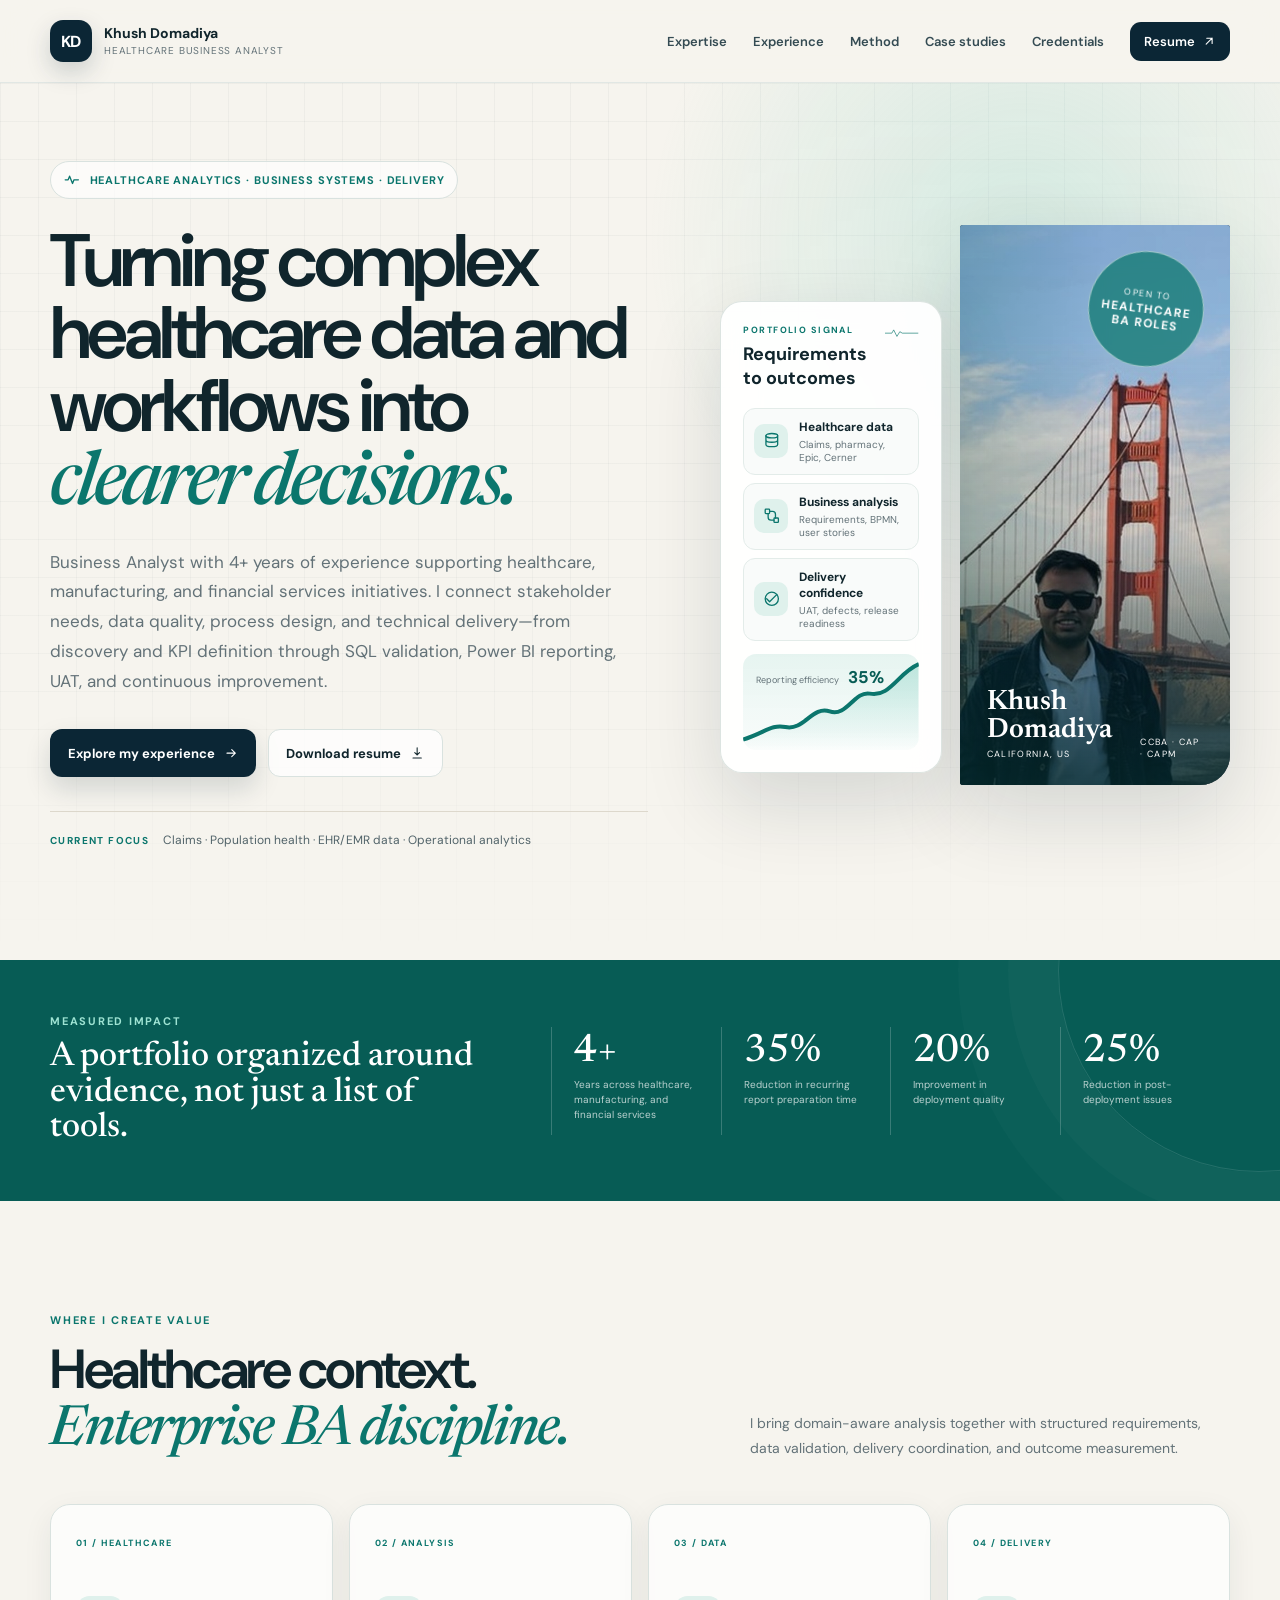
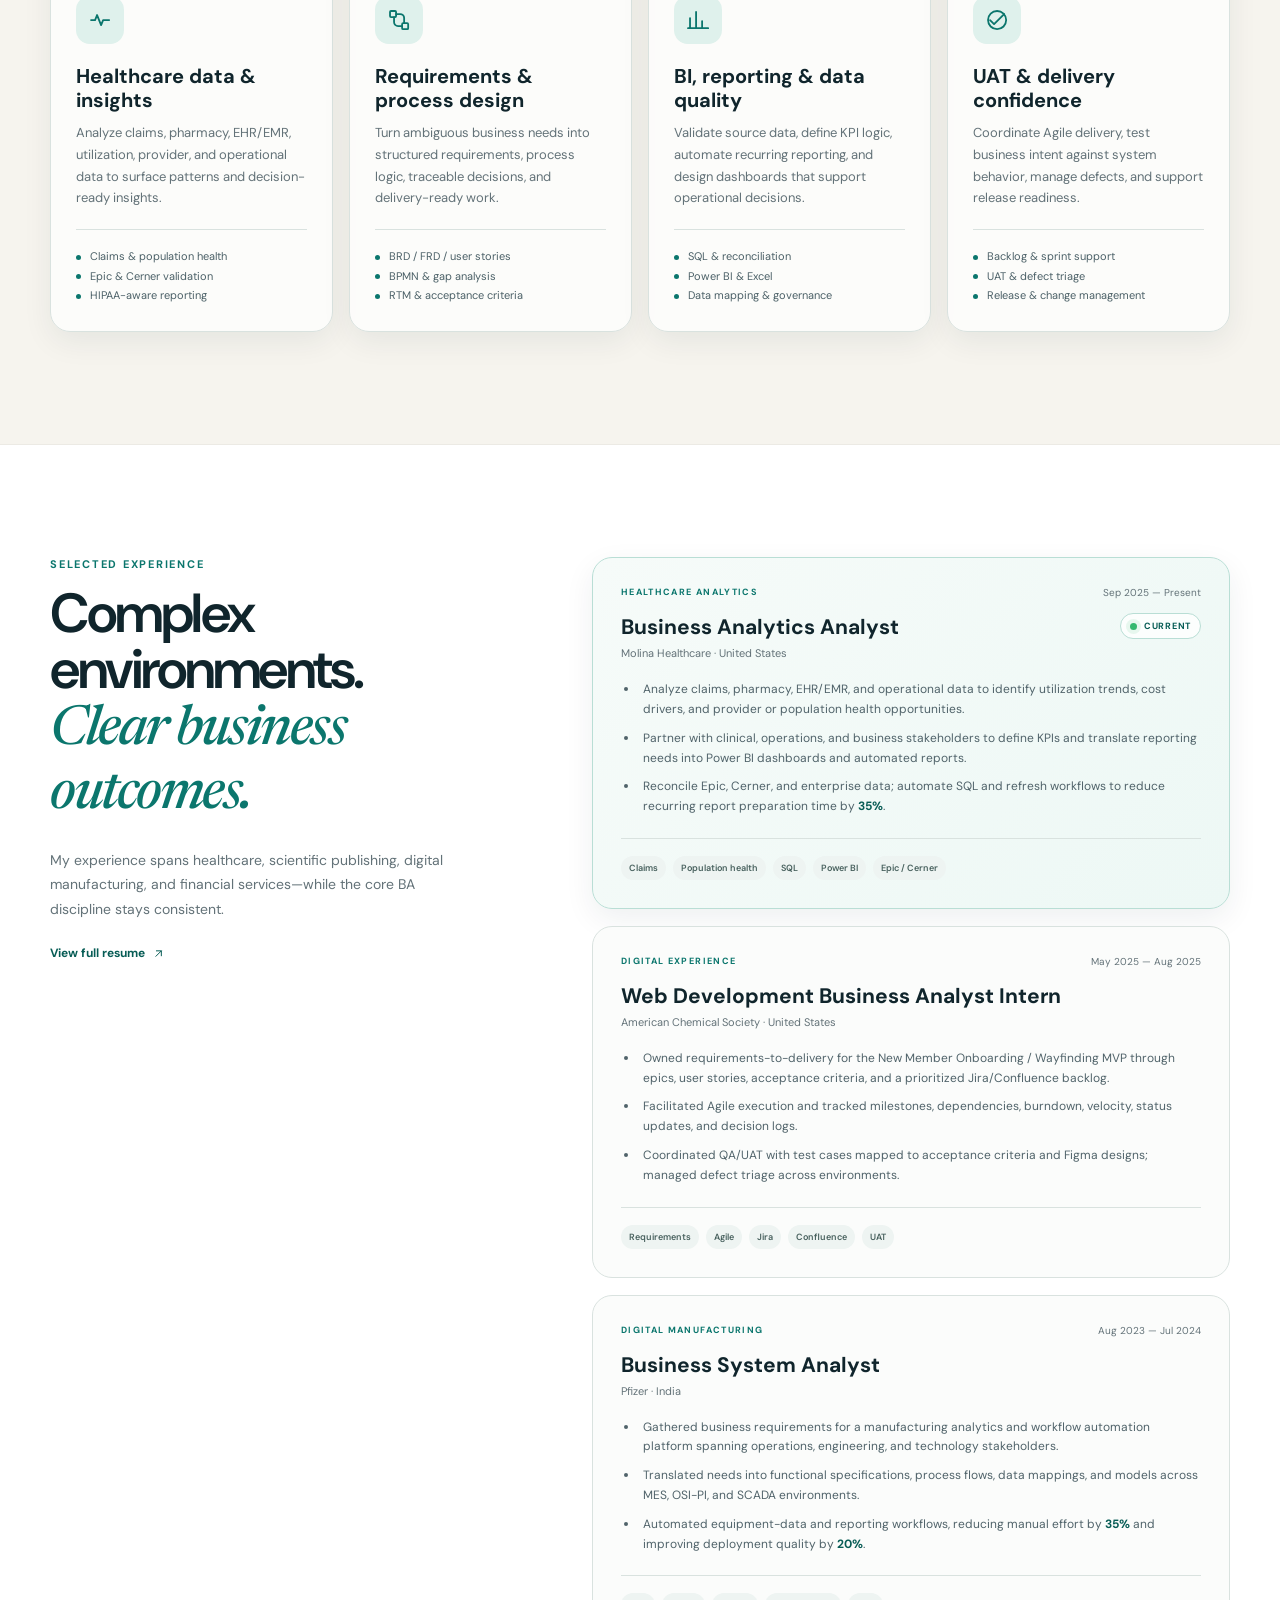
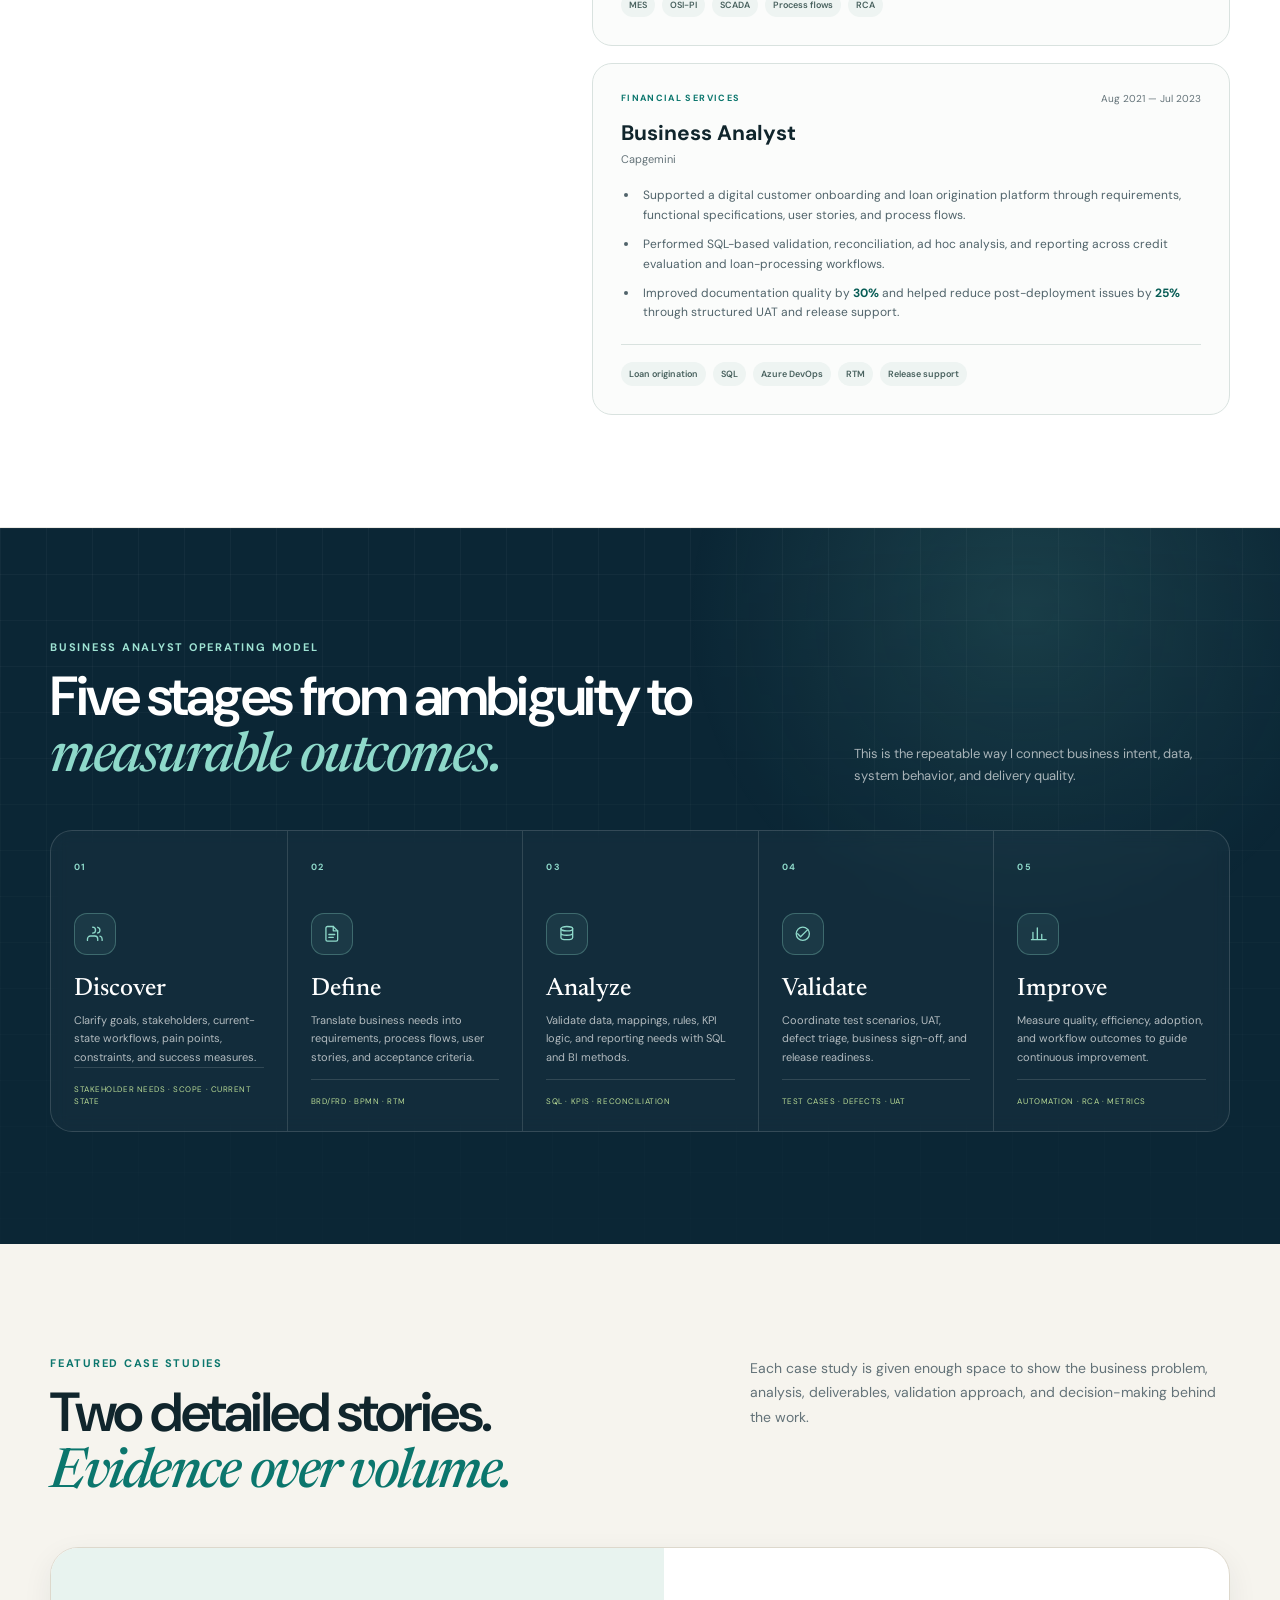
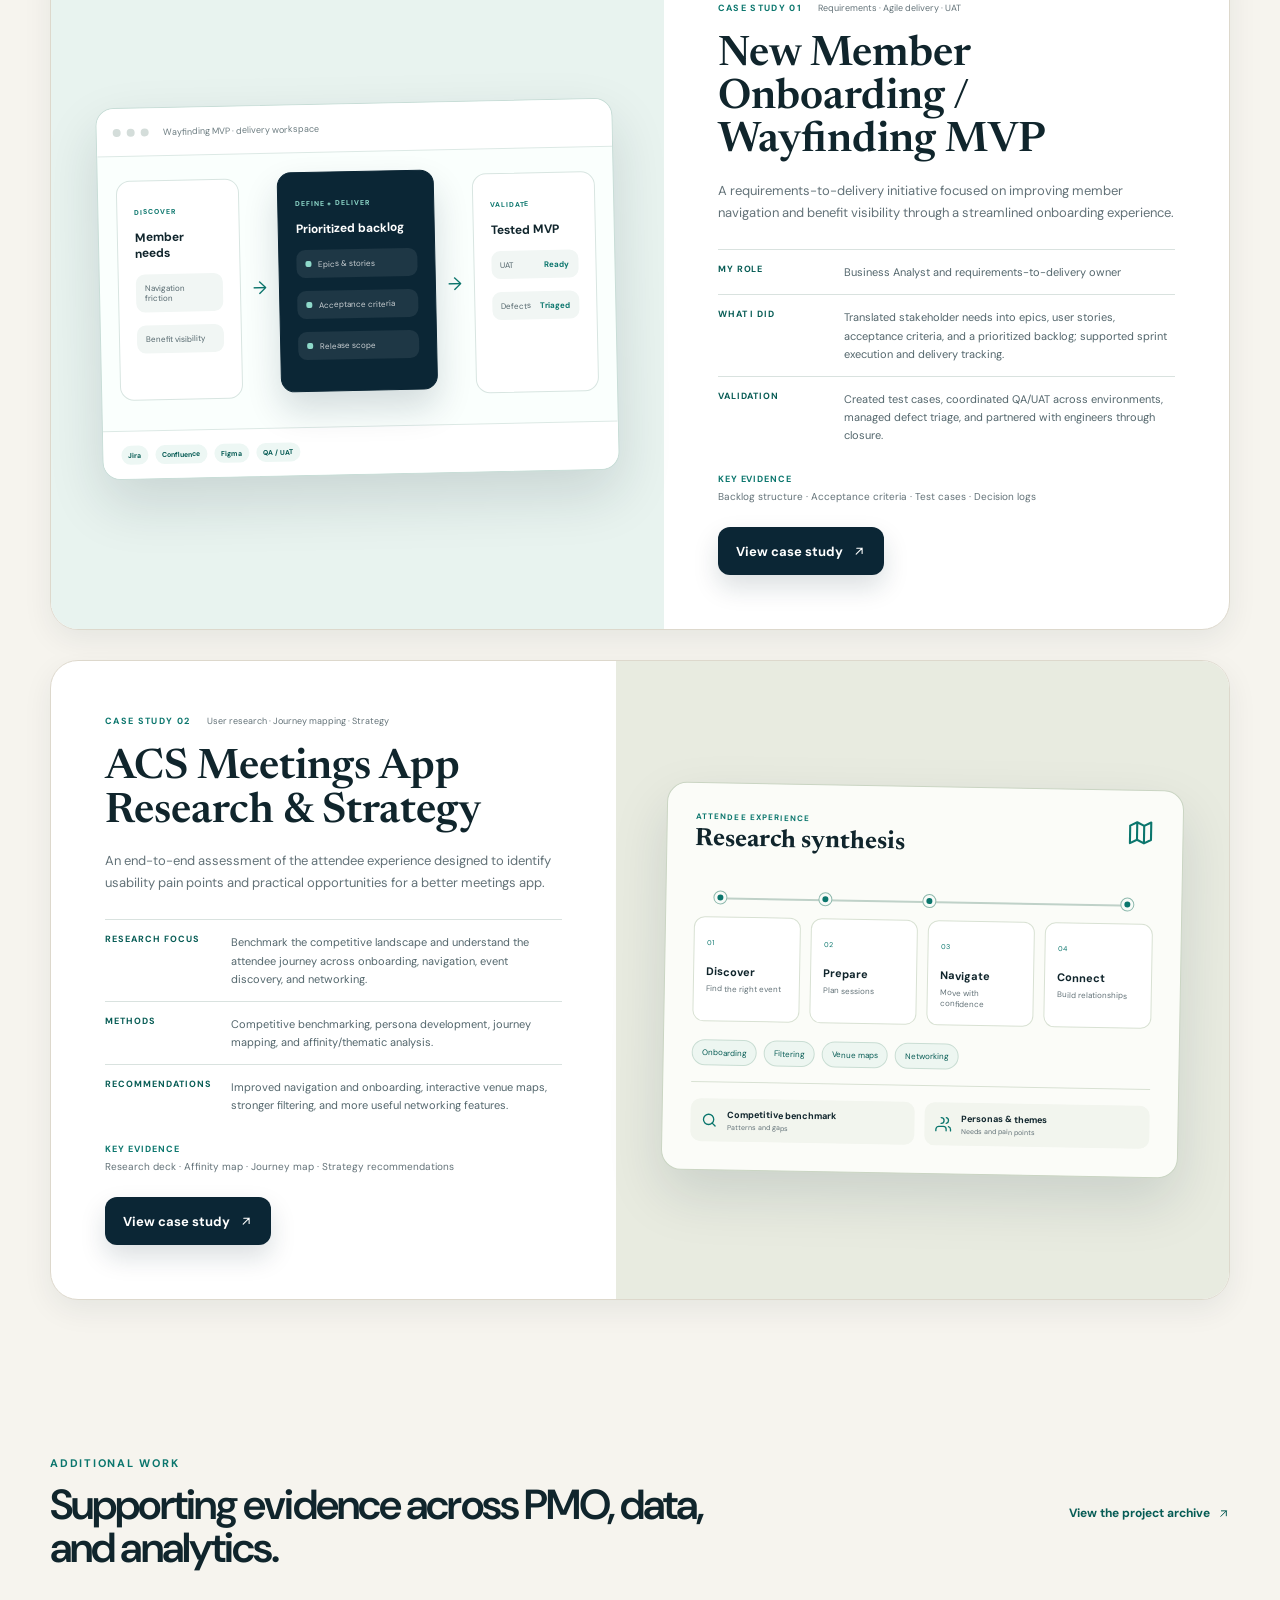
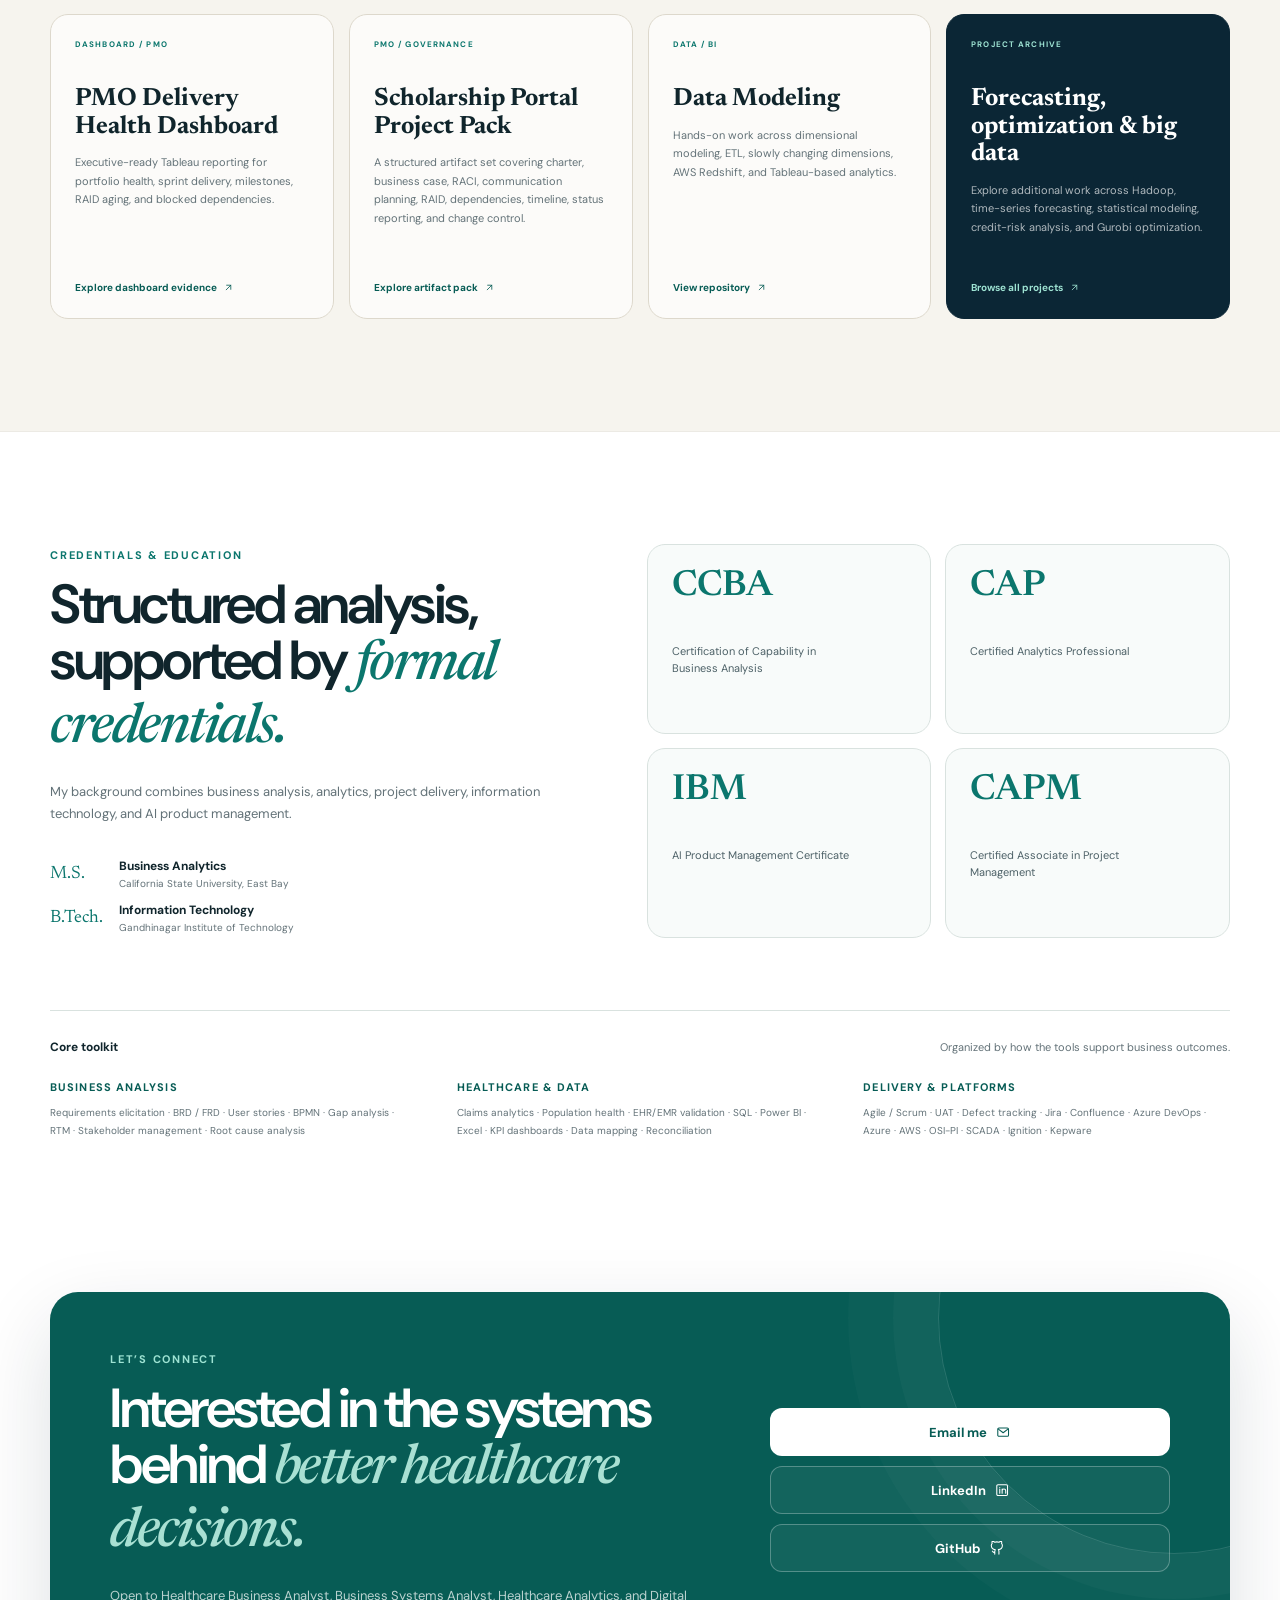
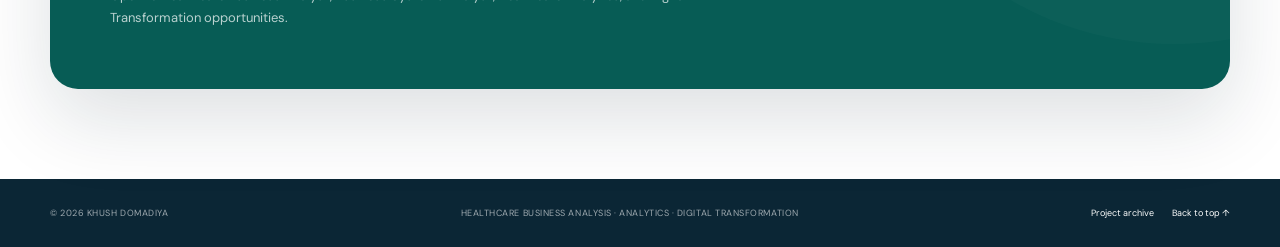
<file: index.html>
<!doctype html>
<html lang="en">
<head>
  <meta charset="utf-8">
  <meta name="viewport" content="width=device-width, initial-scale=1">
  <meta name="theme-color" content="#0b2635">
  <meta name="description" content="Portfolio of Khush Domadiya, a healthcare-focused Business Analyst specializing in claims analytics, EHR/EMR data validation, requirements, Power BI, SQL, UAT, and process improvement.">
  <meta name="author" content="Khush Domadiya">
  <meta name="robots" content="index, follow">
  <link rel="canonical" href="https://khush-domadia.github.io/">
  <meta property="og:type" content="website">
  <meta property="og:title" content="Khush Domadiya | Healthcare Business Analyst">
  <meta property="og:description" content="Healthcare analytics, business systems, requirements, SQL, Power BI, UAT, and process improvement.">
  <meta property="og:url" content="https://khush-domadia.github.io/">
  <meta property="og:image" content="https://khush-domadia.github.io/images/headshot.jpg">
  <meta name="twitter:card" content="summary_large_image">
  <meta name="twitter:title" content="Khush Domadiya | Healthcare Business Analyst">
  <meta name="twitter:description" content="Healthcare analytics, business systems, requirements, SQL, Power BI, UAT, and process improvement.">
  <link rel="icon" href="favicon.svg" type="image/svg+xml">
  <title>Khush Domadiya | Healthcare Business Analyst</title>
  <link rel="preconnect" href="https://fonts.googleapis.com">
  <link rel="preconnect" href="https://fonts.gstatic.com" crossorigin>
  <link href="https://fonts.googleapis.com/css2?family=DM+Sans:wght@400;500;600;700&family=Newsreader:opsz,wght@6..72,500;6..72,600&display=swap" rel="stylesheet">
  <link rel="stylesheet" href="styles.css">
</head>
<body>
  <a class="skip-link" href="#main-content">Skip to main content</a>
  <div class="scroll-progress" aria-hidden="true"><span></span></div>

  <svg class="icon-sprite" aria-hidden="true">
    <symbol id="icon-arrow" viewBox="0 0 24 24"><path d="M5 12h14M13 6l6 6-6 6"/></symbol>
    <symbol id="icon-up-right" viewBox="0 0 24 24"><path d="M7 17 17 7M8 7h9v9"/></symbol>
    <symbol id="icon-download" viewBox="0 0 24 24"><path d="M12 3v12m0 0 4-4m-4 4-4-4M5 20h14"/></symbol>
    <symbol id="icon-mail" viewBox="0 0 24 24"><rect x="3" y="5" width="18" height="14" rx="2"/><path d="m4 7 8 6 8-6"/></symbol>
    <symbol id="icon-linkedin" viewBox="0 0 24 24"><rect x="3" y="3" width="18" height="18" rx="2"/><path d="M8 10v7M8 7.5v.01M12 17v-4a3 3 0 0 1 6 0v4M12 10v7"/></symbol>
    <symbol id="icon-github" viewBox="0 0 24 24"><path d="M15 22v-4a4.8 4.8 0 0 0-1-3.5c3.3-.4 6.8-1.6 6.8-7A5.4 5.4 0 0 0 19.4 4 5 5 0 0 0 19.3.5S18.2.1 15 2a13.4 13.4 0 0 0-7 0C4.8.1 3.7.5 3.7.5A5 5 0 0 0 3.6 4a5.4 5.4 0 0 0-1.4 3.7c0 5.4 3.5 6.6 6.8 7A4.8 4.8 0 0 0 8 18v4M8 19c-3 .9-3-1.5-4-2"/></symbol>
    <symbol id="icon-pulse" viewBox="0 0 24 24"><path d="M3 12h4l2-5 4 10 2-5h6"/></symbol>
    <symbol id="icon-database" viewBox="0 0 24 24"><ellipse cx="12" cy="5" rx="8" ry="3"/><path d="M4 5v6c0 1.7 3.6 3 8 3s8-1.3 8-3V5M4 11v6c0 1.7 3.6 3 8 3s8-1.3 8-3v-6"/></symbol>
    <symbol id="icon-workflow" viewBox="0 0 24 24"><rect x="3" y="3" width="6" height="6" rx="1"/><rect x="15" y="15" width="6" height="6" rx="1"/><path d="M9 6h4a4 4 0 0 1 4 4v5M15 18h-4a4 4 0 0 1-4-4V9"/></symbol>
    <symbol id="icon-chart" viewBox="0 0 24 24"><path d="M4 20V10M10 20V4M16 20v-7M22 20H2"/></symbol>
    <symbol id="icon-check" viewBox="0 0 24 24"><path d="m5 12 4 4L19 6"/><circle cx="12" cy="12" r="9"/></symbol>
    <symbol id="icon-people" viewBox="0 0 24 24"><path d="M16 21v-2a4 4 0 0 0-4-4H6a4 4 0 0 0-4 4v2M9 11a4 4 0 1 0 0-8M22 21v-2a4 4 0 0 0-3-3.87M16 3.13a4 4 0 0 1 0 7.75"/></symbol>
    <symbol id="icon-file" viewBox="0 0 24 24"><path d="M14 2H6a2 2 0 0 0-2 2v16a2 2 0 0 0 2 2h12a2 2 0 0 0 2-2V8z"/><path d="M14 2v6h6M8 13h8M8 17h6"/></symbol>
    <symbol id="icon-search" viewBox="0 0 24 24"><circle cx="11" cy="11" r="7"/><path d="m20 20-4-4"/></symbol>
    <symbol id="icon-map" viewBox="0 0 24 24"><path d="m3 6 6-3 6 3 6-3v15l-6 3-6-3-6 3zM9 3v15M15 6v15"/></symbol>
  </svg>

  <header class="site-header" id="top">
    <div class="container nav-shell">
      <a class="brand" href="#top" aria-label="Khush Domadiya home">
        <span class="brand-mark">KD</span>
        <span class="brand-copy"><strong>Khush Domadiya</strong><small>Healthcare Business Analyst</small></span>
      </a>

      <button class="menu-toggle" type="button" aria-expanded="false" aria-controls="primary-nav" aria-label="Open navigation">
        <span></span><span></span>
      </button>

      <nav class="primary-nav" id="primary-nav" aria-label="Primary navigation">
        <a href="#expertise">Expertise</a>
        <a href="#experience">Experience</a>
        <a href="#method">Method</a>
        <a href="#case-studies">Case studies</a>
        <a href="#credentials">Credentials</a>
        <a class="nav-resume" href="assets/Resume.pdf" target="_blank" rel="noopener noreferrer">
          Resume <svg><use href="#icon-up-right"></use></svg>
        </a>
      </nav>
    </div>
  </header>

  <main id="main-content">
    <section class="hero section-pad">
      <div class="container hero-grid">
        <div class="hero-copy" data-reveal>
          <p class="eyebrow"><svg><use href="#icon-pulse"></use></svg> Healthcare analytics · Business systems · Delivery</p>
          <h1>Turning complex healthcare data and workflows into <em>clearer decisions.</em></h1>
          <p class="hero-lead">Business Analyst with 4+ years of experience supporting healthcare, manufacturing, and financial services initiatives. I connect stakeholder needs, data quality, process design, and technical delivery—from discovery and KPI definition through SQL validation, Power BI reporting, UAT, and continuous improvement.</p>
          <div class="hero-actions">
            <a class="button button-primary" href="#experience">Explore my experience <svg><use href="#icon-arrow"></use></svg></a>
            <a class="button button-secondary" href="assets/Resume.pdf" target="_blank" rel="noopener noreferrer">Download resume <svg><use href="#icon-download"></use></svg></a>
          </div>
          <div class="hero-focus" aria-label="Current focus areas">
            <span>Current focus</span>
            <p>Claims · Population health · EHR/EMR data · Operational analytics</p>
          </div>
        </div>

        <div class="hero-visual" data-reveal data-delay="120">
          <div class="portrait-card">
            <img src="images/headshot.jpg" alt="Khush Domadiya standing near the Golden Gate Bridge">
            <div class="portrait-wash"></div>
            <div class="availability-stamp"><span>Open to</span><strong>Healthcare<br>BA roles</strong></div>
            <div class="portrait-caption">
              <div><strong>Khush Domadiya</strong><span>California, US</span></div>
              <p>CCBA · CAP · CAPM</p>
            </div>
          </div>

          <aside class="insight-panel" aria-label="Healthcare analytics profile snapshot">
            <div class="insight-heading">
              <div><span>Portfolio signal</span><strong>Requirements to outcomes</strong></div>
              <svg class="pulse-line" viewBox="0 0 92 28" role="img" aria-label="Pulse line"><path d="M1 15h18l5-9 9 18 8-13 7 4h43"/></svg>
            </div>
            <div class="insight-list">
              <div><span class="insight-icon"><svg><use href="#icon-database"></use></svg></span><p><strong>Healthcare data</strong><small>Claims, pharmacy, Epic, Cerner</small></p></div>
              <div><span class="insight-icon"><svg><use href="#icon-workflow"></use></svg></span><p><strong>Business analysis</strong><small>Requirements, BPMN, user stories</small></p></div>
              <div><span class="insight-icon"><svg><use href="#icon-check"></use></svg></span><p><strong>Delivery confidence</strong><small>UAT, defects, release readiness</small></p></div>
            </div>
            <div class="micro-chart">
              <div><span>Reporting efficiency</span><strong>35%</strong></div>
              <svg viewBox="0 0 380 92" preserveAspectRatio="none" aria-hidden="true"><defs><linearGradient id="chartFill" x1="0" y1="0" x2="0" y2="1"><stop offset="0" stop-color="#6fc9b8" stop-opacity=".36"/><stop offset="1" stop-color="#6fc9b8" stop-opacity="0"/></linearGradient></defs><path class="chart-area" d="M0 82 C46 76 61 67 92 70 C132 74 151 49 188 55 C224 61 242 35 275 38 C318 42 337 18 380 10 L380 92 L0 92Z"/><path class="chart-line" d="M0 82 C46 76 61 67 92 70 C132 74 151 49 188 55 C224 61 242 35 275 38 C318 42 337 18 380 10"/></svg>
            </div>
          </aside>
        </div>
      </div>
    </section>

    <section class="impact-band" aria-label="Selected impact metrics">
      <div class="container impact-grid">
        <div class="impact-intro" data-reveal>
          <p class="section-kicker light">Measured impact</p>
          <h2>A portfolio organized around evidence, not just a list of tools.</h2>
        </div>
        <div class="metrics" data-reveal data-delay="80">
          <article><strong>4+</strong><span>Years across healthcare, manufacturing, and financial services</span></article>
          <article><strong>35%</strong><span>Reduction in recurring report preparation time</span></article>
          <article><strong>20%</strong><span>Improvement in deployment quality</span></article>
          <article><strong>25%</strong><span>Reduction in post-deployment issues</span></article>
        </div>
      </div>
    </section>

    <section class="section-pad" id="expertise">
      <div class="container">
        <div class="section-heading split-heading" data-reveal>
          <div>
            <p class="section-kicker">Where I create value</p>
            <h2>Healthcare context.<br><em>Enterprise BA discipline.</em></h2>
          </div>
          <p>I bring domain-aware analysis together with structured requirements, data validation, delivery coordination, and outcome measurement.</p>
        </div>

        <div class="expertise-grid">
          <article class="expertise-card" data-reveal>
            <span class="card-index">01 / HEALTHCARE</span>
            <div class="card-icon"><svg><use href="#icon-pulse"></use></svg></div>
            <h3>Healthcare data & insights</h3>
            <p>Analyze claims, pharmacy, EHR/EMR, utilization, provider, and operational data to surface patterns and decision-ready insights.</p>
            <ul><li>Claims & population health</li><li>Epic & Cerner validation</li><li>HIPAA-aware reporting</li></ul>
          </article>
          <article class="expertise-card" data-reveal data-delay="60">
            <span class="card-index">02 / ANALYSIS</span>
            <div class="card-icon"><svg><use href="#icon-workflow"></use></svg></div>
            <h3>Requirements & process design</h3>
            <p>Turn ambiguous business needs into structured requirements, process logic, traceable decisions, and delivery-ready work.</p>
            <ul><li>BRD / FRD / user stories</li><li>BPMN & gap analysis</li><li>RTM & acceptance criteria</li></ul>
          </article>
          <article class="expertise-card" data-reveal data-delay="120">
            <span class="card-index">03 / DATA</span>
            <div class="card-icon"><svg><use href="#icon-chart"></use></svg></div>
            <h3>BI, reporting & data quality</h3>
            <p>Validate source data, define KPI logic, automate recurring reporting, and design dashboards that support operational decisions.</p>
            <ul><li>SQL & reconciliation</li><li>Power BI & Excel</li><li>Data mapping & governance</li></ul>
          </article>
          <article class="expertise-card" data-reveal data-delay="180">
            <span class="card-index">04 / DELIVERY</span>
            <div class="card-icon"><svg><use href="#icon-check"></use></svg></div>
            <h3>UAT & delivery confidence</h3>
            <p>Coordinate Agile delivery, test business intent against system behavior, manage defects, and support release readiness.</p>
            <ul><li>Backlog & sprint support</li><li>UAT & defect triage</li><li>Release & change management</li></ul>
          </article>
        </div>
      </div>
    </section>

    <section class="section-pad experience-section" id="experience">
      <div class="container experience-layout">
        <aside class="experience-intro" data-reveal>
          <p class="section-kicker">Selected experience</p>
          <h2>Complex environments.<br><em>Clear business outcomes.</em></h2>
          <p>My experience spans healthcare, scientific publishing, digital manufacturing, and financial services—while the core BA discipline stays consistent.</p>
          <a class="text-link" href="assets/Resume.pdf" target="_blank" rel="noopener noreferrer">View full resume <svg><use href="#icon-up-right"></use></svg></a>
        </aside>

        <div class="experience-list">
          <article class="experience-card current" data-reveal>
            <div class="experience-topline">
              <span class="domain-tag">Healthcare analytics</span>
              <time>Sep 2025 — Present</time>
            </div>
            <div class="experience-title">
              <div><h3>Business Analytics Analyst</h3><p>Molina Healthcare · United States</p></div>
              <span class="current-pill"><i></i>Current</span>
            </div>
            <ul>
              <li>Analyze claims, pharmacy, EHR/EMR, and operational data to identify utilization trends, cost drivers, and provider or population health opportunities.</li>
              <li>Partner with clinical, operations, and business stakeholders to define KPIs and translate reporting needs into Power BI dashboards and automated reports.</li>
              <li>Reconcile Epic, Cerner, and enterprise data; automate SQL and refresh workflows to reduce recurring report preparation time by <strong>35%</strong>.</li>
            </ul>
            <div class="experience-tags"><span>Claims</span><span>Population health</span><span>SQL</span><span>Power BI</span><span>Epic / Cerner</span></div>
          </article>

          <article class="experience-card" data-reveal>
            <div class="experience-topline"><span class="domain-tag">Digital experience</span><time>May 2025 — Aug 2025</time></div>
            <div class="experience-title"><div><h3>Web Development Business Analyst Intern</h3><p>American Chemical Society · United States</p></div></div>
            <ul>
              <li>Owned requirements-to-delivery for the New Member Onboarding / Wayfinding MVP through epics, user stories, acceptance criteria, and a prioritized Jira/Confluence backlog.</li>
              <li>Facilitated Agile execution and tracked milestones, dependencies, burndown, velocity, status updates, and decision logs.</li>
              <li>Coordinated QA/UAT with test cases mapped to acceptance criteria and Figma designs; managed defect triage across environments.</li>
            </ul>
            <div class="experience-tags"><span>Requirements</span><span>Agile</span><span>Jira</span><span>Confluence</span><span>UAT</span></div>
          </article>

          <article class="experience-card" data-reveal>
            <div class="experience-topline"><span class="domain-tag">Digital manufacturing</span><time>Aug 2023 — Jul 2024</time></div>
            <div class="experience-title"><div><h3>Business System Analyst</h3><p>Pfizer · India</p></div></div>
            <ul>
              <li>Gathered business requirements for a manufacturing analytics and workflow automation platform spanning operations, engineering, and technology stakeholders.</li>
              <li>Translated needs into functional specifications, process flows, data mappings, and models across MES, OSI-PI, and SCADA environments.</li>
              <li>Automated equipment-data and reporting workflows, reducing manual effort by <strong>35%</strong> and improving deployment quality by <strong>20%</strong>.</li>
            </ul>
            <div class="experience-tags"><span>MES</span><span>OSI-PI</span><span>SCADA</span><span>Process flows</span><span>RCA</span></div>
          </article>

          <article class="experience-card" data-reveal>
            <div class="experience-topline"><span class="domain-tag">Financial services</span><time>Aug 2021 — Jul 2023</time></div>
            <div class="experience-title"><div><h3>Business Analyst</h3><p>Capgemini</p></div></div>
            <ul>
              <li>Supported a digital customer onboarding and loan origination platform through requirements, functional specifications, user stories, and process flows.</li>
              <li>Performed SQL-based validation, reconciliation, ad hoc analysis, and reporting across credit evaluation and loan-processing workflows.</li>
              <li>Improved documentation quality by <strong>30%</strong> and helped reduce post-deployment issues by <strong>25%</strong> through structured UAT and release support.</li>
            </ul>
            <div class="experience-tags"><span>Loan origination</span><span>SQL</span><span>Azure DevOps</span><span>RTM</span><span>Release support</span></div>
          </article>
        </div>
      </div>
    </section>

    <section class="method-section section-pad" id="method">
      <div class="container">
        <div class="method-heading" data-reveal>
          <div><p class="section-kicker light">Business Analyst operating model</p><h2>Five stages from ambiguity to <em>measurable outcomes.</em></h2></div>
          <p>This is the repeatable way I connect business intent, data, system behavior, and delivery quality.</p>
        </div>

        <div class="method-grid" data-reveal data-delay="80">
          <article class="method-step">
            <span>01</span><div class="method-icon"><svg><use href="#icon-people"></use></svg></div><h3>Discover</h3><p>Clarify goals, stakeholders, current-state workflows, pain points, constraints, and success measures.</p><small>Stakeholder needs · Scope · Current state</small>
          </article>
          <article class="method-step">
            <span>02</span><div class="method-icon"><svg><use href="#icon-file"></use></svg></div><h3>Define</h3><p>Translate business needs into requirements, process flows, user stories, and acceptance criteria.</p><small>BRD/FRD · BPMN · RTM</small>
          </article>
          <article class="method-step">
            <span>03</span><div class="method-icon"><svg><use href="#icon-database"></use></svg></div><h3>Analyze</h3><p>Validate data, mappings, rules, KPI logic, and reporting needs with SQL and BI methods.</p><small>SQL · KPIs · Reconciliation</small>
          </article>
          <article class="method-step">
            <span>04</span><div class="method-icon"><svg><use href="#icon-check"></use></svg></div><h3>Validate</h3><p>Coordinate test scenarios, UAT, defect triage, business sign-off, and release readiness.</p><small>Test cases · Defects · UAT</small>
          </article>
          <article class="method-step">
            <span>05</span><div class="method-icon"><svg><use href="#icon-chart"></use></svg></div><h3>Improve</h3><p>Measure quality, efficiency, adoption, and workflow outcomes to guide continuous improvement.</p><small>Automation · RCA · Metrics</small>
          </article>
        </div>
      </div>
    </section>

    <section class="section-pad case-section" id="case-studies">
      <div class="container">
        <div class="section-heading case-heading" data-reveal>
          <div><p class="section-kicker">Featured case studies</p><h2>Two detailed stories.<br><em>Evidence over volume.</em></h2></div>
          <p>Each case study is given enough space to show the business problem, analysis, deliverables, validation approach, and decision-making behind the work.</p>
        </div>

        <article class="case-study case-one" data-reveal>
          <div class="case-visual workflow-visual" aria-label="Illustration of the onboarding case study workflow">
            <div class="visual-window">
              <div class="window-bar"><span></span><span></span><span></span><p>Wayfinding MVP · delivery workspace</p></div>
              <div class="workflow-columns">
                <div class="workflow-column"><small>DISCOVER</small><strong>Member needs</strong><div class="mini-note">Navigation friction</div><div class="mini-note">Benefit visibility</div></div>
                <div class="workflow-arrow">→</div>
                <div class="workflow-column accent"><small>DEFINE + DELIVER</small><strong>Prioritized backlog</strong><div class="story-row"><i></i><span>Epics & stories</span></div><div class="story-row"><i></i><span>Acceptance criteria</span></div><div class="story-row"><i></i><span>Release scope</span></div></div>
                <div class="workflow-arrow">→</div>
                <div class="workflow-column"><small>VALIDATE</small><strong>Tested MVP</strong><div class="status-row"><span>UAT</span><b>Ready</b></div><div class="status-row"><span>Defects</span><b>Triaged</b></div></div>
              </div>
              <div class="visual-footer"><span>Jira</span><span>Confluence</span><span>Figma</span><span>QA / UAT</span></div>
            </div>
          </div>

          <div class="case-copy">
            <div class="case-meta"><span>Case study 01</span><p>Requirements · Agile delivery · UAT</p></div>
            <h3>New Member Onboarding / Wayfinding MVP</h3>
            <p class="case-lead">A requirements-to-delivery initiative focused on improving member navigation and benefit visibility through a streamlined onboarding experience.</p>
            <dl class="case-facts">
              <div><dt>My role</dt><dd>Business Analyst and requirements-to-delivery owner</dd></div>
              <div><dt>What I did</dt><dd>Translated stakeholder needs into epics, user stories, acceptance criteria, and a prioritized backlog; supported sprint execution and delivery tracking.</dd></div>
              <div><dt>Validation</dt><dd>Created test cases, coordinated QA/UAT across environments, managed defect triage, and partnered with engineers through closure.</dd></div>
            </dl>
            <div class="case-artifacts"><span>Key evidence</span><p>Backlog structure · Acceptance criteria · Test cases · Decision logs</p></div>
            <a class="button button-primary" href="assets/wayfinding%20case%20study.pdf" target="_blank" rel="noopener noreferrer">View case study <svg><use href="#icon-up-right"></use></svg></a>
          </div>
        </article>

        <article class="case-study case-two" data-reveal>
          <div class="case-copy">
            <div class="case-meta"><span>Case study 02</span><p>User research · Journey mapping · Strategy</p></div>
            <h3>ACS Meetings App Research & Strategy</h3>
            <p class="case-lead">An end-to-end assessment of the attendee experience designed to identify usability pain points and practical opportunities for a better meetings app.</p>
            <dl class="case-facts">
              <div><dt>Research focus</dt><dd>Benchmark the competitive landscape and understand the attendee journey across onboarding, navigation, event discovery, and networking.</dd></div>
              <div><dt>Methods</dt><dd>Competitive benchmarking, persona development, journey mapping, and affinity/thematic analysis.</dd></div>
              <div><dt>Recommendations</dt><dd>Improved navigation and onboarding, interactive venue maps, stronger filtering, and more useful networking features.</dd></div>
            </dl>
            <div class="case-artifacts"><span>Key evidence</span><p>Research deck · Affinity map · Journey map · Strategy recommendations</p></div>
            <a class="button button-primary" href="assets/ACS%20Meetings%20APP%20case%20study.pdf" target="_blank" rel="noopener noreferrer">View case study <svg><use href="#icon-up-right"></use></svg></a>
          </div>

          <div class="case-visual journey-visual" aria-label="Illustration of the meetings app attendee journey">
            <div class="journey-board">
              <div class="journey-top"><div><span>ATTENDEE EXPERIENCE</span><strong>Research synthesis</strong></div><svg><use href="#icon-map"></use></svg></div>
              <div class="journey-line"><i></i><i></i><i></i><i></i></div>
              <div class="journey-stages">
                <div><span>01</span><strong>Discover</strong><small>Find the right event</small></div>
                <div><span>02</span><strong>Prepare</strong><small>Plan sessions</small></div>
                <div><span>03</span><strong>Navigate</strong><small>Move with confidence</small></div>
                <div><span>04</span><strong>Connect</strong><small>Build relationships</small></div>
              </div>
              <div class="insight-cloud"><span>Onboarding</span><span>Filtering</span><span>Venue maps</span><span>Networking</span></div>
              <div class="research-stack"><div><svg><use href="#icon-search"></use></svg><p><strong>Competitive benchmark</strong><small>Patterns and gaps</small></p></div><div><svg><use href="#icon-people"></use></svg><p><strong>Personas & themes</strong><small>Needs and pain points</small></p></div></div>
            </div>
          </div>
        </article>
      </div>
    </section>

    <section class="section-pad additional-section" id="additional-work">
      <div class="container">
        <div class="section-heading compact-heading" data-reveal>
          <div><p class="section-kicker">Additional work</p><h2>Supporting evidence across PMO, data, and analytics.</h2></div>
          <a class="text-link" href="projects.html">View the project archive <svg><use href="#icon-up-right"></use></svg></a>
        </div>

        <div class="project-grid">
          <article class="project-card" data-reveal>
            <span>DASHBOARD / PMO</span>
            <h3>PMO Delivery Health Dashboard</h3>
            <p>Executive-ready Tableau reporting for portfolio health, sprint delivery, milestones, RAID aging, and blocked dependencies.</p>
            <a href="pmo-dashboard.html">Explore dashboard evidence <svg><use href="#icon-up-right"></use></svg></a>
          </article>
          <article class="project-card" data-reveal data-delay="50">
            <span>PMO / GOVERNANCE</span>
            <h3>Scholarship Portal Project Pack</h3>
            <p>A structured artifact set covering charter, business case, RACI, communication planning, RAID, dependencies, timeline, status reporting, and change control.</p>
            <a href="pmo-project-pack.html">Explore artifact pack <svg><use href="#icon-up-right"></use></svg></a>
          </article>
          <article class="project-card" data-reveal data-delay="100">
            <span>DATA / BI</span>
            <h3>Data Modeling</h3>
            <p>Hands-on work across dimensional modeling, ETL, slowly changing dimensions, AWS Redshift, and Tableau-based analytics.</p>
            <a href="https://github.com/Khush-domadia/Data-Modeling" target="_blank" rel="noopener noreferrer">View repository <svg><use href="#icon-up-right"></use></svg></a>
          </article>
          <article class="project-card project-card-emphasis" data-reveal data-delay="150">
            <span>PROJECT ARCHIVE</span>
            <h3>Forecasting, optimization & big data</h3>
            <p>Explore additional work across Hadoop, time-series forecasting, statistical modeling, credit-risk analysis, and Gurobi optimization.</p>
            <a href="projects.html">Browse all projects <svg><use href="#icon-up-right"></use></svg></a>
          </article>
        </div>
      </div>
    </section>

    <section class="section-pad credentials-section" id="credentials">
      <div class="container credentials-layout">
        <div class="credentials-copy" data-reveal>
          <p class="section-kicker">Credentials & education</p>
          <h2>Structured analysis, supported by <em>formal credentials.</em></h2>
          <p>My background combines business analysis, analytics, project delivery, information technology, and AI product management.</p>
          <div class="education-list">
            <div><span>M.S.</span><p><strong>Business Analytics</strong><small>California State University, East Bay</small></p></div>
            <div><span>B.Tech.</span><p><strong>Information Technology</strong><small>Gandhinagar Institute of Technology</small></p></div>
          </div>
        </div>

        <div class="credential-grid" data-reveal data-delay="80">
          <article><strong>CCBA</strong><p>Certification of Capability in Business Analysis</p></article>
          <article><strong>CAP</strong><p>Certified Analytics Professional</p></article>
          <article><strong>IBM</strong><p>AI Product Management Certificate</p></article>
          <article><strong>CAPM</strong><p>Certified Associate in Project Management</p></article>
        </div>
      </div>

      <div class="container toolkit" data-reveal>
        <div class="toolkit-heading"><span>Core toolkit</span><p>Organized by how the tools support business outcomes.</p></div>
        <div class="tool-columns">
          <div><h3>Business analysis</h3><p>Requirements elicitation · BRD / FRD · User stories · BPMN · Gap analysis · RTM · Stakeholder management · Root cause analysis</p></div>
          <div><h3>Healthcare & data</h3><p>Claims analytics · Population health · EHR/EMR validation · SQL · Power BI · Excel · KPI dashboards · Data mapping · Reconciliation</p></div>
          <div><h3>Delivery & platforms</h3><p>Agile / Scrum · UAT · Defect tracking · Jira · Confluence · Azure DevOps · Azure · AWS · OSI-PI · SCADA · Ignition · Kepware</p></div>
        </div>
      </div>
    </section>

    <section class="contact-section" id="contact">
      <div class="container contact-card" data-reveal>
        <div class="contact-copy">
          <p class="section-kicker light">Let’s connect</p>
          <h2>Interested in the systems behind <em>better healthcare decisions.</em></h2>
          <p>Open to Healthcare Business Analyst, Business Systems Analyst, Healthcare Analytics, and Digital Transformation opportunities.</p>
        </div>
        <div class="contact-actions">
          <a class="button button-light" href="mailto:domadiyakhush05@gmail.com">Email me <svg><use href="#icon-mail"></use></svg></a>
          <a class="button button-outline-light" href="https://www.linkedin.com/in/khush-domadiya-3b13822a1/?profileId=ACoAAEjZC7UBkfqj549-r-LRI_HdqmbctVZXKyE" target="_blank" rel="noopener noreferrer">LinkedIn <svg><use href="#icon-linkedin"></use></svg></a>
          <a class="button button-outline-light" href="https://github.com/Khush-domadia" target="_blank" rel="noopener noreferrer">GitHub <svg><use href="#icon-github"></use></svg></a>
        </div>
      </div>
    </section>
  </main>

  <footer class="site-footer">
    <div class="container footer-inner">
      <p>© <span id="year"></span> Khush Domadiya</p>
      <p>Healthcare business analysis · Analytics · Digital transformation</p>
      <div class="footer-links"><a href="projects.html">Project archive</a><a href="#top">Back to top ↑</a></div>
    </div>
  </footer>

  <button class="back-to-top" type="button" aria-label="Back to top">↑</button>
  <script src="app.js"></script>
  <script type="application/ld+json">
  {
    "@context": "https://schema.org",
    "@type": "Person",
    "name": "Khush Domadiya",
    "url": "https://khush-domadia.github.io/",
    "image": "https://khush-domadia.github.io/images/headshot.jpg",
    "jobTitle": "Healthcare Business Analyst",
    "email": "mailto:domadiyakhush05@gmail.com",
    "address": {
      "@type": "PostalAddress",
      "addressRegion": "California",
      "addressCountry": "US"
    },
    "sameAs": [
      "https://www.linkedin.com/in/khush-domadiya",
      "https://github.com/Khush-domadia"
    ]
  }
  </script>
</body>
</html>
</file>
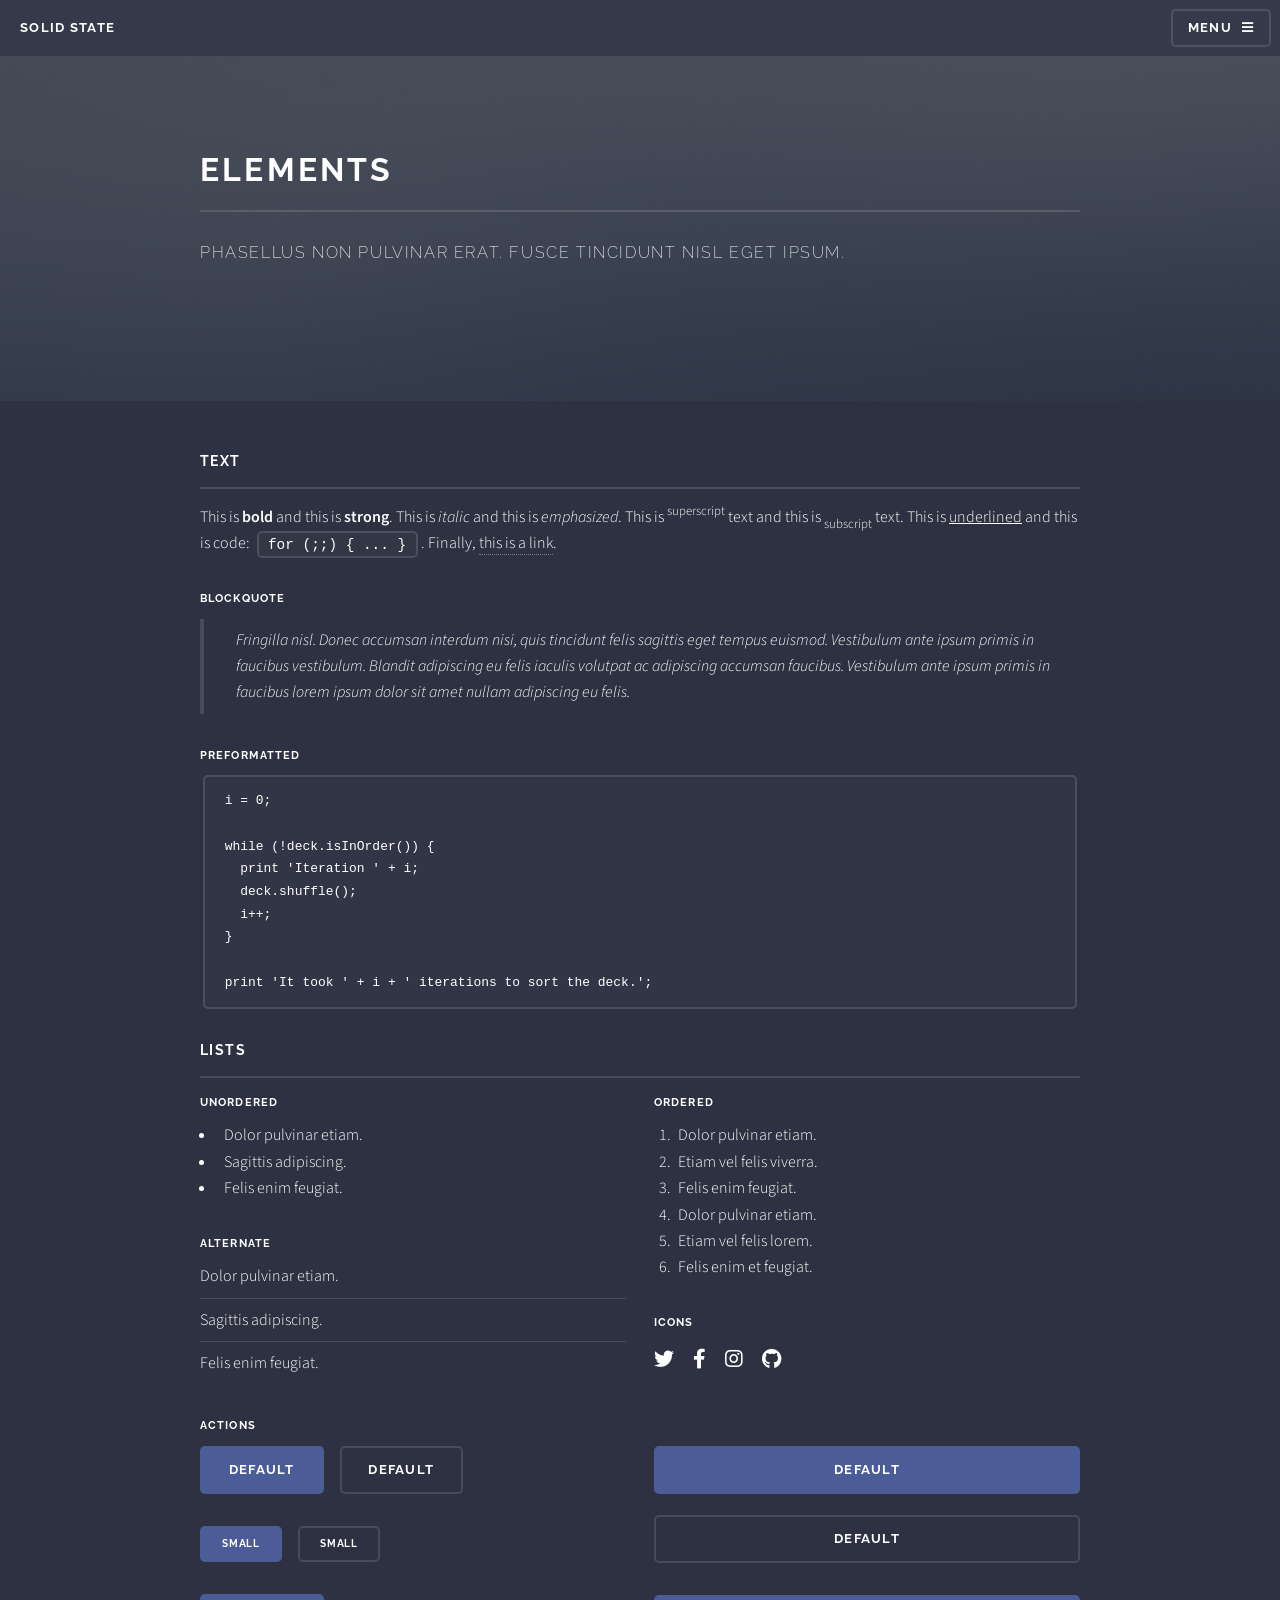
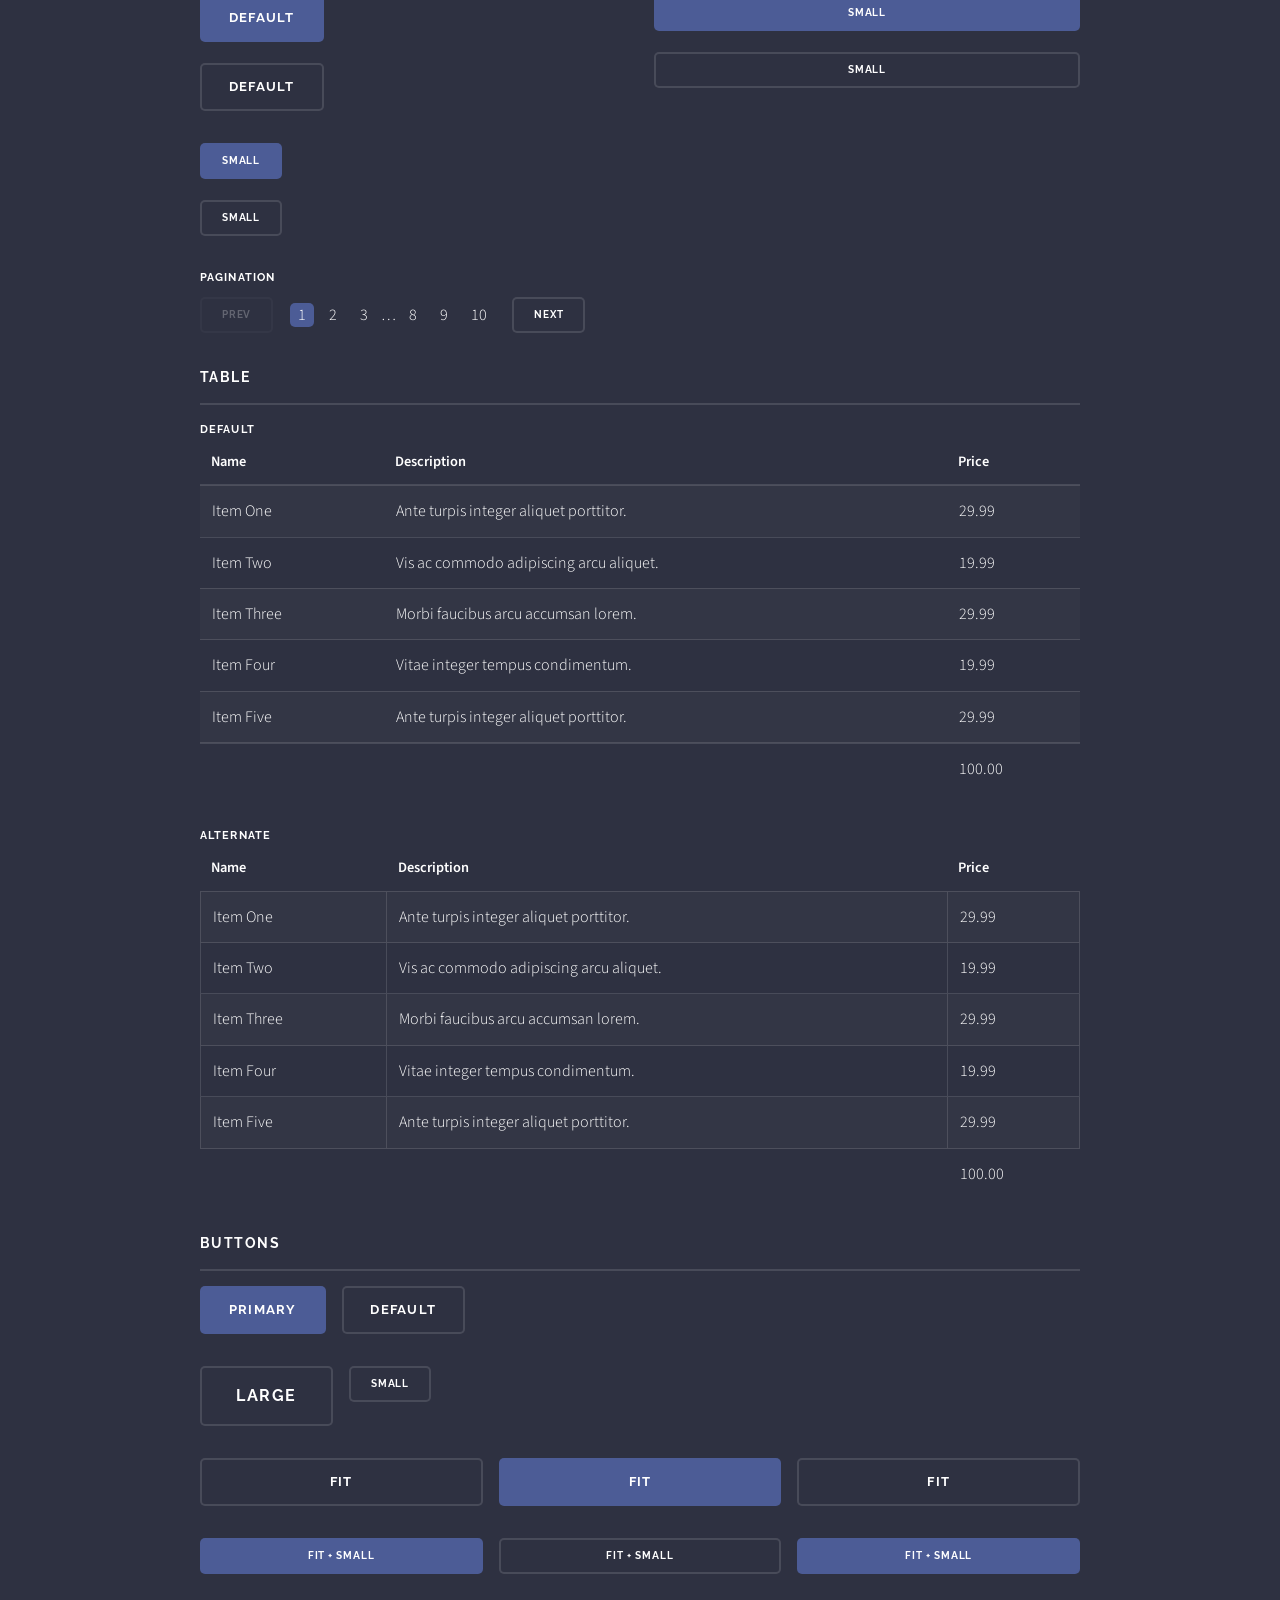
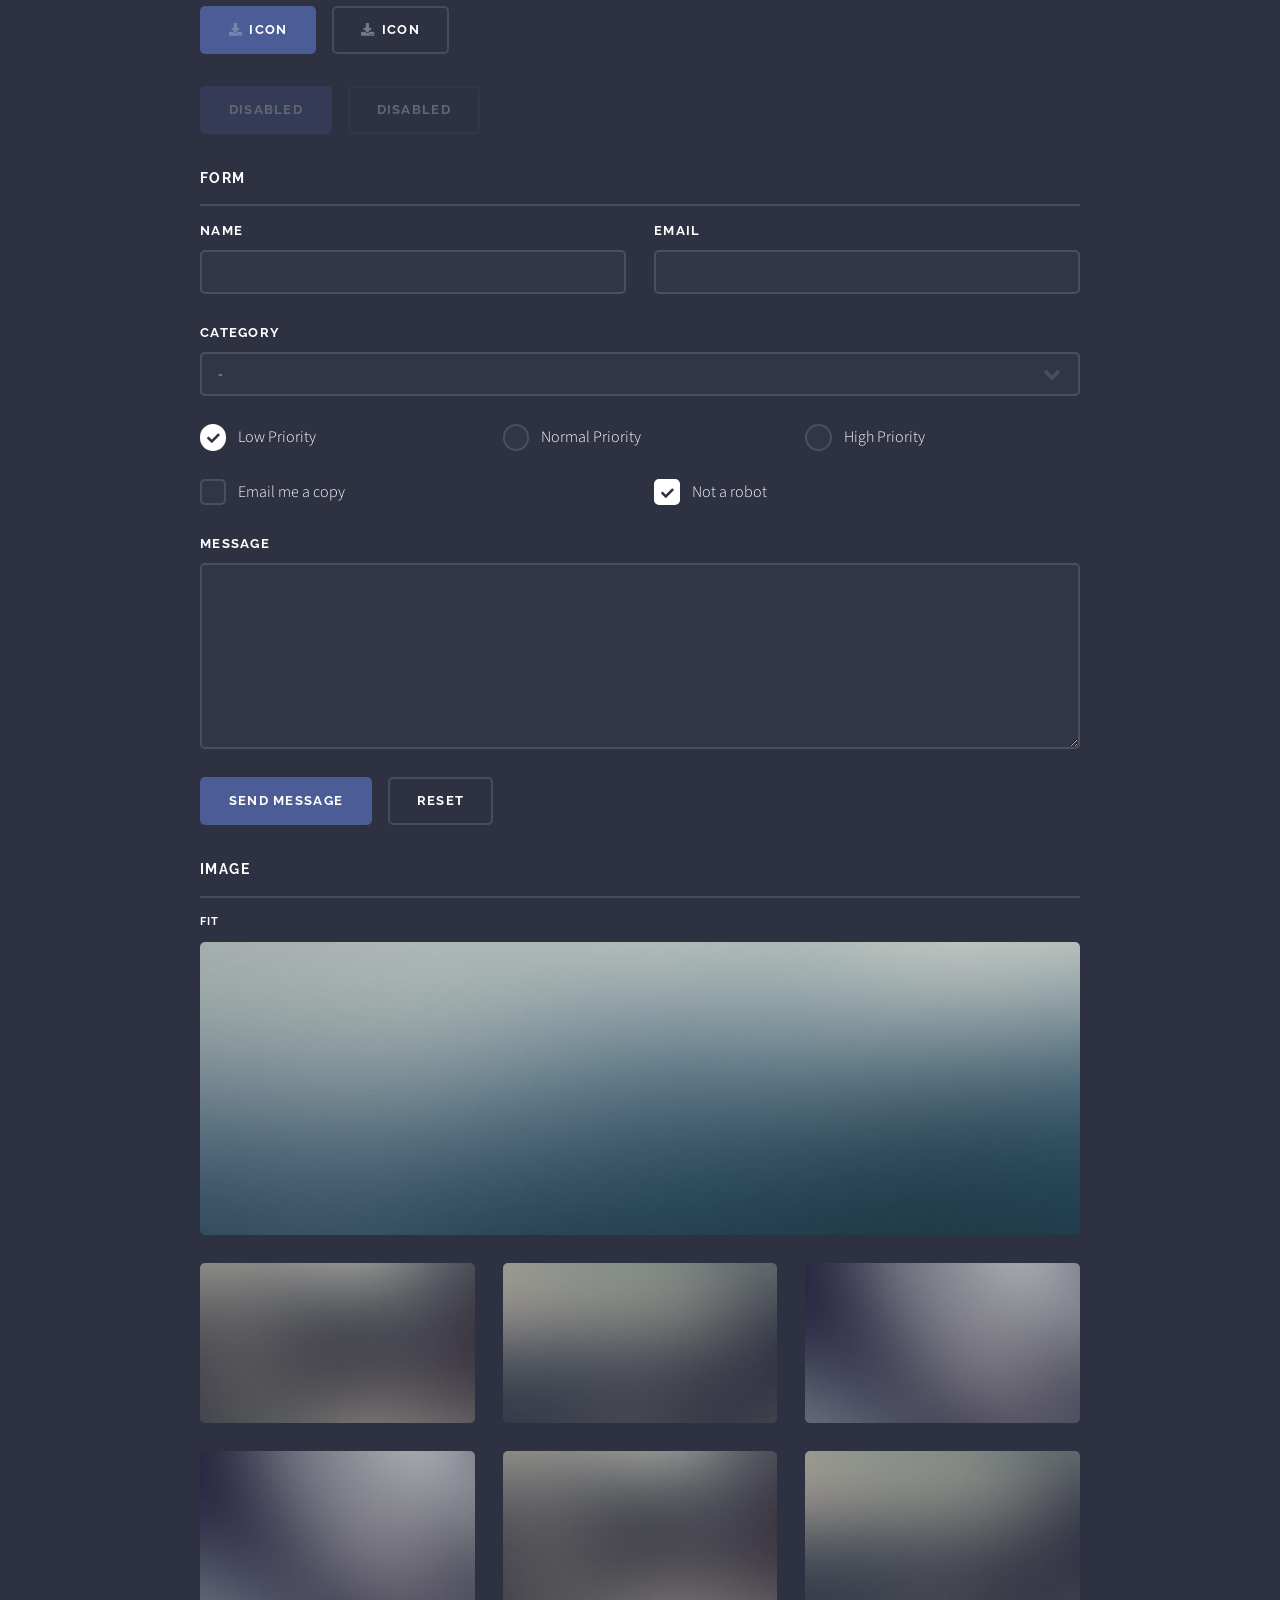
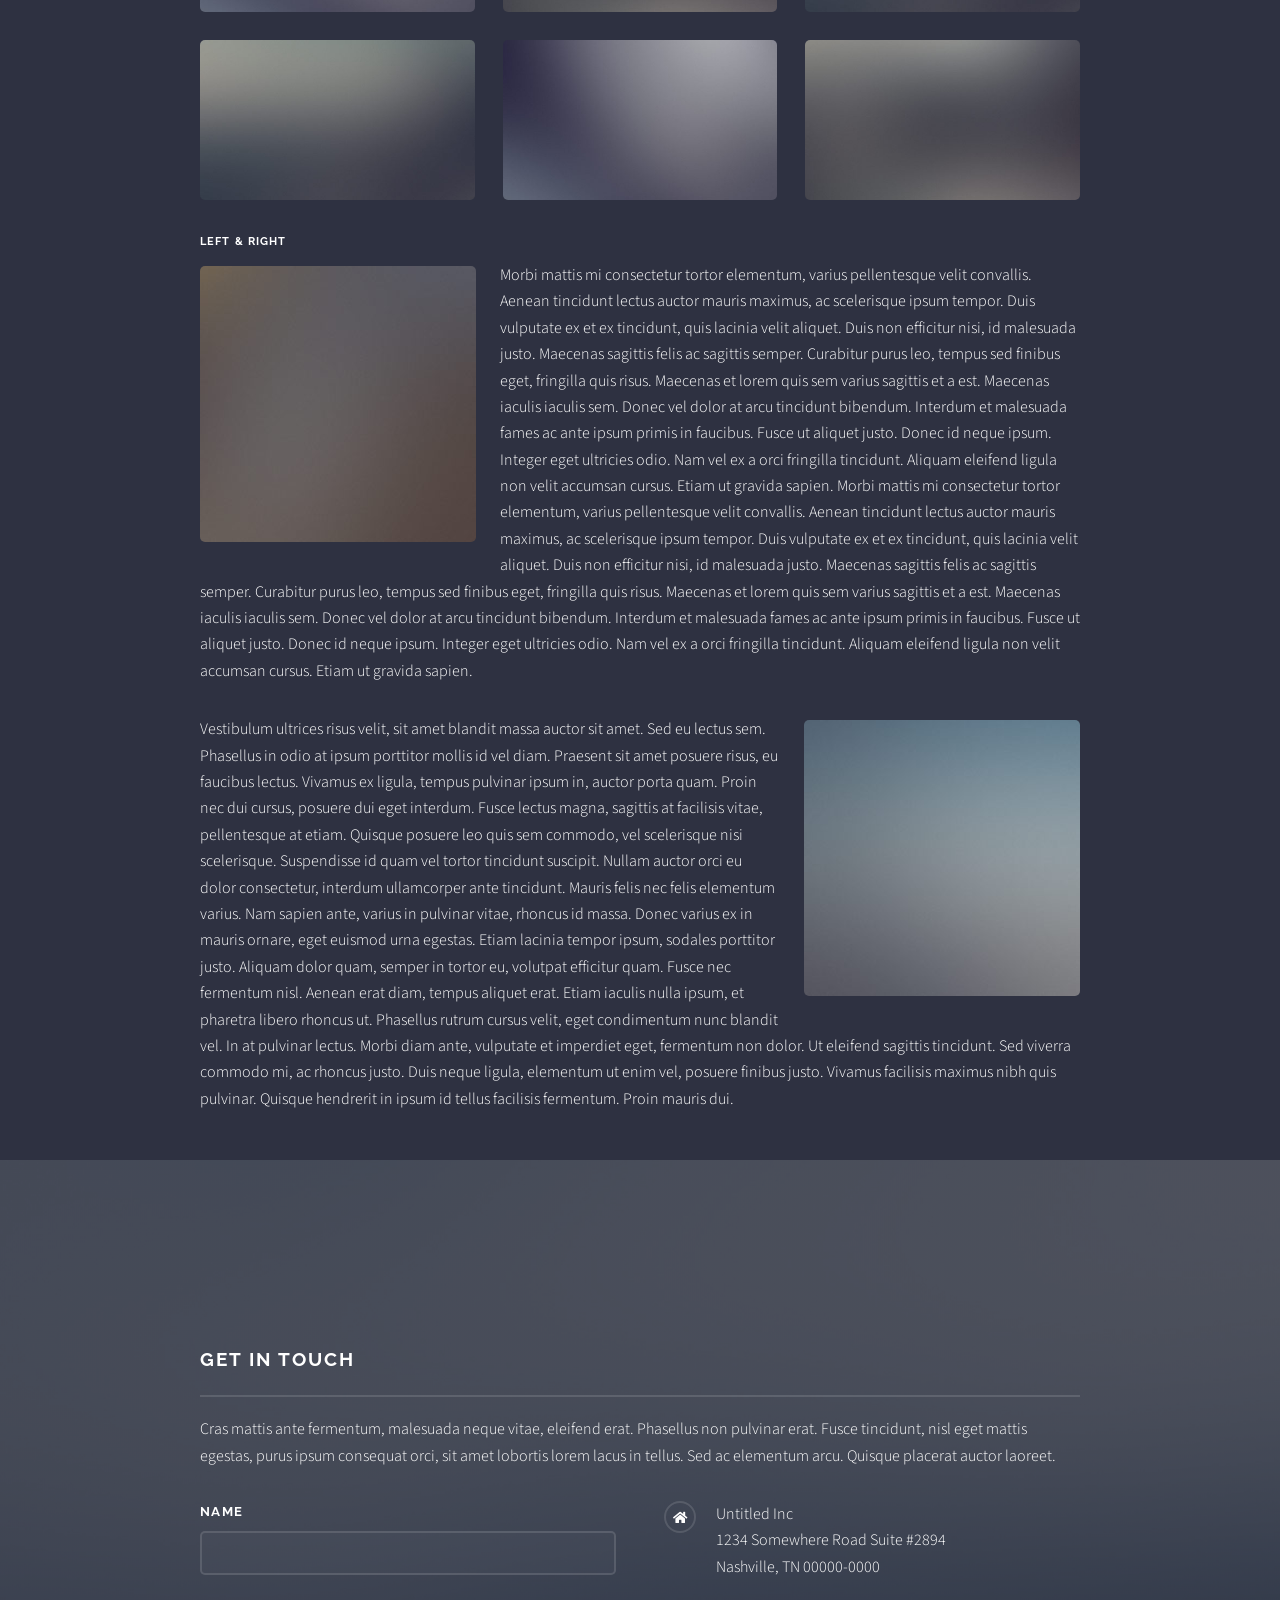
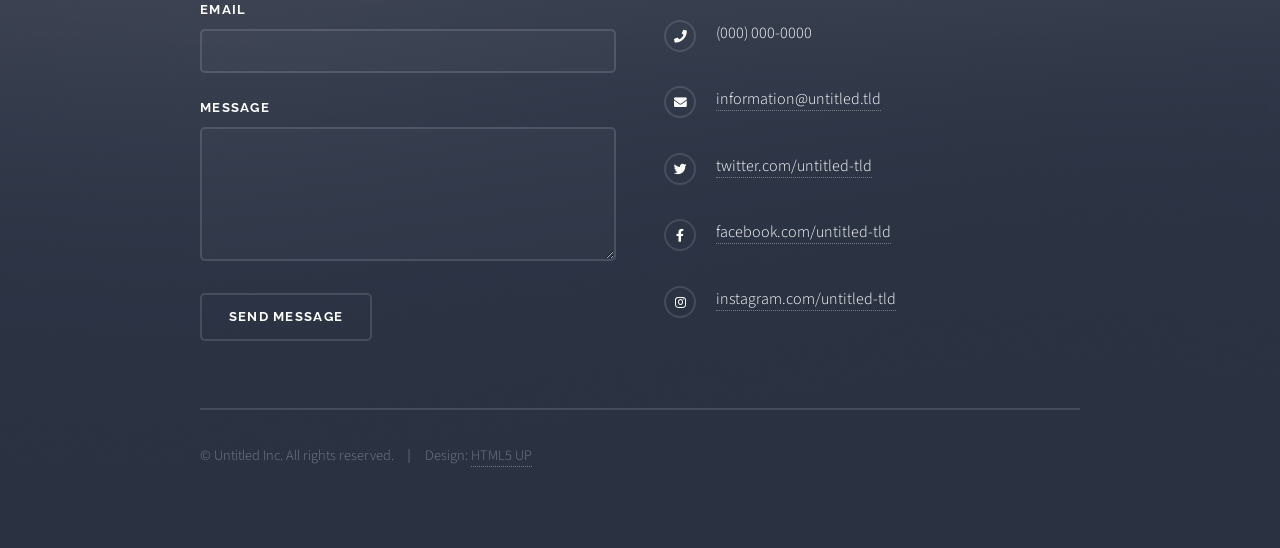
<file: elements.html>
<!DOCTYPE HTML>
<!--
	Solid State by HTML5 UP
	html5up.net | @ajlkn
	Free for personal and commercial use under the CCA 3.0 license (html5up.net/license)
-->
<html>
	<head>
		<title>Elements - Solid State by HTML5 UP</title>
		<meta charset="utf-8" />
		<meta name="viewport" content="width=device-width, initial-scale=1, user-scalable=no" />
		<link rel="stylesheet" href="assets/css/main.css" />
		<noscript><link rel="stylesheet" href="assets/css/noscript.css" /></noscript>
	</head>
	<body class="is-preload">

		<!-- Page Wrapper -->
			<div id="page-wrapper">

				<!-- Header -->
					<header id="header">
						<h1><a href="index.html">Solid State</a></h1>
						<nav>
							<a href="#menu">Menu</a>
						</nav>
					</header>

				<!-- Menu -->
					<nav id="menu">
						<div class="inner">
							<h2>Menu</h2>
							<ul class="links">
								<li><a href="index.html">Home</a></li>
								<li><a href="generic.html">Generic</a></li>
								<li><a href="elements.html">Elements</a></li>
								<li><a href="#">Log In</a></li>
								<li><a href="#">Sign Up</a></li>
							</ul>
							<a href="#" class="close">Close</a>
						</div>
					</nav>

				<!-- Wrapper -->
					<section id="wrapper">
						<header>
							<div class="inner">
								<h2>Elements</h2>
								<p>Phasellus non pulvinar erat. Fusce tincidunt nisl eget ipsum.</p>
							</div>
						</header>

						<!-- Content -->
							<div class="wrapper">
								<div class="inner">

									<section>
										<h3 class="major">Text</h3>
										<p>This is <b>bold</b> and this is <strong>strong</strong>. This is <i>italic</i> and this is <em>emphasized</em>.
										This is <sup>superscript</sup> text and this is <sub>subscript</sub> text.
										This is <u>underlined</u> and this is code: <code>for (;;) { ... }</code>. Finally, <a href="#">this is a link</a>.</p>
										<h4>Blockquote</h4>
										<blockquote>Fringilla nisl. Donec accumsan interdum nisi, quis tincidunt felis sagittis eget tempus euismod. Vestibulum ante ipsum primis in faucibus vestibulum. Blandit adipiscing eu felis iaculis volutpat ac adipiscing accumsan faucibus. Vestibulum ante ipsum primis in faucibus lorem ipsum dolor sit amet nullam adipiscing eu felis.</blockquote>
										<h4>Preformatted</h4>
										<pre><code>i = 0;

while (!deck.isInOrder()) {
  print 'Iteration ' + i;
  deck.shuffle();
  i++;
}

print 'It took ' + i + ' iterations to sort the deck.';</code></pre>
									</section>

									<section>
										<h3 class="major">Lists</h3>
										<div class="row">
											<div class="col-6 col-12-medium">
												<h4>Unordered</h4>
												<ul>
													<li>Dolor pulvinar etiam.</li>
													<li>Sagittis adipiscing.</li>
													<li>Felis enim feugiat.</li>
												</ul>
												<h4>Alternate</h4>
												<ul class="alt">
													<li>Dolor pulvinar etiam.</li>
													<li>Sagittis adipiscing.</li>
													<li>Felis enim feugiat.</li>
												</ul>
											</div>
											<div class="col-6 col-12-medium">
												<h4>Ordered</h4>
												<ol>
													<li>Dolor pulvinar etiam.</li>
													<li>Etiam vel felis viverra.</li>
													<li>Felis enim feugiat.</li>
													<li>Dolor pulvinar etiam.</li>
													<li>Etiam vel felis lorem.</li>
													<li>Felis enim et feugiat.</li>
												</ol>
												<h4>Icons</h4>
												<ul class="icons">
													<li><a href="#" class="icon brands fa-twitter"><span class="label">Twitter</span></a></li>
													<li><a href="#" class="icon brands fa-facebook-f"><span class="label">Facebook</span></a></li>
													<li><a href="#" class="icon brands fa-instagram"><span class="label">Instagram</span></a></li>
													<li><a href="#" class="icon brands fa-github"><span class="label">Github</span></a></li>
												</ul>
											</div>
										</div>
										<h4>Actions</h4>
										<div class="row">
											<div class="col-6 col-12-medium">
												<ul class="actions">
													<li><a href="#" class="button primary">Default</a></li>
													<li><a href="#" class="button">Default</a></li>
												</ul>
												<ul class="actions small">
													<li><a href="#" class="button primary small">Small</a></li>
													<li><a href="#" class="button small">Small</a></li>
												</ul>
												<ul class="actions stacked">
													<li><a href="#" class="button primary">Default</a></li>
													<li><a href="#" class="button">Default</a></li>
												</ul>
												<ul class="actions stacked small">
													<li><a href="#" class="button primary small">Small</a></li>
													<li><a href="#" class="button small">Small</a></li>
												</ul>
											</div>
											<div class="col-6 col-12-medium">
												<ul class="actions stacked">
													<li><a href="#" class="button primary fit">Default</a></li>
													<li><a href="#" class="button fit">Default</a></li>
												</ul>
												<ul class="actions stacked small">
													<li><a href="#" class="button primary small fit">Small</a></li>
													<li><a href="#" class="button small fit">Small</a></li>
												</ul>
											</div>
										</div>
										<h4>Pagination</h4>
										<ul class="pagination">
											<li><span class="button small disabled">Prev</span></li>
											<li><a href="#" class="page active">1</a></li>
											<li><a href="#" class="page">2</a></li>
											<li><a href="#" class="page">3</a></li>
											<li><span>&hellip;</span></li>
											<li><a href="#" class="page">8</a></li>
											<li><a href="#" class="page">9</a></li>
											<li><a href="#" class="page">10</a></li>
											<li><a href="#" class="button small">Next</a></li>
										</ul>
									</section>

									<section>
										<h3 class="major">Table</h3>
										<h4>Default</h4>
										<div class="table-wrapper">
											<table>
												<thead>
													<tr>
														<th>Name</th>
														<th>Description</th>
														<th>Price</th>
													</tr>
												</thead>
												<tbody>
													<tr>
														<td>Item One</td>
														<td>Ante turpis integer aliquet porttitor.</td>
														<td>29.99</td>
													</tr>
													<tr>
														<td>Item Two</td>
														<td>Vis ac commodo adipiscing arcu aliquet.</td>
														<td>19.99</td>
													</tr>
													<tr>
														<td>Item Three</td>
														<td> Morbi faucibus arcu accumsan lorem.</td>
														<td>29.99</td>
													</tr>
													<tr>
														<td>Item Four</td>
														<td>Vitae integer tempus condimentum.</td>
														<td>19.99</td>
													</tr>
													<tr>
														<td>Item Five</td>
														<td>Ante turpis integer aliquet porttitor.</td>
														<td>29.99</td>
													</tr>
												</tbody>
												<tfoot>
													<tr>
														<td colspan="2"></td>
														<td>100.00</td>
													</tr>
												</tfoot>
											</table>
										</div>

										<h4>Alternate</h4>
										<div class="table-wrapper">
											<table class="alt">
												<thead>
													<tr>
														<th>Name</th>
														<th>Description</th>
														<th>Price</th>
													</tr>
												</thead>
												<tbody>
													<tr>
														<td>Item One</td>
														<td>Ante turpis integer aliquet porttitor.</td>
														<td>29.99</td>
													</tr>
													<tr>
														<td>Item Two</td>
														<td>Vis ac commodo adipiscing arcu aliquet.</td>
														<td>19.99</td>
													</tr>
													<tr>
														<td>Item Three</td>
														<td> Morbi faucibus arcu accumsan lorem.</td>
														<td>29.99</td>
													</tr>
													<tr>
														<td>Item Four</td>
														<td>Vitae integer tempus condimentum.</td>
														<td>19.99</td>
													</tr>
													<tr>
														<td>Item Five</td>
														<td>Ante turpis integer aliquet porttitor.</td>
														<td>29.99</td>
													</tr>
												</tbody>
												<tfoot>
													<tr>
														<td colspan="2"></td>
														<td>100.00</td>
													</tr>
												</tfoot>
											</table>
										</div>
									</section>

									<section>
										<h3 class="major">Buttons</h3>
										<ul class="actions">
											<li><a href="#" class="button primary">Primary</a></li>
											<li><a href="#" class="button">Default</a></li>
										</ul>
										<ul class="actions">
											<li><a href="#" class="button large">Large</a></li>
											<li><a href="#" class="button small">Small</a></li>
										</ul>
										<ul class="actions fit">
											<li><a href="#" class="button fit">Fit</a></li>
											<li><a href="#" class="button primary fit">Fit</a></li>
											<li><a href="#" class="button fit">Fit</a></li>
										</ul>
										<ul class="actions fit small">
											<li><a href="#" class="button primary fit small">Fit + Small</a></li>
											<li><a href="#" class="button fit small">Fit + Small</a></li>
											<li><a href="#" class="button primary fit small">Fit + Small</a></li>
										</ul>
										<ul class="actions">
											<li><a href="#" class="button primary icon solid fa-download">Icon</a></li>
											<li><a href="#" class="button icon solid fa-download">Icon</a></li>
										</ul>
										<ul class="actions">
											<li><span class="button primary disabled">Disabled</span></li>
											<li><span class="button disabled">Disabled</span></li>
										</ul>
									</section>

									<section>
										<h3 class="major">Form</h3>
										<form method="post" action="#">
											<div class="row gtr-uniform">
												<div class="col-6 col-12-xsmall">
													<label for="demo-name">Name</label>
													<input type="text" name="demo-name" id="demo-name" value="" />
												</div>
												<div class="col-6 col-12-xsmall">
													<label for="demo-email">Email</label>
													<input type="email" name="demo-email" id="demo-email" value="" />
												</div>
												<div class="col-12">
													<label for="demo-category">Category</label>
													<select name="demo-category" id="demo-category">
														<option value="">-</option>
														<option value="1">Manufacturing</option>
														<option value="1">Shipping</option>
														<option value="1">Administration</option>
														<option value="1">Human Resources</option>
													</select>
												</div>
												<div class="col-4 col-12-small">
													<input type="radio" id="demo-priority-low" name="demo-priority" checked>
													<label for="demo-priority-low">Low Priority</label>
												</div>
												<div class="col-4 col-12-small">
													<input type="radio" id="demo-priority-normal" name="demo-priority">
													<label for="demo-priority-normal">Normal Priority</label>
												</div>
												<div class="col-4 col-12-small">
													<input type="radio" id="demo-priority-high" name="demo-priority">
													<label for="demo-priority-high">High Priority</label>
												</div>
												<div class="col-6 col-12-small">
													<input type="checkbox" id="demo-copy" name="demo-copy">
													<label for="demo-copy">Email me a copy</label>
												</div>
												<div class="col-6 col-12-small">
													<input type="checkbox" id="demo-human" name="demo-human" checked>
													<label for="demo-human">Not a robot</label>
												</div>
												<div class="col-12">
													<label for="demo-message">Message</label>
													<textarea name="demo-message" id="demo-message" rows="6"></textarea>
												</div>
												<div class="col-12">
													<ul class="actions">
														<li><input type="submit" value="Send Message" class="primary" /></li>
														<li><input type="reset" value="Reset" /></li>
													</ul>
												</div>
											</div>
										</form>
									</section>

									<section>
										<h3 class="major">Image</h3>
										<h4>Fit</h4>
										<div class="box alt">
											<div class="row gtr-uniform">
												<div class="col-12"><span class="image fit"><img src="images/pic08.jpg" alt="" /></span></div>
												<div class="col-4"><span class="image fit"><img src="images/pic05.jpg" alt="" /></span></div>
												<div class="col-4"><span class="image fit"><img src="images/pic06.jpg" alt="" /></span></div>
												<div class="col-4"><span class="image fit"><img src="images/pic07.jpg" alt="" /></span></div>
												<div class="col-4"><span class="image fit"><img src="images/pic07.jpg" alt="" /></span></div>
												<div class="col-4"><span class="image fit"><img src="images/pic05.jpg" alt="" /></span></div>
												<div class="col-4"><span class="image fit"><img src="images/pic06.jpg" alt="" /></span></div>
												<div class="col-4"><span class="image fit"><img src="images/pic06.jpg" alt="" /></span></div>
												<div class="col-4"><span class="image fit"><img src="images/pic07.jpg" alt="" /></span></div>
												<div class="col-4"><span class="image fit"><img src="images/pic05.jpg" alt="" /></span></div>
											</div>
										</div>
										<h4>Left &amp; Right</h4>
										<p><span class="image left"><img src="images/pic01.jpg" alt="" /></span>Morbi mattis mi consectetur tortor elementum, varius pellentesque velit convallis. Aenean tincidunt lectus auctor mauris maximus, ac scelerisque ipsum tempor. Duis vulputate ex et ex tincidunt, quis lacinia velit aliquet. Duis non efficitur nisi, id malesuada justo. Maecenas sagittis felis ac sagittis semper. Curabitur purus leo, tempus sed finibus eget, fringilla quis risus. Maecenas et lorem quis sem varius sagittis et a est. Maecenas iaculis iaculis sem. Donec vel dolor at arcu tincidunt bibendum. Interdum et malesuada fames ac ante ipsum primis in faucibus. Fusce ut aliquet justo. Donec id neque ipsum. Integer eget ultricies odio. Nam vel ex a orci fringilla tincidunt. Aliquam eleifend ligula non velit accumsan cursus. Etiam ut gravida sapien. Morbi mattis mi consectetur tortor elementum, varius pellentesque velit convallis. Aenean tincidunt lectus auctor mauris maximus, ac scelerisque ipsum tempor. Duis vulputate ex et ex tincidunt, quis lacinia velit aliquet. Duis non efficitur nisi, id malesuada justo. Maecenas sagittis felis ac sagittis semper. Curabitur purus leo, tempus sed finibus eget, fringilla quis risus. Maecenas et lorem quis sem varius sagittis et a est. Maecenas iaculis iaculis sem. Donec vel dolor at arcu tincidunt bibendum. Interdum et malesuada fames ac ante ipsum primis in faucibus. Fusce ut aliquet justo. Donec id neque ipsum. Integer eget ultricies odio. Nam vel ex a orci fringilla tincidunt. Aliquam eleifend ligula non velit accumsan cursus. Etiam ut gravida sapien.</p>
										<p><span class="image right"><img src="images/pic02.jpg" alt="" /></span>Vestibulum ultrices risus velit, sit amet blandit massa auctor sit amet. Sed eu lectus sem. Phasellus in odio at ipsum porttitor mollis id vel diam. Praesent sit amet posuere risus, eu faucibus lectus. Vivamus ex ligula, tempus pulvinar ipsum in, auctor porta quam. Proin nec dui cursus, posuere dui eget interdum. Fusce lectus magna, sagittis at facilisis vitae, pellentesque at etiam. Quisque posuere leo quis sem commodo, vel scelerisque nisi scelerisque. Suspendisse id quam vel tortor tincidunt suscipit. Nullam auctor orci eu dolor consectetur, interdum ullamcorper ante tincidunt. Mauris felis nec felis elementum varius. Nam sapien ante, varius in pulvinar vitae, rhoncus id massa. Donec varius ex in mauris ornare, eget euismod urna egestas. Etiam lacinia tempor ipsum, sodales porttitor justo. Aliquam dolor quam, semper in tortor eu, volutpat efficitur quam. Fusce nec fermentum nisl. Aenean erat diam, tempus aliquet erat. Etiam iaculis nulla ipsum, et pharetra libero rhoncus ut. Phasellus rutrum cursus velit, eget condimentum nunc blandit vel. In at pulvinar lectus. Morbi diam ante, vulputate et imperdiet eget, fermentum non dolor. Ut eleifend sagittis tincidunt. Sed viverra commodo mi, ac rhoncus justo. Duis neque ligula, elementum ut enim vel, posuere finibus justo. Vivamus facilisis maximus nibh quis pulvinar. Quisque hendrerit in ipsum id tellus facilisis fermentum. Proin mauris dui.</p>
									</section>

								</div>
							</div>

					</section>

				<!-- Footer -->
					<section id="footer">
						<div class="inner">
							<h2 class="major">Get in touch</h2>
							<p>Cras mattis ante fermentum, malesuada neque vitae, eleifend erat. Phasellus non pulvinar erat. Fusce tincidunt, nisl eget mattis egestas, purus ipsum consequat orci, sit amet lobortis lorem lacus in tellus. Sed ac elementum arcu. Quisque placerat auctor laoreet.</p>
							<form method="post" action="#">
								<div class="fields">
									<div class="field">
										<label for="name">Name</label>
										<input type="text" name="name" id="name" />
									</div>
									<div class="field">
										<label for="email">Email</label>
										<input type="email" name="email" id="email" />
									</div>
									<div class="field">
										<label for="message">Message</label>
										<textarea name="message" id="message" rows="4"></textarea>
									</div>
								</div>
								<ul class="actions">
									<li><input type="submit" value="Send Message" /></li>
								</ul>
							</form>
							<ul class="contact">
								<li class="icon solid fa-home">
									Untitled Inc<br />
									1234 Somewhere Road Suite #2894<br />
									Nashville, TN 00000-0000
								</li>
								<li class="icon solid fa-phone">(000) 000-0000</li>
								<li class="icon solid fa-envelope"><a href="#">information@untitled.tld</a></li>
								<li class="icon brands fa-twitter"><a href="#">twitter.com/untitled-tld</a></li>
								<li class="icon brands fa-facebook-f"><a href="#">facebook.com/untitled-tld</a></li>
								<li class="icon brands fa-instagram"><a href="#">instagram.com/untitled-tld</a></li>
							</ul>
							<ul class="copyright">
								<li>&copy; Untitled Inc. All rights reserved.</li><li>Design: <a href="http://html5up.net">HTML5 UP</a></li>
							</ul>
						</div>
					</section>

			</div>

		<!-- Scripts -->
			<script src="assets/js/jquery.min.js"></script>
			<script src="assets/js/jquery.scrollex.min.js"></script>
			<script src="assets/js/browser.min.js"></script>
			<script src="assets/js/breakpoints.min.js"></script>
			<script src="assets/js/util.js"></script>
			<script src="assets/js/main.js"></script>

	</body>
</html>
</file>
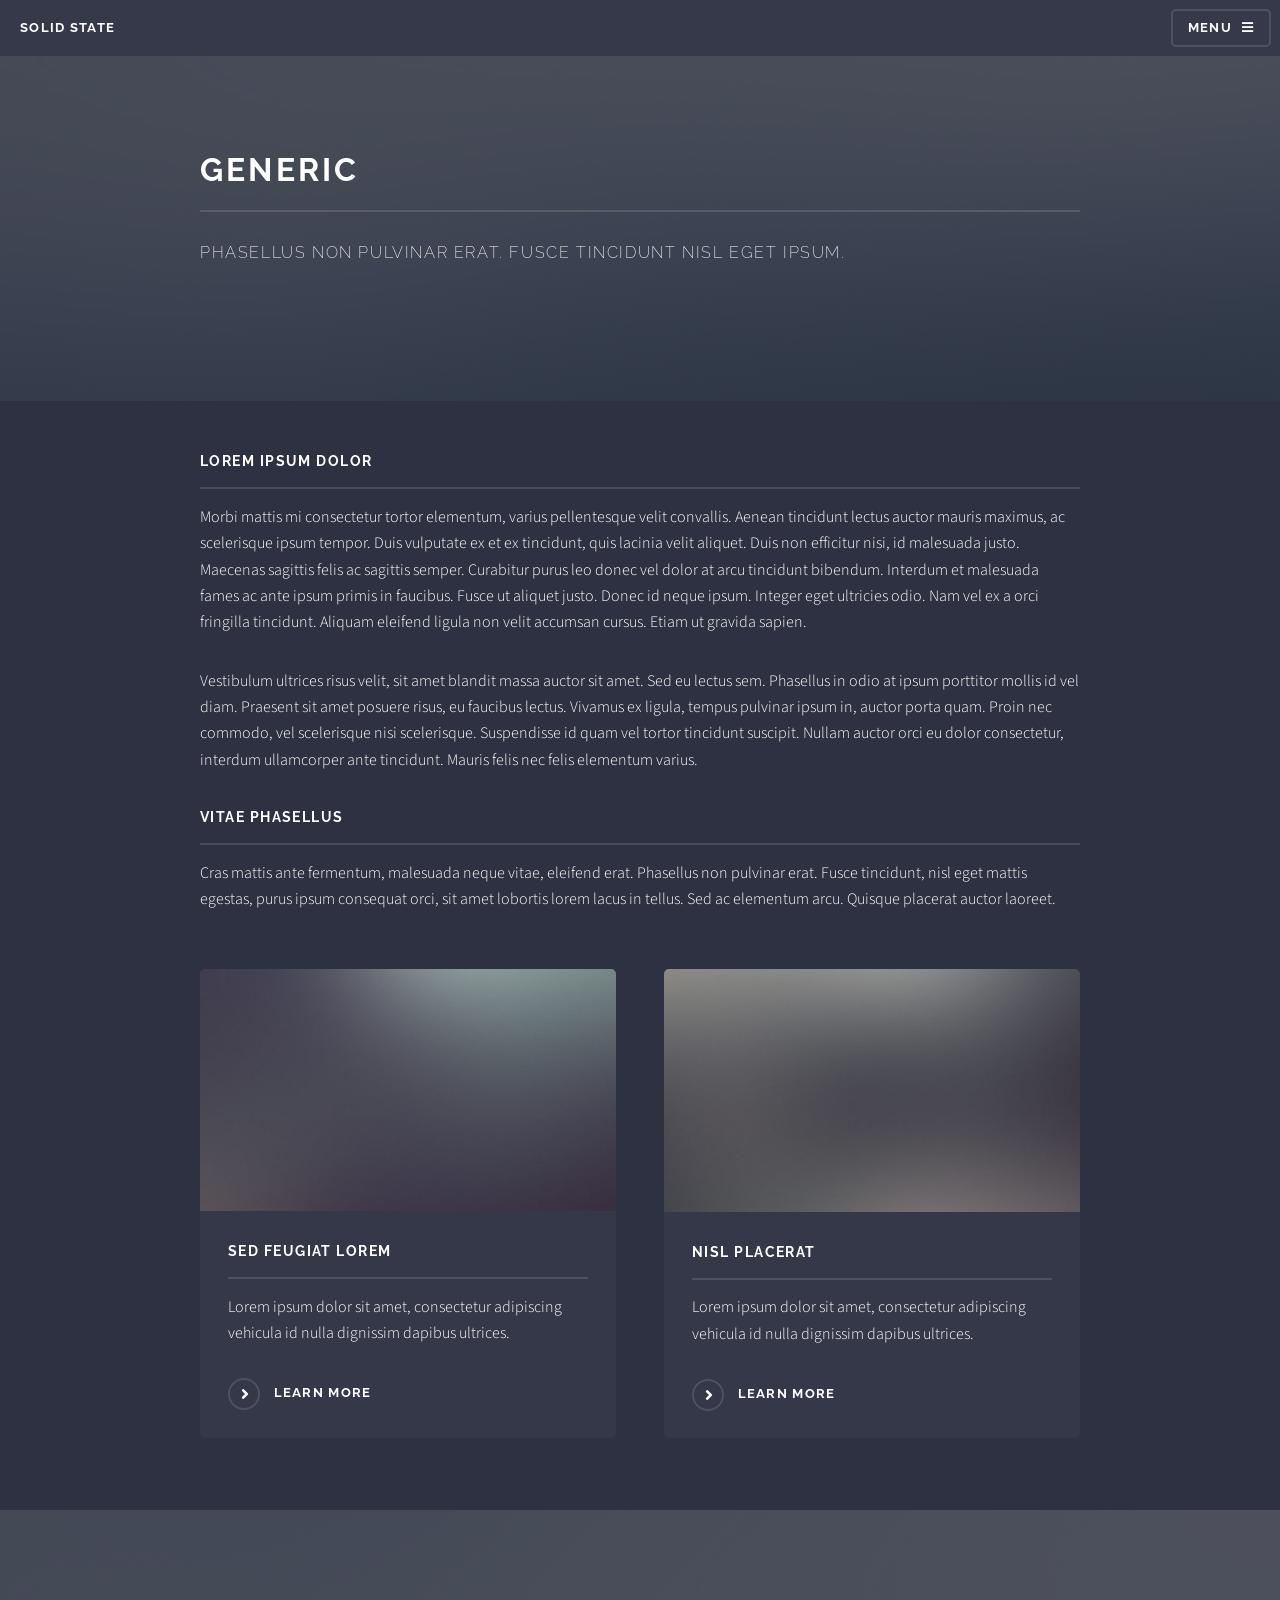
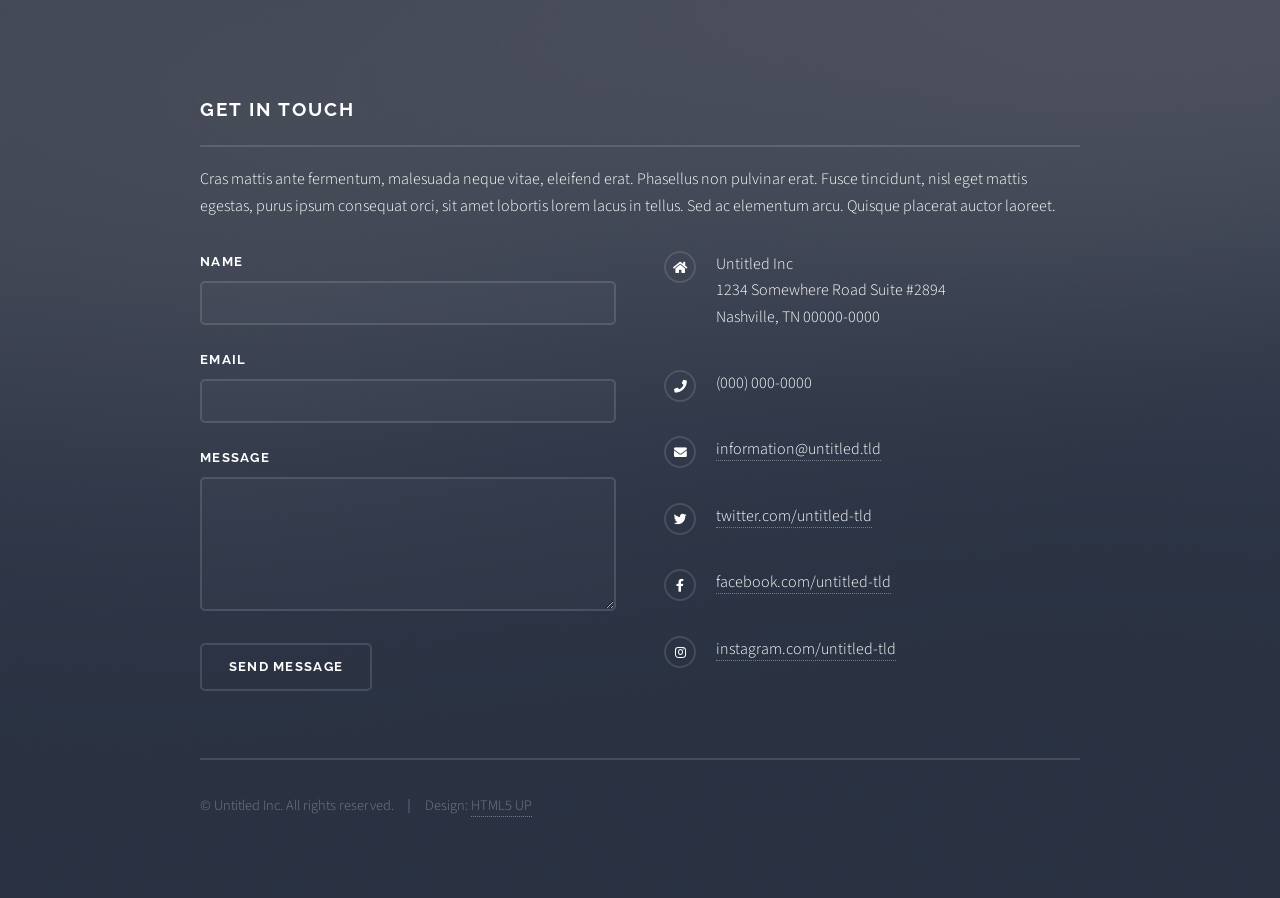
<file: generic.html>
<!DOCTYPE HTML>
<!--
	Solid State by HTML5 UP
	html5up.net | @ajlkn
	Free for personal and commercial use under the CCA 3.0 license (html5up.net/license)
-->
<html>
	<head>
		<title>Generic - Solid State by HTML5 UP</title>
		<meta charset="utf-8" />
		<meta name="viewport" content="width=device-width, initial-scale=1, user-scalable=no" />
		<link rel="stylesheet" href="assets/css/main.css" />
		<noscript><link rel="stylesheet" href="assets/css/noscript.css" /></noscript>
	</head>
	<body class="is-preload">

		<!-- Page Wrapper -->
			<div id="page-wrapper">

				<!-- Header -->
					<header id="header">
						<h1><a href="index.html">Solid State</a></h1>
						<nav>
							<a href="#menu">Menu</a>
						</nav>
					</header>

				<!-- Menu -->
					<nav id="menu">
						<div class="inner">
							<h2>Menu</h2>
							<ul class="links">
								<li><a href="index.html">Home</a></li>
								<li><a href="generic.html">Generic</a></li>
								<li><a href="elements.html">Elements</a></li>
								<li><a href="#">Log In</a></li>
								<li><a href="#">Sign Up</a></li>
							</ul>
							<a href="#" class="close">Close</a>
						</div>
					</nav>

				<!-- Wrapper -->
					<section id="wrapper">
						<header>
							<div class="inner">
								<h2>Generic</h2>
								<p>Phasellus non pulvinar erat. Fusce tincidunt nisl eget ipsum.</p>
							</div>
						</header>

						<!-- Content -->
							<div class="wrapper">
								<div class="inner">

									<h3 class="major">Lorem ipsum dolor</h3>
									<p>Morbi mattis mi consectetur tortor elementum, varius pellentesque velit convallis. Aenean tincidunt lectus auctor mauris maximus, ac scelerisque ipsum tempor. Duis vulputate ex et ex tincidunt, quis lacinia velit aliquet. Duis non efficitur nisi, id malesuada justo. Maecenas sagittis felis ac sagittis semper. Curabitur purus leo donec vel dolor at arcu tincidunt bibendum. Interdum et malesuada fames ac ante ipsum primis in faucibus. Fusce ut aliquet justo. Donec id neque ipsum. Integer eget ultricies odio. Nam vel ex a orci fringilla tincidunt. Aliquam eleifend ligula non velit accumsan cursus. Etiam ut gravida sapien.</p>

									<p>Vestibulum ultrices risus velit, sit amet blandit massa auctor sit amet. Sed eu lectus sem. Phasellus in odio at ipsum porttitor mollis id vel diam. Praesent sit amet posuere risus, eu faucibus lectus. Vivamus ex ligula, tempus pulvinar ipsum in, auctor porta quam. Proin nec commodo, vel scelerisque nisi scelerisque. Suspendisse id quam vel tortor tincidunt suscipit. Nullam auctor orci eu dolor consectetur, interdum ullamcorper ante tincidunt. Mauris felis nec felis elementum varius.</p>

									<h3 class="major">Vitae phasellus</h3>
									<p>Cras mattis ante fermentum, malesuada neque vitae, eleifend erat. Phasellus non pulvinar erat. Fusce tincidunt, nisl eget mattis egestas, purus ipsum consequat orci, sit amet lobortis lorem lacus in tellus. Sed ac elementum arcu. Quisque placerat auctor laoreet.</p>

									<section class="features">
										<article>
											<a href="#" class="image"><img src="images/pic04.jpg" alt="" /></a>
											<h3 class="major">Sed feugiat lorem</h3>
											<p>Lorem ipsum dolor sit amet, consectetur adipiscing vehicula id nulla dignissim dapibus ultrices.</p>
											<a href="#" class="special">Learn more</a>
										</article>
										<article>
											<a href="#" class="image"><img src="images/pic05.jpg" alt="" /></a>
											<h3 class="major">Nisl placerat</h3>
											<p>Lorem ipsum dolor sit amet, consectetur adipiscing vehicula id nulla dignissim dapibus ultrices.</p>
											<a href="#" class="special">Learn more</a>
										</article>
									</section>

								</div>
							</div>

					</section>

				<!-- Footer -->
					<section id="footer">
						<div class="inner">
							<h2 class="major">Get in touch</h2>
							<p>Cras mattis ante fermentum, malesuada neque vitae, eleifend erat. Phasellus non pulvinar erat. Fusce tincidunt, nisl eget mattis egestas, purus ipsum consequat orci, sit amet lobortis lorem lacus in tellus. Sed ac elementum arcu. Quisque placerat auctor laoreet.</p>
							<form method="post" action="#">
								<div class="fields">
									<div class="field">
										<label for="name">Name</label>
										<input type="text" name="name" id="name" />
									</div>
									<div class="field">
										<label for="email">Email</label>
										<input type="email" name="email" id="email" />
									</div>
									<div class="field">
										<label for="message">Message</label>
										<textarea name="message" id="message" rows="4"></textarea>
									</div>
								</div>
								<ul class="actions">
									<li><input type="submit" value="Send Message" /></li>
								</ul>
							</form>
							<ul class="contact">
								<li class="icon solid fa-home">
									Untitled Inc<br />
									1234 Somewhere Road Suite #2894<br />
									Nashville, TN 00000-0000
								</li>
								<li class="icon solid fa-phone">(000) 000-0000</li>
								<li class="icon solid fa-envelope"><a href="#">information@untitled.tld</a></li>
								<li class="icon brands fa-twitter"><a href="#">twitter.com/untitled-tld</a></li>
								<li class="icon brands fa-facebook-f"><a href="#">facebook.com/untitled-tld</a></li>
								<li class="icon brands fa-instagram"><a href="#">instagram.com/untitled-tld</a></li>
							</ul>
							<ul class="copyright">
								<li>&copy; Untitled Inc. All rights reserved.</li><li>Design: <a href="http://html5up.net">HTML5 UP</a></li>
							</ul>
						</div>
					</section>

			</div>

		<!-- Scripts -->
			<script src="assets/js/jquery.min.js"></script>
			<script src="assets/js/jquery.scrollex.min.js"></script>
			<script src="assets/js/browser.min.js"></script>
			<script src="assets/js/breakpoints.min.js"></script>
			<script src="assets/js/util.js"></script>
			<script src="assets/js/main.js"></script>

	</body>
</html>
</file>
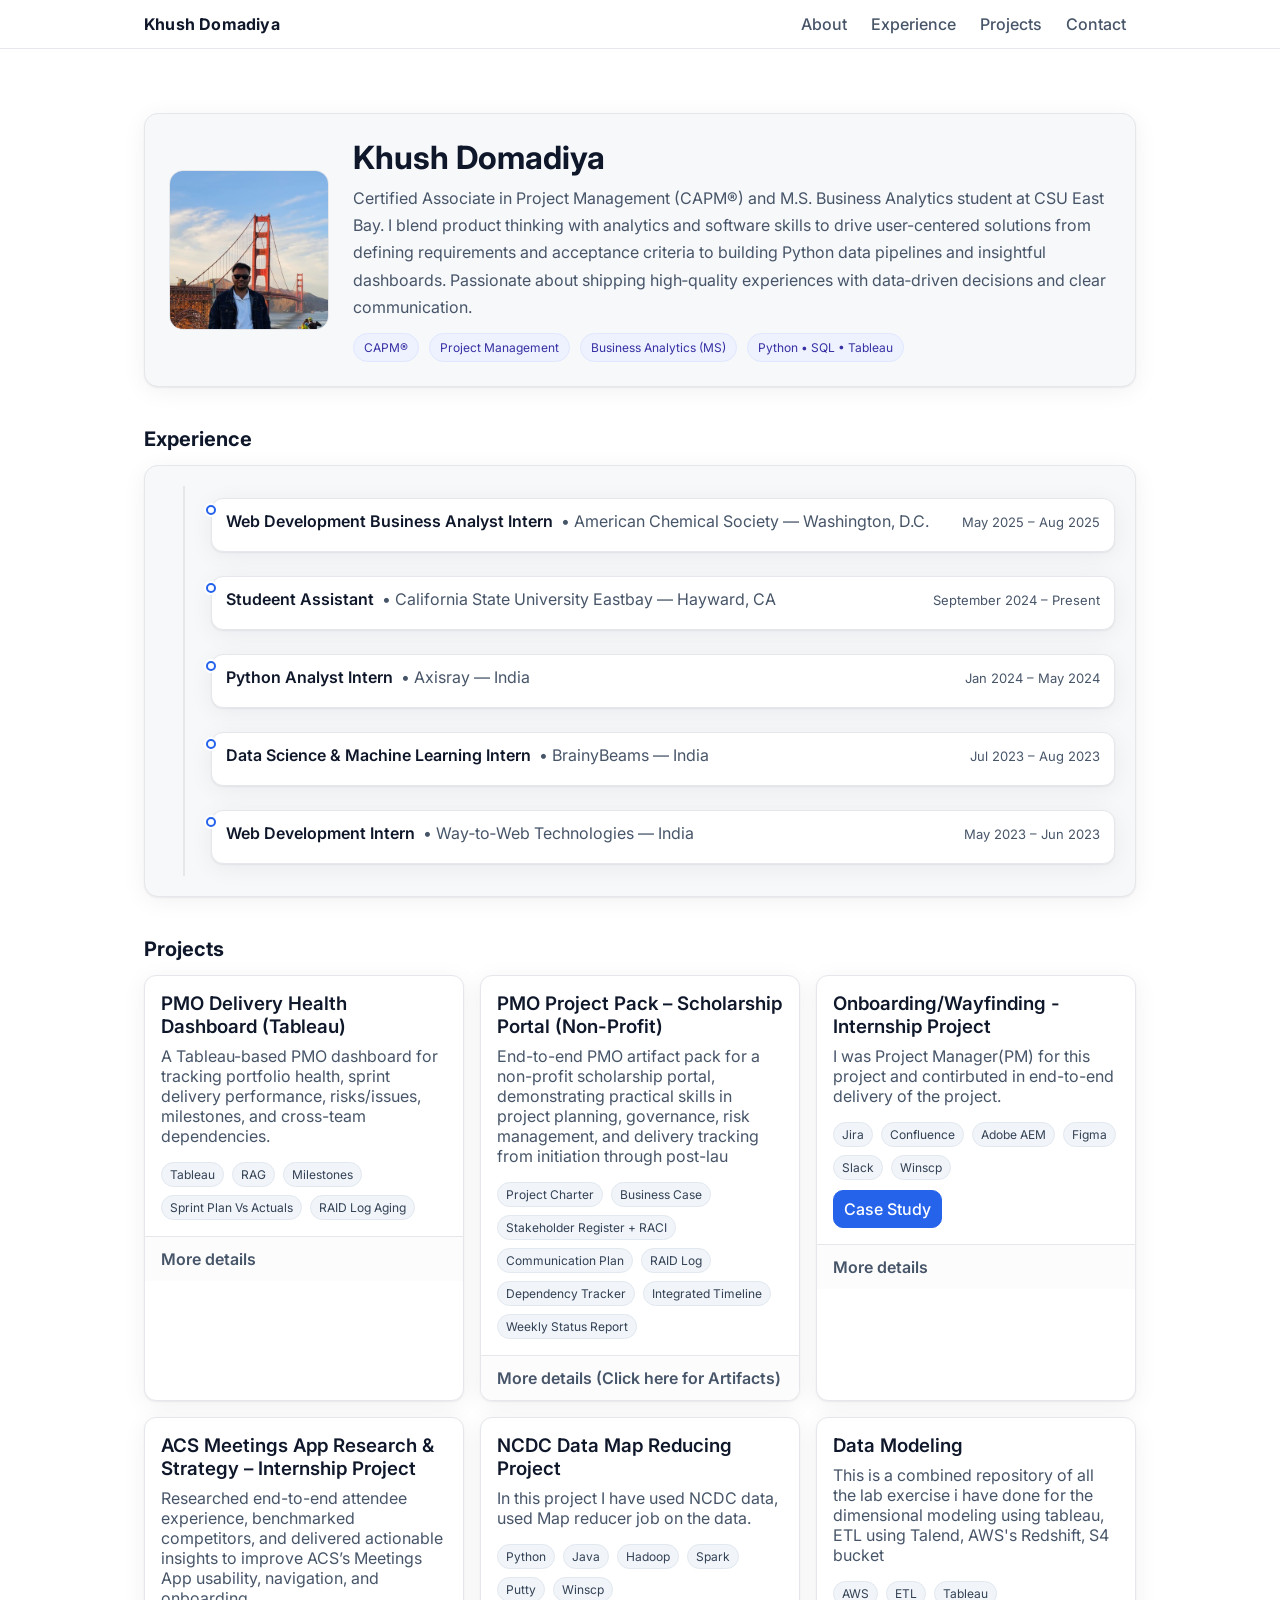
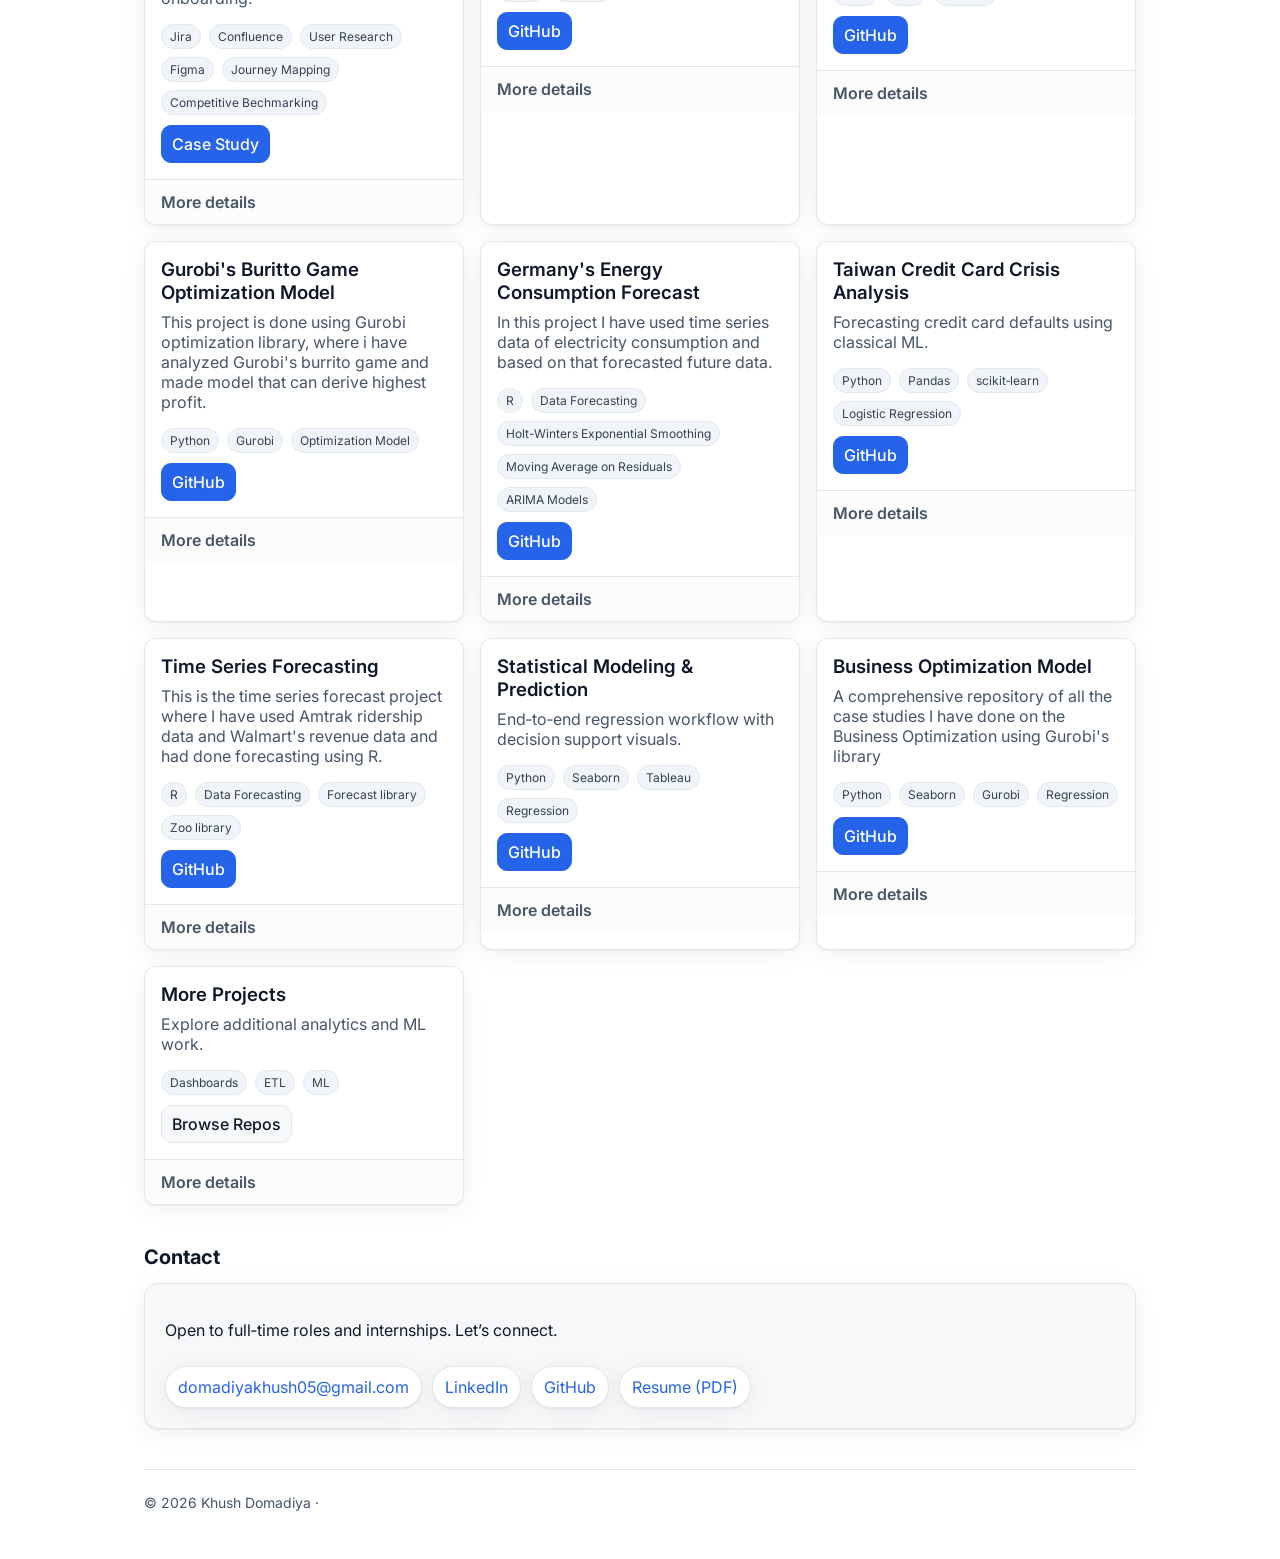
<file: index copy.html>
<!DOCTYPE html>
<html lang="en">

<head>
    <meta charset="utf-8" />
    <meta name="viewport" content="width=device-width, initial-scale=1" />
    <title>Khush Domadiya — Portfolio</title>
    <meta name="description"
        content="Portfolio of Khush Domadiya — CAPM® and Business Analytics MS student at CSU East Bay." />
    <link rel="preconnect" href="https://fonts.googleapis.com">
    <link rel="preconnect" href="https://fonts.gstatic.com" crossorigin>
    <link href="https://fonts.googleapis.com/css2?family=Inter:wght@400;500;600;700&display=swap" rel="stylesheet">
    <style>
        :root {
            --bg: #ffffff;
            --card: #f7f8fa;
            --text: #0f172a;
            --muted: #475569;
            --accent: #2563eb;
            --line: #e5e7eb;
            --ring: rgba(37, 99, 235, .25);
            --shadow: 0 1px 2px rgba(15, 23, 42, .06), 0 4px 24px rgba(15, 23, 42, .06);
            --radius: 14px;
            --maxw: 1040px;
        }

        *,
        *::before,
        *::after {
            box-sizing: border-box;
        }

        html,
        body {
            margin: 0;
            padding: 0;
            background: var(--bg);
            color: var(--text);
            font-family: Inter, system-ui, -apple-system, Segoe UI, Roboto, "Helvetica Neue", Arial, "Noto Sans", "Apple Color Emoji", "Segoe UI Emoji", "Segoe UI Symbol", "Noto Color Emoji", sans-serif;
        }

        a {
            color: var(--accent);
            text-decoration: none;
        }

        a:hover {
            text-decoration: underline;
        }

        .container {
            width: 100%;
            max-width: var(--maxw);
            margin: 0 auto;
            padding: 24px;
        }

        header {
            position: sticky;
            top: 0;
            backdrop-filter: saturate(180%) blur(8px);
            background: rgba(255, 255, 255, .8);
            border-bottom: 1px solid var(--line);
            z-index: 10;
        }

        .nav {
            display: flex;
            align-items: center;
            justify-content: space-between;
            gap: 16px;
            max-width: var(--maxw);
            margin: 0 auto;
            padding: 14px 24px;
        }

        .brand {
            font-weight: 700;
            letter-spacing: .2px;
        }

        .nav a {
            color: var(--muted);
            font-weight: 500;
            padding: 8px 10px;
            border-radius: 10px;
        }

        .nav a:hover {
            background: var(--card);
            text-decoration: none;
        }

        main {
            padding-top: 24px;
        }

        /* About */
        .about {
            display: grid;
            grid-template-columns: 160px 1fr;
            gap: 24px;
            align-items: center;
            background: var(--card);
            border: 1px solid var(--line);
            border-radius: var(--radius);
            padding: 24px;
            box-shadow: var(--shadow);
        }

        .avatar {
            width: 160px;
            height: 160px;
            border-radius: 14px;
            object-fit: cover;
            border: 1px solid var(--line);
        }

        .about h1 {
            margin: 0 0 8px;
            font-size: clamp(24px, 3vw, 32px);
        }

        .about p {
            margin: 0;
            color: var(--muted);
            line-height: 1.7;
        }

        .badges {
            margin-top: 12px;
            display: flex;
            gap: 10px;
            flex-wrap: wrap;
        }

        .badge {
            background: #eef2ff;
            color: #3730a3;
            padding: 6px 10px;
            border-radius: 999px;
            font-size: 12px;
            border: 1px solid #e0e7ff;
        }

        /* Sections */
        section {
            margin-top: 40px;
        }

        h2 {
            font-size: 20px;
            margin: 0 0 14px;
        }

        .section-card {
            background: var(--card);
            border: 1px solid var(--line);
            border-radius: var(--radius);
            box-shadow: var(--shadow);
            padding: 20px;
        }

        /* Timeline */
        .timeline {
            position: relative;
            margin-left: 0;
            padding-left: 28px;
            /* space for the centered line + dot */
        }

        .timeline::before {
            content: "";
            position: absolute;
            left: 18px;
            /* controls the line’s x-position */
            top: 0;
            bottom: 0;
            width: 2px;
            background: var(--line);
        }

        .t-item {
            position: relative;
            padding: 12px 0;
            /* slightly tighter spacing */
        }

        .t-item::before {
            content: "";
            position: absolute;
            left: 18px;
            /* same as line so it's centered */
            top: 24px;
            /* vertical position relative to item */
            width: 10px;
            /* smaller bubble */
            height: 10px;
            transform: translate(-50%, -50%);
            /* centers dot on the line */
            border-radius: 50%;
            background: #fff;
            border: 2px solid var(--accent);
            box-shadow: 0 0 0 2px #fff;
            /* optional halo to separate from line */
        }

        .t-card {
            margin-left: 18px;
            /* space so card doesn’t overlap the dot */
            padding: 12px 14px;
            background: #fff;
            border: 1px solid var(--line);
            border-radius: 12px;
            box-shadow: var(--shadow);
        }


        .t-title {
            display: flex;
            flex-wrap: wrap;
            gap: 8px;
            align-items: baseline;
        }

        .role {
            font-weight: 600;
        }

        .org {
            color: var(--muted);
        }

        .meta {
            margin-left: auto;
            color: var(--muted);
            font-size: 13px;
        }

        .t-desc {
            color: var(--muted);
            margin-top: 8px;
        }

        ul.compact {
            margin: 8px 0 0 18px;
            color: var(--muted);
        }

        /* Projects grid */
        .grid {
            display: grid;
            grid-template-columns: repeat(3, 1fr);
            gap: 16px;
        }

        @media (max-width: 980px) {
            .grid {
                grid-template-columns: repeat(2, 1fr);
            }

            .about {
                grid-template-columns: 120px 1fr;
            }

            .avatar {
                width: 120px;
                height: 120px;
            }
        }

        @media (max-width: 640px) {
            .grid {
                grid-template-columns: 1fr;
            }

            .about {
                grid-template-columns: 1fr;
                text-align: center;
            }

            .about .meta-wrap {
                display: flex;
                flex-direction: column;
                align-items: center;
            }

            .badges {
                justify-content: center;
            }
        }

        .p-card {
            background: #fff;
            border: 1px solid var(--line);
            border-radius: 12px;
            box-shadow: var(--shadow);
            overflow: hidden;
            display: flex;
            flex-direction: column;
        }

        .p-body {
            padding: 16px;
        }

        .p-title {
            font-weight: 600;
            margin: 0;
        }

        .p-tags {
            margin-top: 8px;
            display: flex;
            gap: 8px;
            flex-wrap: wrap;
        }

        .tag {
            font-size: 12px;
            background: #f1f5f9;
            color: #334155;
            padding: 4px 8px;
            border-radius: 999px;
            border: 1px solid #e2e8f0;
        }

        .p-actions {
            display: flex;
            gap: 10px;
            margin-top: 10px;
            flex-wrap: wrap;
        }

        .btn {
            display: inline-flex;
            align-items: center;
            gap: 8px;
            padding: 8px 10px;
            border-radius: 10px;
            border: 1px solid var(--line);
            background: var(--card);
            color: var(--text);
            cursor: pointer;
            font-weight: 500;
        }

        .btn:hover {
            border-color: #cbd5e1;
        }

        .btn.primary {
            background: var(--accent);
            color: #fff;
            border-color: var(--accent);
        }

        details.p-details {
            border-top: 1px solid var(--line);
            background: #fcfcfd;
        }

        details.p-details>summary {
            list-style: none;
            cursor: pointer;
            padding: 12px 16px;
            color: var(--muted);
            font-weight: 600;
        }

        details.p-details>summary::-webkit-details-marker {
            display: none;
        }

        details[open].p-details>summary {
            color: var(--accent);
        }

        .p-content {
            padding: 0 16px 16px 16px;
            color: var(--muted);
        }

        /* Contact */
        .contact {
            display: grid;
            gap: 10px;
        }

        .link-row {
            display: flex;
            gap: 10px;
            flex-wrap: wrap;
        }

        .pill {
            padding: 10px 12px;
            border: 1px solid var(--line);
            border-radius: 999px;
            background: #fff;
            box-shadow: var(--shadow);
            display: inline-flex;
            align-items: center;
            gap: 8px;
        }

        .sr-only {
            position: absolute;
            width: 1px;
            height: 1px;
            padding: 0;
            margin: -1px;
            overflow: hidden;
            clip: rect(0, 0, 0, 0);
            border: 0;
        }

        /* Focus rings */
        :focus-visible {
            outline: 3px solid var(--ring);
            outline-offset: 2px;
            border-radius: 8px;
        }

        /* Footer */
        footer {
            color: var(--muted);
            font-size: 14px;
            padding: 24px 0;
            border-top: 1px solid var(--line);
            margin-top: 40px;
        }
    </style>
</head>

<body>
    <header>
        <nav class="nav">
            <div class="brand">Khush Domadiya</div>
            <div>
                <a href="#about">About</a>
                <a href="#experience">Experience</a>
                <a href="#projects">Projects</a>
                <a href="#contact">Contact</a>
            </div>
        </nav>
    </header>

    <main class="container">
        <!-- About -->
        <section id="about" class="about">
            <img class="avatar" src="images/headshot.jpg" alt="Headshot of Khush Domadiya">
            <div class="meta-wrap">
                <h1>Khush Domadiya</h1>
                <p>
                    Certified Associate in Project Management (CAPM®) and M.S. Business Analytics student at CSU East
                    Bay. I blend product thinking with analytics and software skills to drive user-centered
                    solutions from defining requirements and acceptance criteria to building Python data pipelines and
                    insightful dashboards. Passionate about shipping high‑quality experiences with data‑driven decisions
                    and clear communication.
                </p>
                <div class="badges">
                    <span class="badge">CAPM®</span>
                    <span class="badge">Project Management</span>
                    <span class="badge">Business Analytics (MS)</span>
                    <span class="badge">Python • SQL • Tableau</span>
                </div>
            </div>
        </section>

        <!-- Experience -->
        <section id="experience">
            <h2>Experience</h2>
            <div class="section-card">
                <div class="timeline">
                    <!-- Most recent first -->
                    <div class="t-item">
                        <div class="t-card">
                            <div class="t-title">
                                <span class="role">Web Development Business Analyst Intern</span>
                                <span class="org">• American Chemical Society — Washington, D.C.</span>
                                <span class="meta">May 2025 – Aug 2025</span>
                            </div>
                            <ul class="compact">
                            </ul>
                        </div>
                    </div>

                    <div class="t-item">
                        <div class="t-card">
                            <div class="t-title">
                                <span class="role">Studeent Assistant</span>
                                <span class="org">• California State University Eastbay — Hayward, CA</span>
                                <span class="meta">September 2024 – Present</span>
                            </div>
                            <ul class="compact">
                            </ul>
                        </div>
                    </div>

                    <div class="t-item">
                        <div class="t-card">
                            <div class="t-title">
                                <span class="role">Python Analyst Intern</span>
                                <span class="org">• Axisray — India</span>
                                <span class="meta">Jan 2024 – May 2024</span>
                            </div>
                            <ul class="compact">
                            </ul>
                        </div>
                    </div>

                    <div class="t-item">
                        <div class="t-card">
                            <div class="t-title">
                                <span class="role">Data Science & Machine Learning Intern</span>
                                <span class="org">• BrainyBeams — India</span>
                                <span class="meta">Jul 2023 – Aug 2023</span>
                            </div>
                            <ul class="compact">
                            </ul>
                        </div>
                    </div>

                    <div class="t-item">
                        <div class="t-card">
                            <div class="t-title">
                                <span class="role">Web Development Intern</span>
                                <span class="org">• Way‑to‑Web Technologies — India</span>
                                <span class="meta">May 2023 – Jun 2023</span>
                            </div>
                            <ul class="compact">
                            </ul>
                        </div>
                    </div>
                </div>
            </div>
        </section>

        <!-- Projects -->
        <section id="projects">
            <h2>Projects</h2>
            <div class="grid">

                <!-- Project 1 -->
                <article class="p-card">
                    <div class="p-body">
                        <h3 class="p-title">PMO Delivery Health Dashboard (Tableau)</h3>
                        <p class="t-desc">A Tableau-based PMO dashboard for tracking portfolio health, sprint delivery performance, risks/issues, milestones, and cross-team dependencies.</p>
                        <div class="p-tags">
                            <span class="tag">Tableau</span><span class="tag">RAG</span><span class="tag">Milestones</span><span class="tag">Sprint Plan Vs Actuals</span><span class="tag">RAID Log Aging</span>
                        </div>
                    </div>
                    <details class="p-details">
                        <summary>More details</summary>
                        <div class="p-content">
                            Built an executive-ready PMO portfolio dashboard (tech product delivery theme) to improve delivery transparency and governance. 
                            Modeled project, sprint, work-item, milestone, RAID, and dependency datasets into a KPI framework with clear metric definitions and data dictionary. 
                            Created interactive views for portfolio RAG status, milestone tracking, sprint plan vs completed trends, defect monitoring, RAID aging, and blocked dependency analysis. 
                            Designed filters and drilldowns (team/program/project) to support stakeholder communication, escalation, and process improvement decisions.
                            <div class="p-actions">
                            <a class="btn primary" href="assets/Data_Dictionary.pdf" target="_blank"
                                rel="noopener">Data Dictionary</a>
                            </div>
                            <div class="p-actions">
                            <a class="btn primary" href="assets/KPI_Definitions.pdf" target="_blank"
                                rel="noopener">KPI Definitions</a>
                            </div>
                            <div class="p-actions">
                            <a class="btn primary" href="assets/Executive_Insights_Memo.pdf" target="_blank"
                                rel="noopener">Executive Insights Memo</a>
                            </div>
                            <div class="p-actions">
                            <a class="btn primary" href="assets/Tableau_project.twb" target="_blank"
                                rel="noopener">Tableau Dashboard File</a>
                            </div>
                            <div class="p-actions">
                                <a class="btn primary" 
                                   href="https://public.tableau.com/app/profile/khush.domadiya5696/viz/Tableau_project_17699269588030/DB_Delivery_Performance?publish=yes" 
                                   target="_blank" 
                                   rel="noopener">
                                    Delivery Performance Dashboard
                                </a>
                            </div>

                            <div class="p-actions">
                                <a class="btn primary" 
                                   href="https://public.tableau.com/app/profile/khush.domadiya5696/viz/Tableau_project_D1/DB_Executive_Overview?publish=yes" 
                                   target="_blank" 
                                   rel="noopener">
                                    Executive Overview Dashboard
                                </a>
                            </div>
                        </div>
                    </details>
                </article>
                
                <!-- Project 2 -->
                <article class="p-card">
                    <div class="p-body">
                        <h3 class="p-title">PMO Project Pack – Scholarship Portal (Non-Profit)</h3>
                        <p class="t-desc">End-to-end PMO artifact pack for a non-profit scholarship portal, 
                            demonstrating practical skills in project planning, governance, risk management, 
                            and delivery tracking from initiation through post-lau</p>
                        <div class="p-tags">
                            <span class="tag">Project Charter</span><span class="tag">Business Case</span><span class="tag">Stakeholder 
                                Register + RACI</span><span class="tag">Communication Plan</span><span class="tag">RAID Log</span><span
                                class="tag">Dependency Tracker</span><span class="tag">Integrated Timeline</span>
                                <span class="tag">Weekly Status Report</span>
                        </div>
                    </div>
                    <details class="p-details">
                        <summary>More details (Click here for Artifacts)</summary>
                        <div class="p-content">
                            End-to-end PMO artifact set for a fictional non-profit scholarship management portal,
                            showcasing how I think like a project manager and business analyst. 
                            The pack includes a project charter, business case lite (options, value, tradeoffs), 
                            stakeholder register & RACI, communication plan, RAID log, dependency tracker, 
                            integrated Gantt timeline, weekly status reports, and change log for scope control. 
                            Together, these artifacts demonstrate my ability to structure initiatives, manage risk, 
                            and drive delivery from discovery through post-launch.

                            <div class="p-actions">
                            <a class="btn primary" href="assets/PMO_Pack_Story_Background.pdf" target="_blank"
                                rel="noopener">Project Background</a>
                            </div>
                            <div class="p-actions">
                            <a class="btn primary" href="assets/01_Project_Charter.pdf" target="_blank"
                                rel="noopener">Project Charter</a>
                            </div>
                            <div class="p-actions">
                            <a class="btn primary" href="assets/02_Business_Case.pdf" target="_blank"
                                rel="noopener">Business Case</a>
                            </div>
                            <div class="p-actions">
                            <a class="btn primary" href="assets/03_Stakeholder_Register.pdf" target="_blank"
                                rel="noopener">03_Stakeholder_Register.pdf</a>
                            </div>
                            <div class="p-actions">
                            <a class="btn primary" href="assets/04_Communication_Plan.pdf" target="_blank"
                                rel="noopener">Communication Plan</a>
                            </div>
                            <div class="p-actions">
                            <a class="btn primary" href="assets/05_RAID_Log.xlsx" target="_blank"
                                rel="noopener">RAID Log</a>
                            </div>
                            <div class="p-actions">
                            <a class="btn primary" href="assets/06_Dependency_Tracker.xlsx" target="_blank"
                                rel="noopener">Dependency Tracker</a>
                            </div>
                            <div class="p-actions">
                            <a class="btn primary" href="assets/07_Timeline_Gantt.pdf" target="_blank"
                                rel="noopener">Integrated Timeline</a>
                            </div>
                            <div class="p-actions">
                            <a class="btn primary" href="assets/08_Status_Report_Template.pdf" target="_blank"
                                rel="noopener">Weekly Status Report Template</a>
                            </div>
                            <div class="p-actions">
                            <a class="btn primary" href="assets/09_Status_Report_Week1.pdf" target="_blank"
                                rel="noopener">Weekly Status Report - Week1</a>
                            </div>
                            <div class="p-actions">
                            <a class="btn primary" href="assets/10_Status_Report_Week2.pdf" target="_blank"
                                rel="noopener">Weekly Status Report - Week2</a>
                            </div>
                            <div class="p-actions">
                            <a class="btn primary" href="assets/11_Change_Log.pdf" target="_blank"
                                rel="noopener">Change Log</a>
                            </div>
                        </div>
                    </details>
                </article>
                <!-- Project 3 -->
                <article class="p-card">
                    <div class="p-body">
                        <h3 class="p-title">Onboarding/Wayfinding - Internship Project</h3>
                        <p class="t-desc">I was Project Manager(PM) for this project and contirbuted in end-to-end
                            delivery of the project.</p>
                        <div class="p-tags">
                            <span class="tag">Jira</span><span class="tag">Confluence</span><span class="tag">Adobe
                                AEM</span><span class="tag">Figma</span><span class="tag">Slack</span><span
                                class="tag">Winscp</span>
                        </div>
                        <div class="p-actions">
                            <a class="btn primary" href="assets/wayfinding case study.pdf" target="_blank"
                                rel="noopener">Case Study</a>
                        </div>
                    </div>
                    <details class="p-details">
                        <summary>More details</summary>
                        <div class="p-content">
                            During my internship, I led the ACS Wayfinding/Onboarding project, focused on improving
                            member navigation, benefit
                            visibility, and retention by delivering a streamlined MVP onboarding solution. Through this
                            project, I gained hands-on
                            experience in project management, agile methodology (hybrid Scrum), sprint planning,
                            stakeholder engagement,
                            Jira/Confluence management, QA testing, and cross-functional collaboration. This experience
                            strengthened my skills in
                            managing complex digital initiatives, aligning stakeholders, and delivering impactful
                            user-centered solutions
                        </div>
                    </details>
                </article>

                <!-- Project 4 -->
                <article class="p-card">
                    <div class="p-body">
                        <h3 class="p-title">ACS Meetings App Research & Strategy – Internship Project</h3>
                        <p class="t-desc">Researched end-to-end attendee experience, benchmarked competitors, and
                            delivered actionable insights to improve ACS’s
                            Meetings App usability, navigation, and onboarding.</p>
                        <div class="p-tags">
                            <span class="tag">Jira</span><span class="tag">Confluence</span><span class="tag">User
                                Research</span><span class="tag">Figma</span><span class="tag">Journey
                                Mapping</span><span class="tag">Competitive Bechmarking</span>
                        </div>
                        <div class="p-actions">
                            <a class="btn primary" href="assets/ACS Meetings APP case study.pdf" target="_blank"
                                rel="noopener">Case Study</a>
                        </div>
                    </div>
                    <details class="p-details">
                        <summary>More details</summary>
                        <div class="p-content">
                            During my internship at ACS, I conducted extensive user research and competitive analysis to
                            evaluate and improve the
                            ACS Meetings App. My work included competitor benchmarking, attendee journey mapping,
                            affinity/thematic analysis, and
                            persona development. I delivered insights on key pain points such as navigation, onboarding,
                            and app usability, and
                            provided actionable recommendations like interactive venue maps, better filtering, and
                            networking features. These
                            findings were shared through detailed reports, presentations, and visual journey maps,
                            forming the foundation for
                            strategic improvements to the app experience

                            <div class="p-actions">
                                <a class="btn primary" href="assets/ACS Meetings APP case study.pdf" target="_blank" rel="noopener">Case Study</a>
                            </div>
                            <!--- updated in github-->
                        </div>
                    </details>
                </article>


                <!-- Project 5 -->
                <article class="p-card">
                    <div class="p-body">
                        <h3 class="p-title">NCDC Data Map Reducing Project</h3>
                        <p class="t-desc">In this project I have used NCDC data, used Map reducer job on the data.</p>
                        <div class="p-tags">
                            <span class="tag">Python</span><span class="tag">Java</span><span
                                class="tag">Hadoop</span><span class="tag">Spark</span><span
                                class="tag">Putty</span><span class="tag">Winscp</span>
                        </div>
                        <div class="p-actions">
                            <a class="btn primary" href="https://github.com/Khush-domadia/NCDC-Map-Reducing-Project"
                                target="_blank" rel="noopener">GitHub</a>
                        </div>
                    </div>
                    <details class="p-details">
                        <summary>More details</summary>
                        <div class="p-content">
                            This project implements a comprehensive big data analysis pipeline for processing National
                            Climatic Data Center (NCDC)
                            weather records using Apache Hadoop ecosystem tools. The project demonstrates end-to-end big
                            data processing from raw
                            weather data extraction to statistical analysis using MapReduce, Pig, and Hive technologies.
                            The system processes
                            historical temperature data spanning from 1930 onwards to extract meaningful insights about
                            temperature patterns and
                            trends.
                        </div>
                    </details>
                </article>

                <!-- Project 6 -->
                <article class="p-card">
                    <div class="p-body">
                        <h3 class="p-title">Data Modeling</h3>
                        <p class="t-desc">This is a combined repository of all the lab exercise i have done for the
                            dimensional modeling using tableau, ETL using
                            Talend, AWS's Redshift, S4 bucket</p>
                        <div class="p-tags">
                            <span class="tag">AWS</span><span class="tag">ETL</span><span class="tag">Tableau</span>
                        </div>
                        <div class="p-actions">
                            <a class="btn primary" href="https://github.com/Khush-domadia/Data-Modeling" target="_blank"
                                rel="noopener">GitHub</a>
                        </div>
                    </div>
                    <details class="p-details">
                        <summary>More details</summary>
                        <div class="p-content">
                            This project contains a series of labs and practical exercises covering dimensional
                            modeling, slowly changing
                            dimensions, and advanced visualization and analytics in Tableau. The projects demonstrate
                            end-to-end data warehouse
                            design, big-data preparation, and interactive dashboard creation, illustrating both
                            theoretical and hands-on skills
                            required for modern data warehousing and business intelligence.
                        </div>
                    </details>
                </article>

                <!-- Project 7 -->
                <article class="p-card">
                    <div class="p-body">
                        <h3 class="p-title">Gurobi's Buritto Game Optimization Model</h3>
                        <p class="t-desc">This project is done using Gurobi optimization library, where i have analyzed
                            Gurobi's burrito game and made model that
                            can derive highest profit.</p>
                        <div class="p-tags">
                            <span class="tag">Python</span><span class="tag">Gurobi</span><span class="tag">Optimization
                                Model</span>
                        </div>
                        <div class="p-actions">
                            <a class="btn primary"
                                href="https://github.com/Khush-domadia/Gurobis-Buritto-Game-Optimization-Model"
                                target="_blank" rel="noopener">GitHub</a>
                        </div>
                    </div>
                    <details class="p-details">
                        <summary>More details</summary>
                        <div class="p-content">
                            This project implements a sophisticated optimization model to solve the Burrito Truck
                            Location Problem using Python and
                            the Gurobi optimization library. The model determines optimal truck locations to maximize
                            profit while serving all
                            demand nodes in a strategic facility location problem. The project explores multiple
                            scenarios with varying cost
                            structures to provide comprehensive business insights for decision-making.
                        </div>
                    </details>
                </article>

                <!-- Project 8 -->
                <article class="p-card">
                    <div class="p-body">
                        <h3 class="p-title">Germany's Energy Consumption Forecast</h3>
                        <p class="t-desc">In this project I have used time series data of electricity consumption and
                            based on that forecasted future data.</p>
                        <div class="p-tags">
                            <span class="tag">R</span><span class="tag">Data Forecasting</span><span
                                class="tag">Holt-Winters Exponential Smoothing</span>
                            <span class="tag">Moving Average on Residuals</span><span class="tag">ARIMA Models</span>
                        </div>
                        <div class="p-actions">
                            <a class="btn primary"
                                href="https://github.com/Khush-domadia/Germanys-Energy-Consumption-Forecast"
                                target="_blank" rel="noopener">GitHub</a>
                        </div>
                    </div>
                    <details class="p-details">
                        <summary>More details</summary>
                        <div class="p-content">
                            This project focuses on forecasting Germany's weekly electricity consumption using various
                            time series modeling
                            techniques. The analysis utilizes publicly available data from Open Power System Data (OPSD)
                            spanning from 2006 to 2017,
                            implementing multiple forecasting approaches to identify the most accurate model for energy
                            planning and policy
                            decision-making.
                        </div>
                    </details>
                </article>

                <!-- Project 9 -->
                <article class="p-card">
                    <div class="p-body">
                        <h3 class="p-title">Taiwan Credit Card Crisis Analysis</h3>
                        <p class="t-desc">Forecasting credit card defaults using classical ML.</p>
                        <div class="p-tags">
                            <span class="tag">Python</span><span class="tag">Pandas</span><span
                                class="tag">scikit‑learn</span><span class="tag">Logistic Regression</span>
                        </div>
                        <div class="p-actions">
                            <a class="btn primary"
                                href="https://github.com/Khush-domadia/Taiwan-2005-Credit-Card-crisis-analysis"
                                target="_blank" rel="noopener">GitHub</a>
                        </div>
                    </div>
                    <details class="p-details">
                        <summary>More details</summary>
                        <div class="p-content">
                            Built data pipeline, engineered features, and trained logistic regression to reach ~82%
                            accuracy for default prediction. Delivered interpretable insights for risk teams and
                            documented methodology and metrics.
                        </div>
                    </details>
                </article>

                <!-- Project 10 -->
                <article class="p-card">
                    <div class="p-body">
                        <h3 class="p-title">Time Series Forecasting</h3>
                        <p class="t-desc">This is the time series forecast project where I have used Amtrak ridership
                            data and Walmart's revenue data and had done
                            forecasting using R.</p>
                        <div class="p-tags">
                            <span class="tag">R</span><span class="tag">Data Forecasting</span><span
                                class="tag">Forecast library</span>
                            <span class="tag">Zoo library</span>
                        </div>
                        <div class="p-actions">
                            <a class="btn primary" href="https://github.com/Khush-domadia/Time-Series-Forecasting"
                                target="_blank" rel="noopener">GitHub</a>
                        </div>
                    </div>
                    <details class="p-details">
                        <summary>More details</summary>
                        <div class="p-content">
                            This project contains three comprehensive case studies demonstrating time series forecasting
                            techniques in R using
                            the forecast and zoo packages. Each case study covers data preprocessing, exploratory
                            analysis, model building,
                            validation, and future forecasting for different real-world datasets.
                        </div>
                    </details>
                </article>

                <!-- Project 11 -->
                <article class="p-card">
                    <div class="p-body">
                        <h3 class="p-title">Statistical Modeling & Prediction</h3>
                        <p class="t-desc">End‑to‑end regression workflow with decision support visuals.</p>
                        <div class="p-tags">
                            <span class="tag">Python</span><span class="tag">Seaborn</span><span
                                class="tag">Tableau</span><span class="tag">Regression</span>
                        </div>
                        <div class="p-actions">
                            <a class="btn primary" href="https://github.com/Khush-domadia/Statistical-Modeling"
                                target="_blank" rel="noopener">GitHub</a>
                        </div>
                    </div>
                    <details class="p-details">
                        <summary>More details</summary>
                        <div class="p-content">
                            Trained and validated regression models to predict business trends; published dashboards for
                            stakeholders, emphasizing feature importance and scenario analysis.
                        </div>
                    </details>
                </article>

                <!-- Project 12 -->
                <article class="p-card">
                    <div class="p-body">
                        <h3 class="p-title">Business Optimization Model</h3>
                        <p class="t-desc">A comprehensive repository of all the case studies I have done on the Business
                            Optimization using Gurobi's
                            library</p>
                        <div class="p-tags">
                            <span class="tag">Python</span><span class="tag">Seaborn</span><span
                                class="tag">Gurobi</span><span class="tag">Regression</span>
                        </div>
                        <div class="p-actions">
                            <a class="btn primary" href="https://github.com/Khush-domadia/Business-Optimization-Model"
                                target="_blank" rel="noopener">GitHub</a>
                        </div>
                    </div>
                    <details class="p-details">
                        <summary>More details</summary>
                        <div class="p-content">
                            Trained and validated regression models to predict business trends; published dashboards for
                            stakeholders, emphasizing feature importance and scenario analysis.
                        </div>
                    </details>
                </article>

                <!-- Placeholder to curate more repos -->
                <article class="p-card">
                    <div class="p-body">
                        <h3 class="p-title">More Projects</h3>
                        <p class="t-desc">Explore additional analytics and ML work.</p>
                        <div class="p-tags">
                            <span class="tag">Dashboards</span><span class="tag">ETL</span><span class="tag">ML</span>
                        </div>
                        <div class="p-actions">
                            <a class="btn" href="https://github.com/Khush-domadia?tab=repositories" target="_blank"
                                rel="noopener">Browse Repos</a>
                        </div>
                    </div>
                    <details class="p-details">
                        <summary>More details</summary>
                        <div class="p-content">
                            Link specific repositories here and add short takeaways: the problem, approach, stack, and
                            measurable impact or metrics.
                        </div>
                    </details>
                </article>
            </div>
        </section>

        <!-- Contact -->
        <section id="contact">
            <h2>Contact</h2>
            <div class="section-card contact">
                <p>Open to full‑time roles and internships. Let’s connect.</p>
                <div class="link-row">
                    <a class="pill" href="mailto:domadiyakhush05@gmail.com" aria-label="Email">
                        <span>domadiyakhush05@gmail.com</span>
                    </a>
                    <a class="pill" href="https://www.linkedin.com/in/khush-domadiya" target="_blank"
                        rel="noopener">LinkedIn</a>
                    <a class="pill" href="https://github.com/Khush-domadia" target="_blank" rel="noopener">GitHub</a>
                    <a class="pill" href="assets/Resume.pdf" target="_blank" rel="noopener">Resume (PDF)</a>
                </div>
            </div>
        </section>

        <footer>
            <div class="container" style="padding:0;">
                © <span id="year"></span> Khush Domadiya ·
            </div>
        </footer>
    </main>

    <script>
        // Current year in footer
        document.getElementById('year').textContent = new Date().getFullYear();
    </script>
</body>


</html
</file>
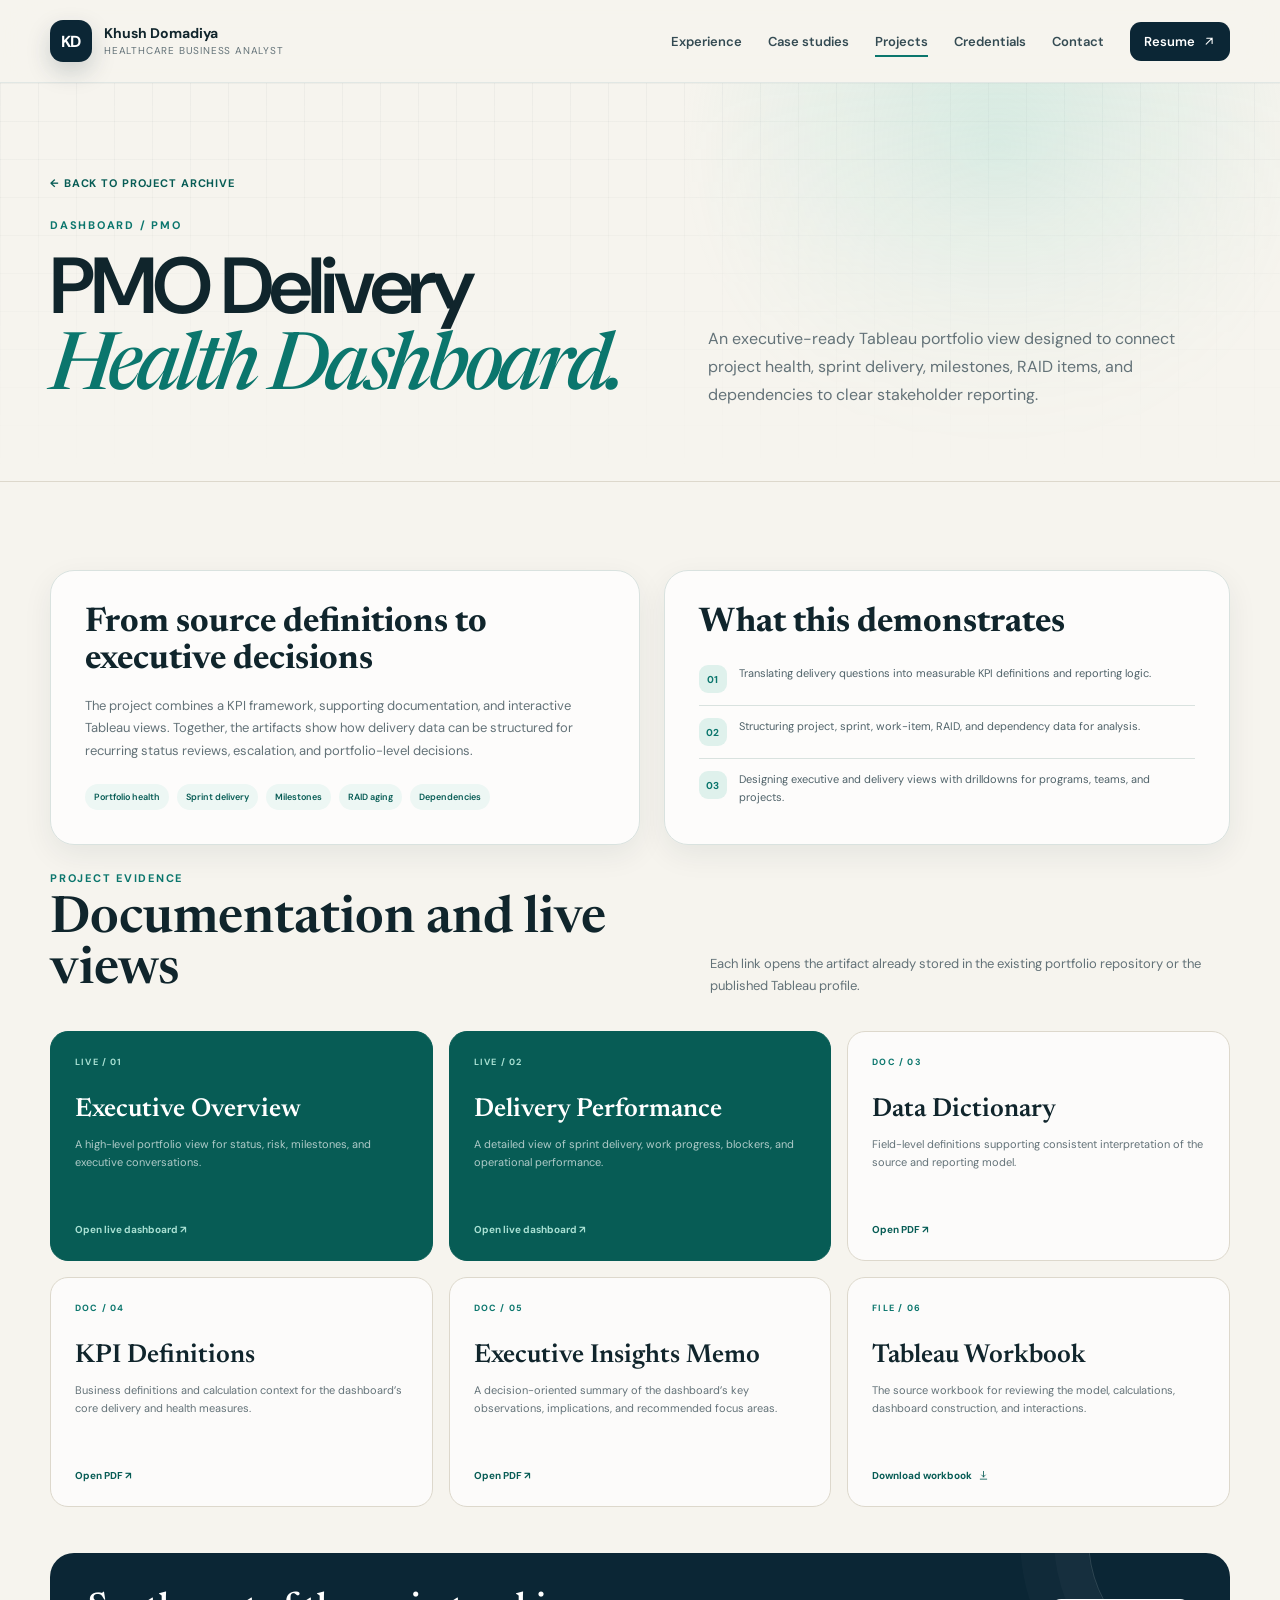
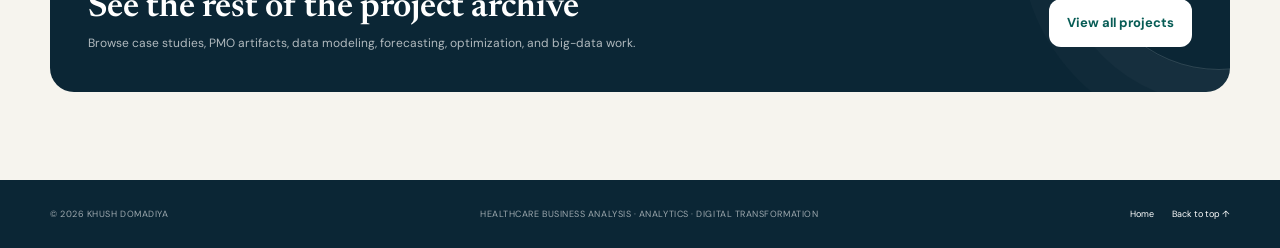
<file: pmo-dashboard.html>
<!doctype html>
<html lang="en">
<head>
  <meta charset="utf-8">
  <meta name="viewport" content="width=device-width, initial-scale=1">
  <meta name="theme-color" content="#0b2635">
  <meta name="description" content="PMO Delivery Health Dashboard artifacts by Khush Domadiya: KPI definitions, data dictionary, executive insights, Tableau workbook, and live dashboards.">
  <meta name="author" content="Khush Domadiya">
  <meta name="robots" content="index, follow">
  <link rel="canonical" href="https://khush-domadia.github.io/pmo-dashboard.html">
  <link rel="icon" href="favicon.svg" type="image/svg+xml">
  <title>PMO Delivery Health Dashboard | Khush Domadiya</title>
  <link rel="preconnect" href="https://fonts.googleapis.com">
  <link rel="preconnect" href="https://fonts.gstatic.com" crossorigin>
  <link href="https://fonts.googleapis.com/css2?family=DM+Sans:wght@400;500;600;700&family=Newsreader:opsz,wght@6..72,500;6..72,600&display=swap" rel="stylesheet">
  <link rel="stylesheet" href="styles.css">
</head>
<body class="inner-page">
  <a class="skip-link" href="#main-content">Skip to main content</a>
  <div class="scroll-progress" aria-hidden="true"><span></span></div>

  <svg class="icon-sprite" aria-hidden="true">
    <symbol id="icon-up-right" viewBox="0 0 24 24"><path d="M7 17 17 7M8 7h9v9"/></symbol>
    <symbol id="icon-download" viewBox="0 0 24 24"><path d="M12 3v12m0 0 4-4m-4 4-4-4M5 20h14"/></symbol>
  </svg>

  <header class="site-header inner-header" id="top">
    <div class="container nav-shell">
      <a class="brand" href="index.html" aria-label="Khush Domadiya home">
        <span class="brand-mark">KD</span>
        <span class="brand-copy"><strong>Khush Domadiya</strong><small>Healthcare Business Analyst</small></span>
      </a>
      <button class="menu-toggle" type="button" aria-expanded="false" aria-controls="primary-nav" aria-label="Open navigation"><span></span><span></span></button>
      <nav class="primary-nav" id="primary-nav" aria-label="Primary navigation">
        <a href="index.html#experience">Experience</a>
        <a href="index.html#case-studies">Case studies</a>
        <a href="projects.html" aria-current="page">Projects</a>
        <a href="index.html#credentials">Credentials</a>
        <a href="index.html#contact">Contact</a>
        <a class="nav-resume" href="assets/Resume.pdf" target="_blank" rel="noopener noreferrer">Resume <svg><use href="#icon-up-right"></use></svg></a>
      </nav>
    </div>
  </header>

  <main class="inner-main" id="main-content">
    <section class="page-hero">
      <div class="container">
        <a class="breadcrumb" href="projects.html">← Back to project archive</a>
        <div class="page-hero-grid">
          <div data-reveal>
            <p class="page-kicker">Dashboard / PMO</p>
            <h1 class="page-title">PMO Delivery <em>Health Dashboard.</em></h1>
          </div>
          <p class="page-intro" data-reveal data-delay="80">An executive-ready Tableau portfolio view designed to connect project health, sprint delivery, milestones, RAID items, and dependencies to clear stakeholder reporting.</p>
        </div>
      </div>
    </section>

    <section class="page-section">
      <div class="container">
        <div class="artifact-summary" data-reveal>
          <article class="artifact-overview">
            <h2>From source definitions to executive decisions</h2>
            <p>The project combines a KPI framework, supporting documentation, and interactive Tableau views. Together, the artifacts show how delivery data can be structured for recurring status reviews, escalation, and portfolio-level decisions.</p>
            <div class="artifact-pill-list"><span>Portfolio health</span><span>Sprint delivery</span><span>Milestones</span><span>RAID aging</span><span>Dependencies</span></div>
          </article>
          <article class="artifact-signal">
            <h2>What this demonstrates</h2>
            <div class="signal-list">
              <div><span>01</span><p>Translating delivery questions into measurable KPI definitions and reporting logic.</p></div>
              <div><span>02</span><p>Structuring project, sprint, work-item, RAID, and dependency data for analysis.</p></div>
              <div><span>03</span><p>Designing executive and delivery views with drilldowns for programs, teams, and projects.</p></div>
            </div>
          </article>
        </div>

        <div class="page-section-heading" data-reveal>
          <div><p class="page-kicker">Project evidence</p><h2>Documentation and live views</h2></div>
          <p>Each link opens the artifact already stored in the existing portfolio repository or the published Tableau profile.</p>
        </div>

        <div class="artifact-grid">
          <article class="artifact-card featured" data-reveal>
            <span class="artifact-number">LIVE / 01</span>
            <h3>Executive Overview</h3>
            <p>A high-level portfolio view for status, risk, milestones, and executive conversations.</p>
            <a href="https://public.tableau.com/app/profile/khush.domadiya5696/viz/Tableau_project_D1/DB_Executive_Overview?publish=yes" target="_blank" rel="noopener noreferrer">Open live dashboard ↗</a>
          </article>
          <article class="artifact-card featured" data-reveal data-delay="40">
            <span class="artifact-number">LIVE / 02</span>
            <h3>Delivery Performance</h3>
            <p>A detailed view of sprint delivery, work progress, blockers, and operational performance.</p>
            <a href="https://public.tableau.com/app/profile/khush.domadiya5696/viz/Tableau_project_17699269588030/DB_Delivery_Performance?publish=yes" target="_blank" rel="noopener noreferrer">Open live dashboard ↗</a>
          </article>
          <article class="artifact-card" data-reveal data-delay="80">
            <span class="artifact-number">DOC / 03</span>
            <h3>Data Dictionary</h3>
            <p>Field-level definitions supporting consistent interpretation of the source and reporting model.</p>
            <a href="assets/Data_Dictionary.pdf" target="_blank" rel="noopener noreferrer">Open PDF ↗</a>
          </article>
          <article class="artifact-card" data-reveal>
            <span class="artifact-number">DOC / 04</span>
            <h3>KPI Definitions</h3>
            <p>Business definitions and calculation context for the dashboard’s core delivery and health measures.</p>
            <a href="assets/KPI_Definitions.pdf" target="_blank" rel="noopener noreferrer">Open PDF ↗</a>
          </article>
          <article class="artifact-card" data-reveal data-delay="40">
            <span class="artifact-number">DOC / 05</span>
            <h3>Executive Insights Memo</h3>
            <p>A decision-oriented summary of the dashboard’s key observations, implications, and recommended focus areas.</p>
            <a href="assets/Executive_Insights_Memo.pdf" target="_blank" rel="noopener noreferrer">Open PDF ↗</a>
          </article>
          <article class="artifact-card" data-reveal data-delay="80">
            <span class="artifact-number">FILE / 06</span>
            <h3>Tableau Workbook</h3>
            <p>The source workbook for reviewing the model, calculations, dashboard construction, and interactions.</p>
            <a href="assets/Tableau_project.twb" target="_blank" rel="noopener noreferrer">Download workbook <svg><use href="#icon-download"></use></svg></a>
          </article>
        </div>

        <div class="artifact-cta" data-reveal>
          <div><h2>See the rest of the project archive</h2><p>Browse case studies, PMO artifacts, data modeling, forecasting, optimization, and big-data work.</p></div>
          <a class="button button-light" href="projects.html">View all projects</a>
        </div>
      </div>
    </section>
  </main>

  <footer class="site-footer">
    <div class="container footer-inner">
      <p>© <span id="year"></span> Khush Domadiya</p>
      <p>Healthcare business analysis · Analytics · Digital transformation</p>
      <div class="footer-links"><a href="index.html">Home</a><a href="#top">Back to top ↑</a></div>
    </div>
  </footer>

  <button class="back-to-top" type="button" aria-label="Back to top">↑</button>
  <script src="app.js"></script>
</body>
</html>
</file>
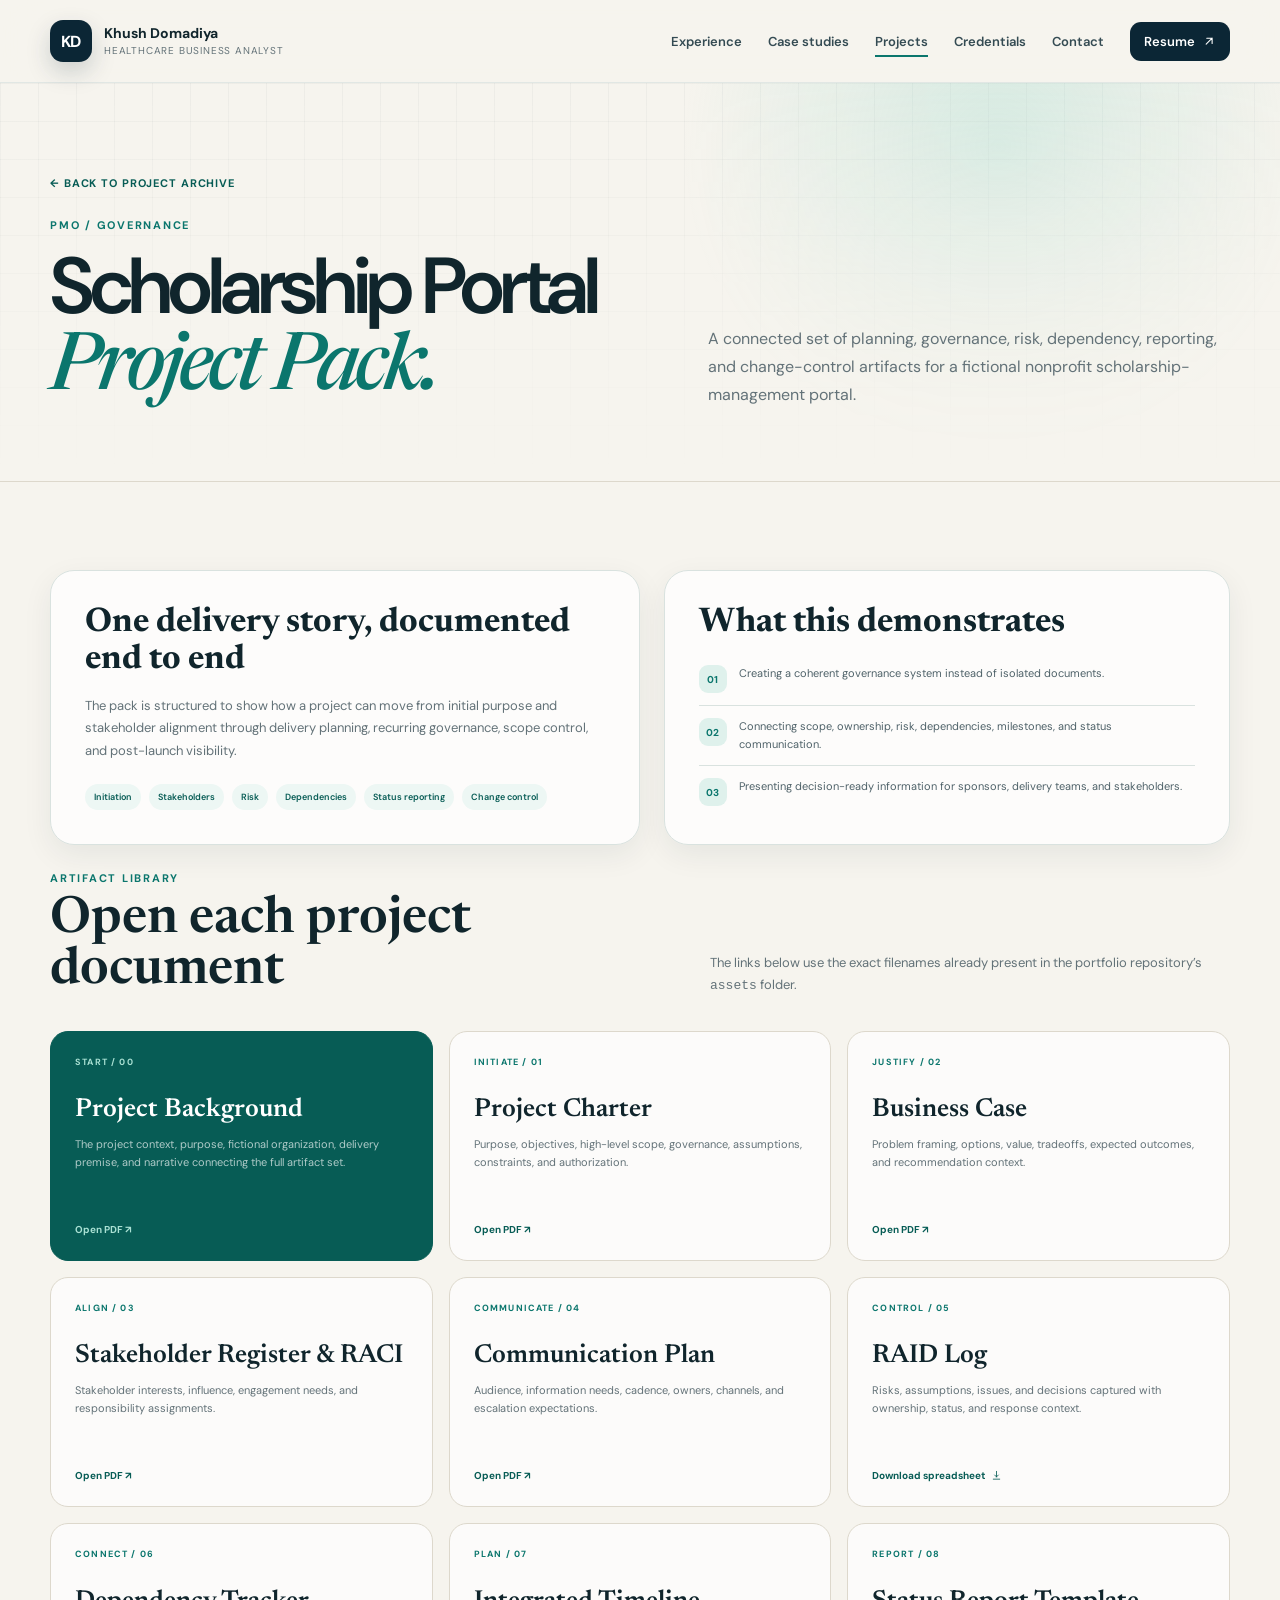
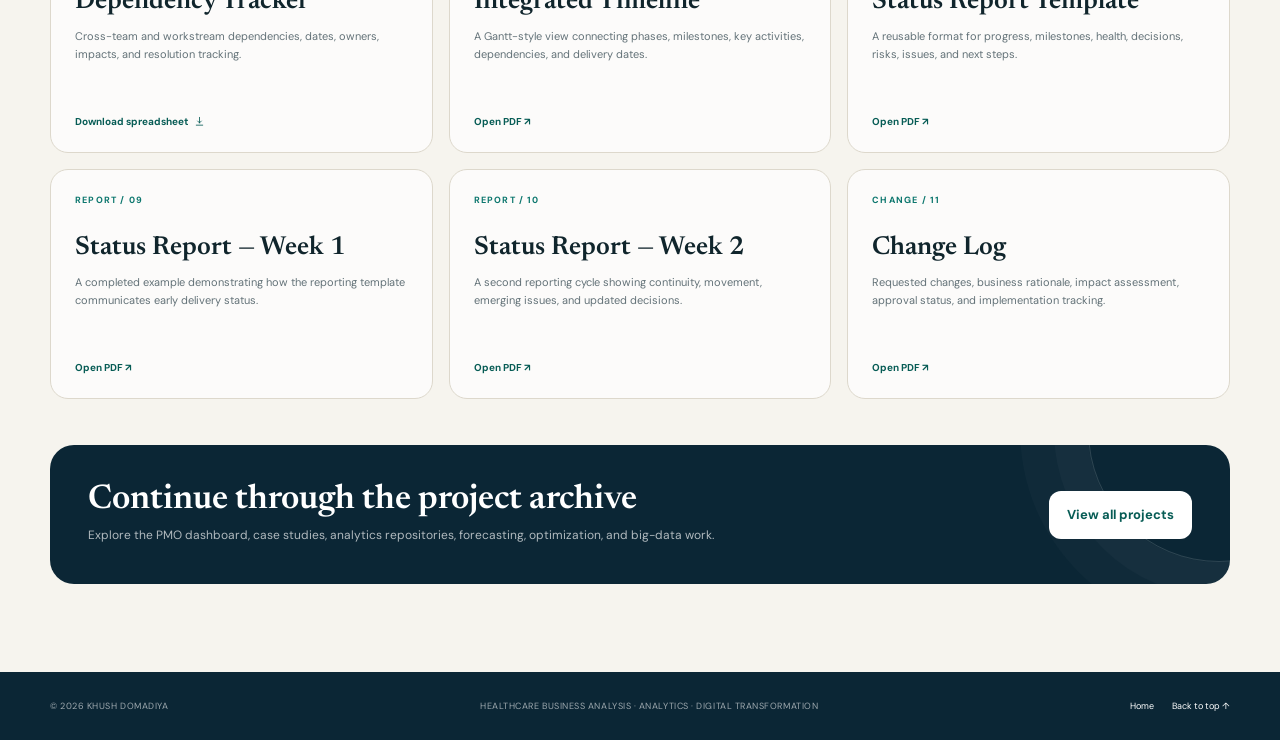
<file: pmo-project-pack.html>
<!doctype html>
<html lang="en">
<head>
  <meta charset="utf-8">
  <meta name="viewport" content="width=device-width, initial-scale=1">
  <meta name="theme-color" content="#0b2635">
  <meta name="description" content="Scholarship Portal PMO project pack by Khush Domadiya, including charter, business case, stakeholder register, communication plan, RAID log, dependency tracker, timeline, status reports, and change log.">
  <meta name="author" content="Khush Domadiya">
  <meta name="robots" content="index, follow">
  <link rel="canonical" href="https://khush-domadia.github.io/pmo-project-pack.html">
  <link rel="icon" href="favicon.svg" type="image/svg+xml">
  <title>Scholarship Portal PMO Project Pack | Khush Domadiya</title>
  <link rel="preconnect" href="https://fonts.googleapis.com">
  <link rel="preconnect" href="https://fonts.gstatic.com" crossorigin>
  <link href="https://fonts.googleapis.com/css2?family=DM+Sans:wght@400;500;600;700&family=Newsreader:opsz,wght@6..72,500;6..72,600&display=swap" rel="stylesheet">
  <link rel="stylesheet" href="styles.css">
</head>
<body class="inner-page">
  <a class="skip-link" href="#main-content">Skip to main content</a>
  <div class="scroll-progress" aria-hidden="true"><span></span></div>

  <svg class="icon-sprite" aria-hidden="true">
    <symbol id="icon-up-right" viewBox="0 0 24 24"><path d="M7 17 17 7M8 7h9v9"/></symbol>
    <symbol id="icon-download" viewBox="0 0 24 24"><path d="M12 3v12m0 0 4-4m-4 4-4-4M5 20h14"/></symbol>
  </svg>

  <header class="site-header inner-header" id="top">
    <div class="container nav-shell">
      <a class="brand" href="index.html" aria-label="Khush Domadiya home">
        <span class="brand-mark">KD</span>
        <span class="brand-copy"><strong>Khush Domadiya</strong><small>Healthcare Business Analyst</small></span>
      </a>
      <button class="menu-toggle" type="button" aria-expanded="false" aria-controls="primary-nav" aria-label="Open navigation"><span></span><span></span></button>
      <nav class="primary-nav" id="primary-nav" aria-label="Primary navigation">
        <a href="index.html#experience">Experience</a>
        <a href="index.html#case-studies">Case studies</a>
        <a href="projects.html" aria-current="page">Projects</a>
        <a href="index.html#credentials">Credentials</a>
        <a href="index.html#contact">Contact</a>
        <a class="nav-resume" href="assets/Resume.pdf" target="_blank" rel="noopener noreferrer">Resume <svg><use href="#icon-up-right"></use></svg></a>
      </nav>
    </div>
  </header>

  <main class="inner-main" id="main-content">
    <section class="page-hero">
      <div class="container">
        <a class="breadcrumb" href="projects.html">← Back to project archive</a>
        <div class="page-hero-grid">
          <div data-reveal>
            <p class="page-kicker">PMO / Governance</p>
            <h1 class="page-title">Scholarship Portal <em>Project Pack.</em></h1>
          </div>
          <p class="page-intro" data-reveal data-delay="80">A connected set of planning, governance, risk, dependency, reporting, and change-control artifacts for a fictional nonprofit scholarship-management portal.</p>
        </div>
      </div>
    </section>

    <section class="page-section">
      <div class="container">
        <div class="artifact-summary" data-reveal>
          <article class="artifact-overview">
            <h2>One delivery story, documented end to end</h2>
            <p>The pack is structured to show how a project can move from initial purpose and stakeholder alignment through delivery planning, recurring governance, scope control, and post-launch visibility.</p>
            <div class="artifact-pill-list"><span>Initiation</span><span>Stakeholders</span><span>Risk</span><span>Dependencies</span><span>Status reporting</span><span>Change control</span></div>
          </article>
          <article class="artifact-signal">
            <h2>What this demonstrates</h2>
            <div class="signal-list">
              <div><span>01</span><p>Creating a coherent governance system instead of isolated documents.</p></div>
              <div><span>02</span><p>Connecting scope, ownership, risk, dependencies, milestones, and status communication.</p></div>
              <div><span>03</span><p>Presenting decision-ready information for sponsors, delivery teams, and stakeholders.</p></div>
            </div>
          </article>
        </div>

        <div class="page-section-heading" data-reveal>
          <div><p class="page-kicker">Artifact library</p><h2>Open each project document</h2></div>
          <p>The links below use the exact filenames already present in the portfolio repository’s <code>assets</code> folder.</p>
        </div>

        <div class="artifact-grid">
          <article class="artifact-card featured" data-reveal>
            <span class="artifact-number">START / 00</span>
            <h3>Project Background</h3>
            <p>The project context, purpose, fictional organization, delivery premise, and narrative connecting the full artifact set.</p>
            <a href="assets/PMO_Pack_Story_Background.pdf" target="_blank" rel="noopener noreferrer">Open PDF ↗</a>
          </article>
          <article class="artifact-card" data-reveal data-delay="40">
            <span class="artifact-number">INITIATE / 01</span>
            <h3>Project Charter</h3>
            <p>Purpose, objectives, high-level scope, governance, assumptions, constraints, and authorization.</p>
            <a href="assets/01_Project_Charter.pdf" target="_blank" rel="noopener noreferrer">Open PDF ↗</a>
          </article>
          <article class="artifact-card" data-reveal data-delay="80">
            <span class="artifact-number">JUSTIFY / 02</span>
            <h3>Business Case</h3>
            <p>Problem framing, options, value, tradeoffs, expected outcomes, and recommendation context.</p>
            <a href="assets/02_Business_Case.pdf" target="_blank" rel="noopener noreferrer">Open PDF ↗</a>
          </article>
          <article class="artifact-card" data-reveal>
            <span class="artifact-number">ALIGN / 03</span>
            <h3>Stakeholder Register & RACI</h3>
            <p>Stakeholder interests, influence, engagement needs, and responsibility assignments.</p>
            <a href="assets/03_Stakeholder_Register.pdf" target="_blank" rel="noopener noreferrer">Open PDF ↗</a>
          </article>
          <article class="artifact-card" data-reveal data-delay="40">
            <span class="artifact-number">COMMUNICATE / 04</span>
            <h3>Communication Plan</h3>
            <p>Audience, information needs, cadence, owners, channels, and escalation expectations.</p>
            <a href="assets/04_Communication_Plan.pdf" target="_blank" rel="noopener noreferrer">Open PDF ↗</a>
          </article>
          <article class="artifact-card" data-reveal data-delay="80">
            <span class="artifact-number">CONTROL / 05</span>
            <h3>RAID Log</h3>
            <p>Risks, assumptions, issues, and decisions captured with ownership, status, and response context.</p>
            <a href="assets/05_RAID_Log.xlsx" target="_blank" rel="noopener noreferrer">Download spreadsheet <svg><use href="#icon-download"></use></svg></a>
          </article>
          <article class="artifact-card" data-reveal>
            <span class="artifact-number">CONNECT / 06</span>
            <h3>Dependency Tracker</h3>
            <p>Cross-team and workstream dependencies, dates, owners, impacts, and resolution tracking.</p>
            <a href="assets/06_Dependency_Tracker.xlsx" target="_blank" rel="noopener noreferrer">Download spreadsheet <svg><use href="#icon-download"></use></svg></a>
          </article>
          <article class="artifact-card" data-reveal data-delay="40">
            <span class="artifact-number">PLAN / 07</span>
            <h3>Integrated Timeline</h3>
            <p>A Gantt-style view connecting phases, milestones, key activities, dependencies, and delivery dates.</p>
            <a href="assets/07_Timeline_Gantt.pdf" target="_blank" rel="noopener noreferrer">Open PDF ↗</a>
          </article>
          <article class="artifact-card" data-reveal data-delay="80">
            <span class="artifact-number">REPORT / 08</span>
            <h3>Status Report Template</h3>
            <p>A reusable format for progress, milestones, health, decisions, risks, issues, and next steps.</p>
            <a href="assets/08_Status_Report_Template.pdf" target="_blank" rel="noopener noreferrer">Open PDF ↗</a>
          </article>
          <article class="artifact-card" data-reveal>
            <span class="artifact-number">REPORT / 09</span>
            <h3>Status Report — Week 1</h3>
            <p>A completed example demonstrating how the reporting template communicates early delivery status.</p>
            <a href="assets/09_Status_Report_Week1.pdf" target="_blank" rel="noopener noreferrer">Open PDF ↗</a>
          </article>
          <article class="artifact-card" data-reveal data-delay="40">
            <span class="artifact-number">REPORT / 10</span>
            <h3>Status Report — Week 2</h3>
            <p>A second reporting cycle showing continuity, movement, emerging issues, and updated decisions.</p>
            <a href="assets/10_Status_Report_Week2.pdf" target="_blank" rel="noopener noreferrer">Open PDF ↗</a>
          </article>
          <article class="artifact-card" data-reveal data-delay="80">
            <span class="artifact-number">CHANGE / 11</span>
            <h3>Change Log</h3>
            <p>Requested changes, business rationale, impact assessment, approval status, and implementation tracking.</p>
            <a href="assets/11_Change_Log.pdf" target="_blank" rel="noopener noreferrer">Open PDF ↗</a>
          </article>
        </div>

        <div class="artifact-cta" data-reveal>
          <div><h2>Continue through the project archive</h2><p>Explore the PMO dashboard, case studies, analytics repositories, forecasting, optimization, and big-data work.</p></div>
          <a class="button button-light" href="projects.html">View all projects</a>
        </div>
      </div>
    </section>
  </main>

  <footer class="site-footer">
    <div class="container footer-inner">
      <p>© <span id="year"></span> Khush Domadiya</p>
      <p>Healthcare business analysis · Analytics · Digital transformation</p>
      <div class="footer-links"><a href="index.html">Home</a><a href="#top">Back to top ↑</a></div>
    </div>
  </footer>

  <button class="back-to-top" type="button" aria-label="Back to top">↑</button>
  <script src="app.js"></script>
</body>
</html>
</file>
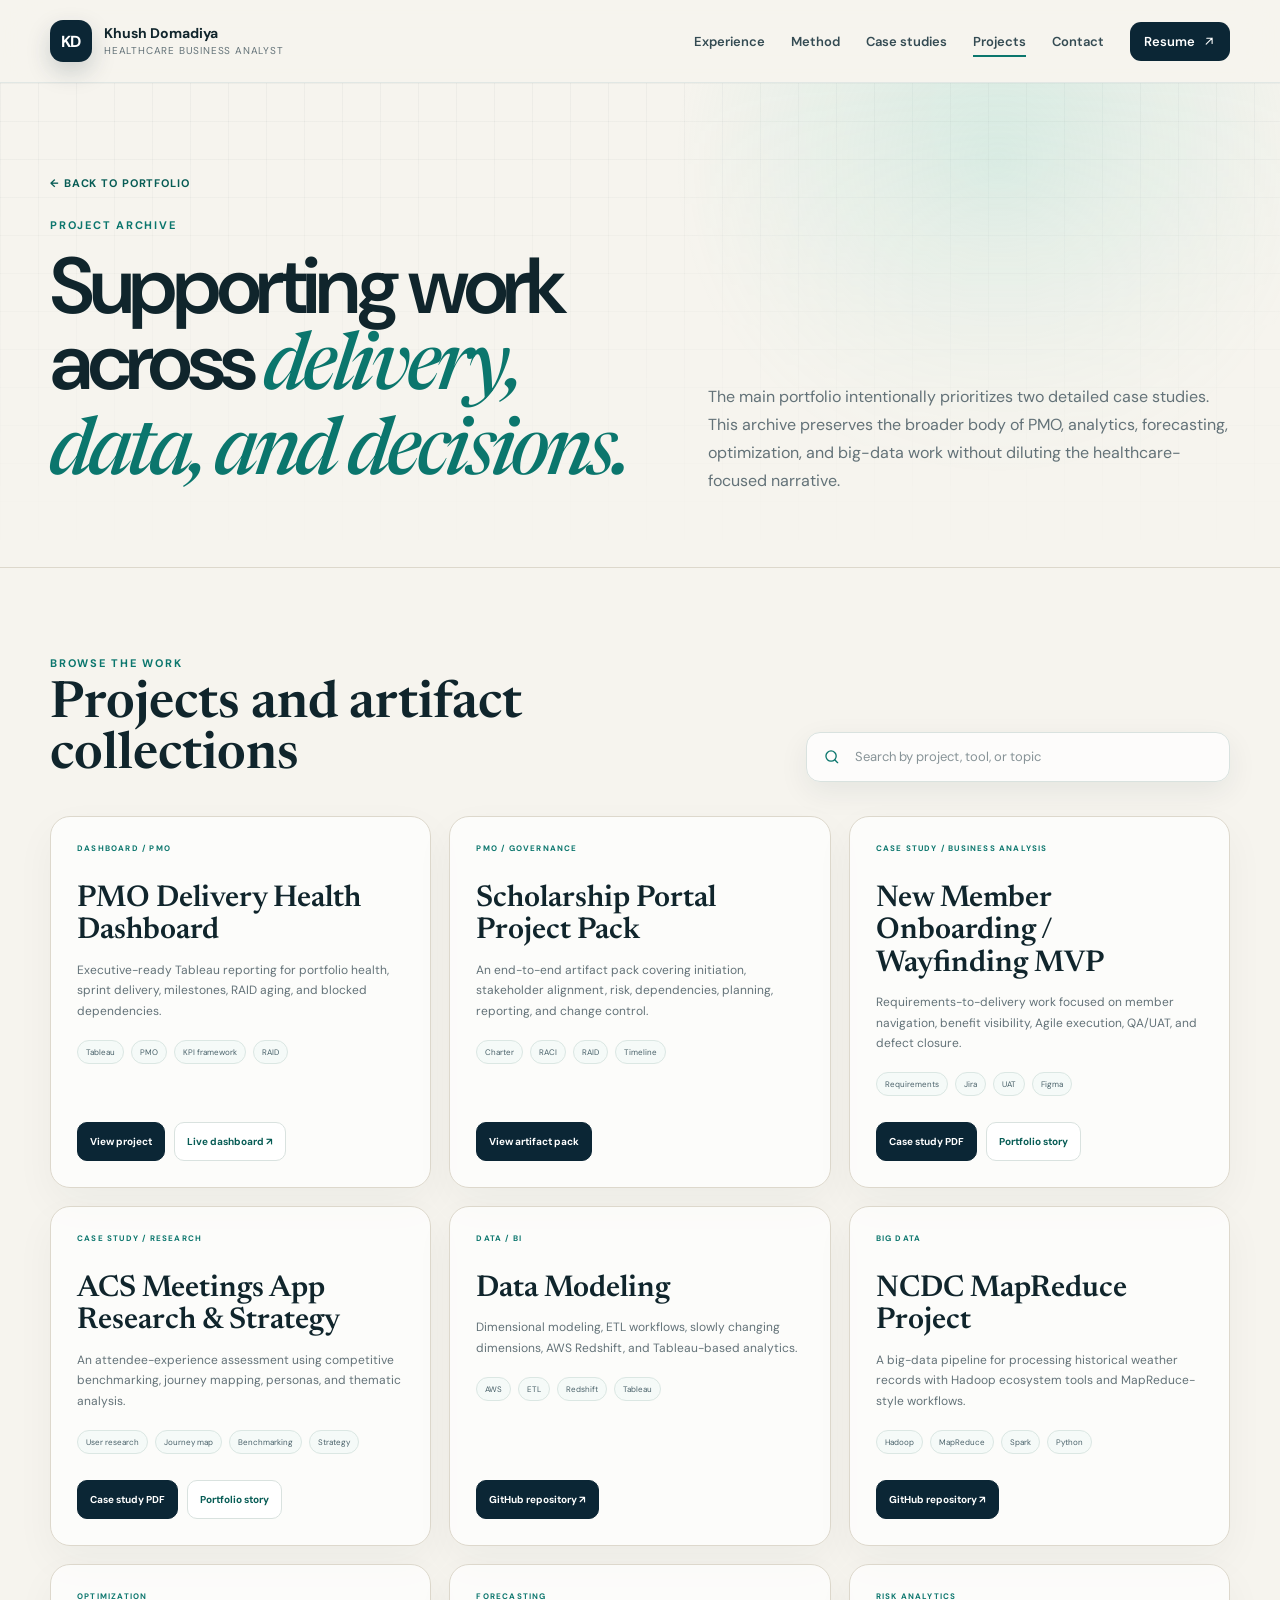
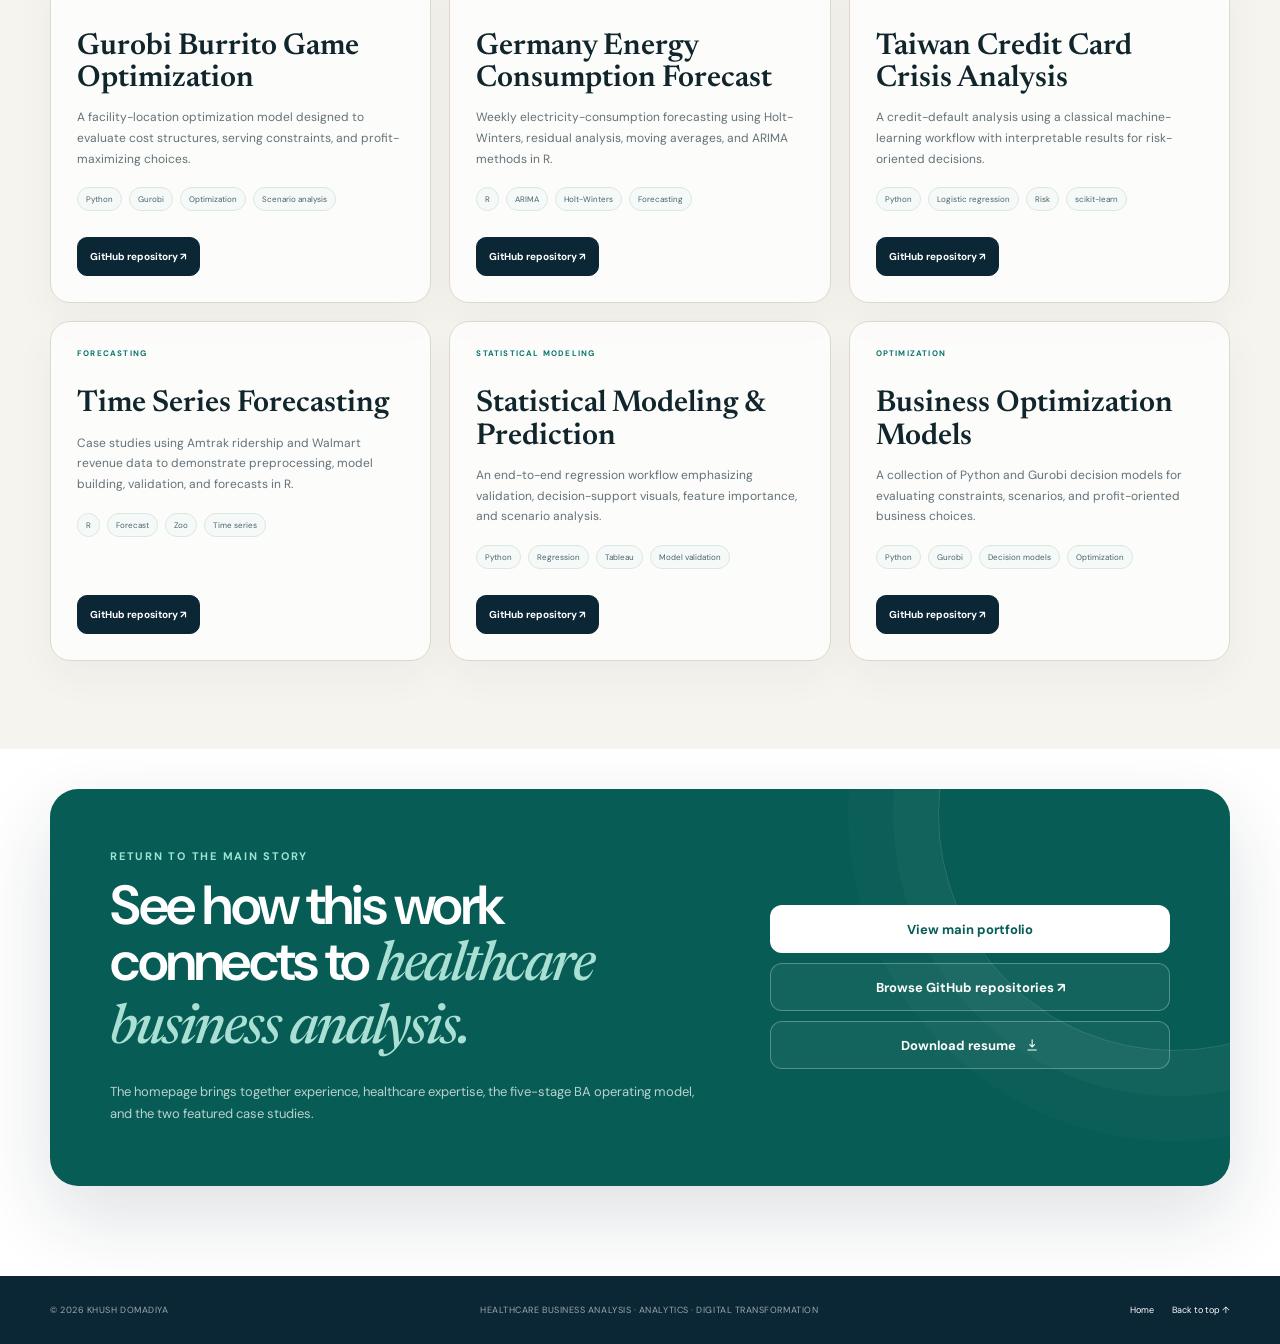
<file: projects.html>
<!doctype html>
<html lang="en">
<head>
  <meta charset="utf-8">
  <meta name="viewport" content="width=device-width, initial-scale=1">
  <meta name="theme-color" content="#0b2635">
  <meta name="description" content="Project archive for Khush Domadiya, including business analysis case studies, PMO artifacts, dashboards, data modeling, forecasting, optimization, and big-data work.">
  <meta name="author" content="Khush Domadiya">
  <meta name="robots" content="index, follow">
  <link rel="canonical" href="https://khush-domadia.github.io/projects.html">
  <link rel="icon" href="favicon.svg" type="image/svg+xml">
  <title>Project Archive | Khush Domadiya</title>
  <link rel="preconnect" href="https://fonts.googleapis.com">
  <link rel="preconnect" href="https://fonts.gstatic.com" crossorigin>
  <link href="https://fonts.googleapis.com/css2?family=DM+Sans:wght@400;500;600;700&family=Newsreader:opsz,wght@6..72,500;6..72,600&display=swap" rel="stylesheet">
  <link rel="stylesheet" href="styles.css">
</head>
<body class="inner-page">
  <a class="skip-link" href="#main-content">Skip to main content</a>
  <div class="scroll-progress" aria-hidden="true"><span></span></div>

  <svg class="icon-sprite" aria-hidden="true">
    <symbol id="icon-up-right" viewBox="0 0 24 24"><path d="M7 17 17 7M8 7h9v9"/></symbol>
    <symbol id="icon-download" viewBox="0 0 24 24"><path d="M12 3v12m0 0 4-4m-4 4-4-4M5 20h14"/></symbol>
    <symbol id="icon-search" viewBox="0 0 24 24"><circle cx="11" cy="11" r="7"/><path d="m20 20-4-4"/></symbol>
  </svg>

  <header class="site-header inner-header" id="top">
    <div class="container nav-shell">
      <a class="brand" href="index.html" aria-label="Khush Domadiya home">
        <span class="brand-mark">KD</span>
        <span class="brand-copy"><strong>Khush Domadiya</strong><small>Healthcare Business Analyst</small></span>
      </a>
      <button class="menu-toggle" type="button" aria-expanded="false" aria-controls="primary-nav" aria-label="Open navigation"><span></span><span></span></button>
      <nav class="primary-nav" id="primary-nav" aria-label="Primary navigation">
        <a href="index.html#experience">Experience</a>
        <a href="index.html#method">Method</a>
        <a href="index.html#case-studies">Case studies</a>
        <a href="projects.html" aria-current="page">Projects</a>
        <a href="index.html#contact">Contact</a>
        <a class="nav-resume" href="assets/Resume.pdf" target="_blank" rel="noopener noreferrer">Resume <svg><use href="#icon-up-right"></use></svg></a>
      </nav>
    </div>
  </header>

  <main class="inner-main" id="main-content">
    <section class="page-hero">
      <div class="container">
        <a class="breadcrumb" href="index.html">← Back to portfolio</a>
        <div class="page-hero-grid">
          <div data-reveal>
            <p class="page-kicker">Project archive</p>
            <h1 class="page-title">Supporting work across <em>delivery, data, and decisions.</em></h1>
          </div>
          <p class="page-intro" data-reveal data-delay="80">The main portfolio intentionally prioritizes two detailed case studies. This archive preserves the broader body of PMO, analytics, forecasting, optimization, and big-data work without diluting the healthcare-focused narrative.</p>
        </div>
      </div>
    </section>

    <section class="page-section">
      <div class="container">
        <div class="page-section-heading" data-reveal>
          <div>
            <p class="page-kicker">Browse the work</p>
            <h2>Projects and artifact collections</h2>
          </div>
          <label class="project-filter" for="project-search">
            <svg aria-hidden="true"><use href="#icon-search"></use></svg>
            <span class="sr-only">Search projects</span>
            <input id="project-search" type="search" placeholder="Search by project, tool, or topic" autocomplete="off" data-project-search>
          </label>
        </div>

        <div class="archive-grid" id="project-grid">
          <article class="archive-card" data-project-card data-search="pmo delivery health dashboard tableau kpi raid milestones dependencies executive reporting data dictionary">
            <span class="archive-kicker">Dashboard / PMO</span>
            <h2>PMO Delivery Health Dashboard</h2>
            <p>Executive-ready Tableau reporting for portfolio health, sprint delivery, milestones, RAID aging, and blocked dependencies.</p>
            <div class="archive-tags"><span>Tableau</span><span>PMO</span><span>KPI framework</span><span>RAID</span></div>
            <div class="archive-actions"><a class="primary-link" href="pmo-dashboard.html">View project</a><a href="https://public.tableau.com/app/profile/khush.domadiya5696/viz/Tableau_project_D1/DB_Executive_Overview?publish=yes" target="_blank" rel="noopener noreferrer">Live dashboard ↗</a></div>
          </article>

          <article class="archive-card" data-project-card data-search="scholarship portal pmo project pack charter business case raci raid gantt status report change log governance">
            <span class="archive-kicker">PMO / Governance</span>
            <h2>Scholarship Portal Project Pack</h2>
            <p>An end-to-end artifact pack covering initiation, stakeholder alignment, risk, dependencies, planning, reporting, and change control.</p>
            <div class="archive-tags"><span>Charter</span><span>RACI</span><span>RAID</span><span>Timeline</span></div>
            <div class="archive-actions"><a class="primary-link" href="pmo-project-pack.html">View artifact pack</a></div>
          </article>

          <article class="archive-card" data-project-card data-search="onboarding wayfinding acs internship business analysis requirements jira confluence aem figma uat agile">
            <span class="archive-kicker">Case study / Business analysis</span>
            <h2>New Member Onboarding / Wayfinding MVP</h2>
            <p>Requirements-to-delivery work focused on member navigation, benefit visibility, Agile execution, QA/UAT, and defect closure.</p>
            <div class="archive-tags"><span>Requirements</span><span>Jira</span><span>UAT</span><span>Figma</span></div>
            <div class="archive-actions"><a class="primary-link" href="assets/wayfinding%20case%20study.pdf" target="_blank" rel="noopener noreferrer">Case study PDF</a><a href="index.html#case-studies">Portfolio story</a></div>
          </article>

          <article class="archive-card" data-project-card data-search="acs meetings app research strategy user research journey mapping affinity analysis competitive benchmarking personas figma">
            <span class="archive-kicker">Case study / Research</span>
            <h2>ACS Meetings App Research & Strategy</h2>
            <p>An attendee-experience assessment using competitive benchmarking, journey mapping, personas, and thematic analysis.</p>
            <div class="archive-tags"><span>User research</span><span>Journey map</span><span>Benchmarking</span><span>Strategy</span></div>
            <div class="archive-actions"><a class="primary-link" href="assets/ACS%20Meetings%20APP%20case%20study.pdf" target="_blank" rel="noopener noreferrer">Case study PDF</a><a href="index.html#case-studies">Portfolio story</a></div>
          </article>

          <article class="archive-card" data-project-card data-search="data modeling dimensional etl aws redshift tableau slowly changing dimensions data warehouse">
            <span class="archive-kicker">Data / BI</span>
            <h2>Data Modeling</h2>
            <p>Dimensional modeling, ETL workflows, slowly changing dimensions, AWS Redshift, and Tableau-based analytics.</p>
            <div class="archive-tags"><span>AWS</span><span>ETL</span><span>Redshift</span><span>Tableau</span></div>
            <div class="archive-actions"><a class="primary-link" href="https://github.com/Khush-domadia/Data-Modeling" target="_blank" rel="noopener noreferrer">GitHub repository ↗</a></div>
          </article>

          <article class="archive-card" data-project-card data-search="ncdc mapreduce map reducing hadoop spark python java big data weather temperature">
            <span class="archive-kicker">Big data</span>
            <h2>NCDC MapReduce Project</h2>
            <p>A big-data pipeline for processing historical weather records with Hadoop ecosystem tools and MapReduce-style workflows.</p>
            <div class="archive-tags"><span>Hadoop</span><span>MapReduce</span><span>Spark</span><span>Python</span></div>
            <div class="archive-actions"><a class="primary-link" href="https://github.com/Khush-domadia/NCDC-Map-Reducing-Project" target="_blank" rel="noopener noreferrer">GitHub repository ↗</a></div>
          </article>

          <article class="archive-card" data-project-card data-search="gurobi burrito game optimization facility location python profit model">
            <span class="archive-kicker">Optimization</span>
            <h2>Gurobi Burrito Game Optimization</h2>
            <p>A facility-location optimization model designed to evaluate cost structures, serving constraints, and profit-maximizing choices.</p>
            <div class="archive-tags"><span>Python</span><span>Gurobi</span><span>Optimization</span><span>Scenario analysis</span></div>
            <div class="archive-actions"><a class="primary-link" href="https://github.com/Khush-domadia/Gurobis-Buritto-Game-Optimization-Model" target="_blank" rel="noopener noreferrer">GitHub repository ↗</a></div>
          </article>

          <article class="archive-card" data-project-card data-search="germany energy electricity consumption forecast forecasting r arima holt winters moving average time series">
            <span class="archive-kicker">Forecasting</span>
            <h2>Germany Energy Consumption Forecast</h2>
            <p>Weekly electricity-consumption forecasting using Holt-Winters, residual analysis, moving averages, and ARIMA methods in R.</p>
            <div class="archive-tags"><span>R</span><span>ARIMA</span><span>Holt-Winters</span><span>Forecasting</span></div>
            <div class="archive-actions"><a class="primary-link" href="https://github.com/Khush-domadia/Germanys-Energy-Consumption-Forecast" target="_blank" rel="noopener noreferrer">GitHub repository ↗</a></div>
          </article>

          <article class="archive-card" data-project-card data-search="taiwan credit card crisis default prediction logistic regression machine learning python pandas scikit learn risk">
            <span class="archive-kicker">Risk analytics</span>
            <h2>Taiwan Credit Card Crisis Analysis</h2>
            <p>A credit-default analysis using a classical machine-learning workflow with interpretable results for risk-oriented decisions.</p>
            <div class="archive-tags"><span>Python</span><span>Logistic regression</span><span>Risk</span><span>scikit-learn</span></div>
            <div class="archive-actions"><a class="primary-link" href="https://github.com/Khush-domadia/Taiwan-2005-Credit-Card-crisis-analysis" target="_blank" rel="noopener noreferrer">GitHub repository ↗</a></div>
          </article>

          <article class="archive-card" data-project-card data-search="time series forecasting amtrak ridership walmart revenue r forecast zoo">
            <span class="archive-kicker">Forecasting</span>
            <h2>Time Series Forecasting</h2>
            <p>Case studies using Amtrak ridership and Walmart revenue data to demonstrate preprocessing, model building, validation, and forecasts in R.</p>
            <div class="archive-tags"><span>R</span><span>Forecast</span><span>Zoo</span><span>Time series</span></div>
            <div class="archive-actions"><a class="primary-link" href="https://github.com/Khush-domadia/Time-Series-Forecasting" target="_blank" rel="noopener noreferrer">GitHub repository ↗</a></div>
          </article>

          <article class="archive-card" data-project-card data-search="statistical modeling prediction regression python tableau business trends feature importance scenario analysis">
            <span class="archive-kicker">Statistical modeling</span>
            <h2>Statistical Modeling & Prediction</h2>
            <p>An end-to-end regression workflow emphasizing validation, decision-support visuals, feature importance, and scenario analysis.</p>
            <div class="archive-tags"><span>Python</span><span>Regression</span><span>Tableau</span><span>Model validation</span></div>
            <div class="archive-actions"><a class="primary-link" href="https://github.com/Khush-domadia/Statistical-Modeling" target="_blank" rel="noopener noreferrer">GitHub repository ↗</a></div>
          </article>

          <article class="archive-card" data-project-card data-search="business optimization model gurobi python decision models constraints scenarios profit">
            <span class="archive-kicker">Optimization</span>
            <h2>Business Optimization Models</h2>
            <p>A collection of Python and Gurobi decision models for evaluating constraints, scenarios, and profit-oriented business choices.</p>
            <div class="archive-tags"><span>Python</span><span>Gurobi</span><span>Decision models</span><span>Optimization</span></div>
            <div class="archive-actions"><a class="primary-link" href="https://github.com/Khush-domadia/Business-Optimization-Model" target="_blank" rel="noopener noreferrer">GitHub repository ↗</a></div>
          </article>
        </div>
        <p class="no-results" data-no-results>No projects match that search. Try a broader tool or topic.</p>
      </div>
    </section>

    <section class="contact-section">
      <div class="container contact-card" data-reveal>
        <div class="contact-copy">
          <p class="section-kicker light">Return to the main story</p>
          <h2>See how this work connects to <em>healthcare business analysis.</em></h2>
          <p>The homepage brings together experience, healthcare expertise, the five-stage BA operating model, and the two featured case studies.</p>
        </div>
        <div class="contact-actions">
          <a class="button button-light" href="index.html">View main portfolio</a>
          <a class="button button-outline-light" href="https://github.com/Khush-domadia?tab=repositories" target="_blank" rel="noopener noreferrer">Browse GitHub repositories ↗</a>
          <a class="button button-outline-light" href="assets/Resume.pdf" target="_blank" rel="noopener noreferrer">Download resume <svg><use href="#icon-download"></use></svg></a>
        </div>
      </div>
    </section>
  </main>

  <footer class="site-footer">
    <div class="container footer-inner">
      <p>© <span id="year"></span> Khush Domadiya</p>
      <p>Healthcare business analysis · Analytics · Digital transformation</p>
      <div class="footer-links"><a href="index.html">Home</a><a href="#top">Back to top ↑</a></div>
    </div>
  </footer>

  <button class="back-to-top" type="button" aria-label="Back to top">↑</button>
  <script src="app.js"></script>
</body>
</html>
</file>
<file: styles.css>
:root {
  --navy: #0b2635;
  --navy-2: #113547;
  --green: #0b766d;
  --green-dark: #075c55;
  --mint: #dff1ec;
  --mint-2: #edf7f4;
  --lime: #b9db96;
  --paper: #f6f4ee;
  --surface: #ffffff;
  --ink: #10252c;
  --muted: #637278;
  --line: #d9e2df;
  --warm-line: #ddd8cc;
  --shadow-sm: 0 10px 30px rgba(11, 38, 53, .07);
  --shadow-lg: 0 30px 80px rgba(11, 38, 53, .14);
  --radius-sm: 14px;
  --radius-md: 22px;
  --radius-lg: 32px;
  --container: 1180px;
  --sans: "DM Sans", "Clear Sans", "Avenir Next", system-ui, -apple-system, BlinkMacSystemFont, "Segoe UI", sans-serif;
  --serif: "Newsreader", "EB Garamond", Georgia, serif;
}

* { box-sizing: border-box; }
html { scroll-behavior: smooth; scroll-padding-top: 96px; }
body {
  margin: 0;
  color: var(--ink);
  background: var(--paper);
  font-family: var(--sans);
  -webkit-font-smoothing: antialiased;
  text-rendering: optimizeLegibility;
}
body.menu-open { overflow: hidden; }
img { display: block; max-width: 100%; }
a { color: inherit; }
button, input, textarea, select { font: inherit; }
svg { width: 1.1em; height: 1.1em; fill: none; stroke: currentColor; stroke-width: 1.8; stroke-linecap: round; stroke-linejoin: round; }
.icon-sprite { position: absolute; width: 0; height: 0; overflow: hidden; }
.container { width: min(var(--container), calc(100% - 48px)); margin-inline: auto; }
.section-pad { padding: 112px 0; }

.skip-link { position: fixed; top: 12px; left: 12px; z-index: 200; transform: translateY(-150%); background: var(--navy); color: #fff; padding: 10px 14px; border-radius: 10px; text-decoration: none; }
.skip-link:focus { transform: translateY(0); }
.scroll-progress { position: fixed; inset: 0 0 auto; height: 3px; z-index: 150; pointer-events: none; }
.scroll-progress span { display: block; height: 100%; width: 0; background: var(--green); }

.site-header { position: sticky; top: 0; z-index: 100; border-bottom: 1px solid rgba(217, 226, 223, .72); background: rgba(246, 244, 238, .86); backdrop-filter: blur(18px) saturate(140%); }
.nav-shell { min-height: 82px; display: flex; align-items: center; justify-content: space-between; gap: 24px; }
.brand { display: inline-flex; align-items: center; gap: 12px; text-decoration: none; }
.brand-mark { width: 42px; height: 42px; display: grid; place-items: center; border-radius: 13px; background: var(--navy); color: #fff; font-weight: 700; letter-spacing: -.02em; box-shadow: 0 10px 24px rgba(11, 38, 53, .18); }
.brand-copy { display: flex; flex-direction: column; line-height: 1.15; }
.brand-copy strong { font-size: 14px; }
.brand-copy small { margin-top: 4px; color: var(--muted); font-size: 10px; letter-spacing: .08em; text-transform: uppercase; }
.primary-nav { display: flex; align-items: center; gap: 26px; }
.primary-nav a { position: relative; font-size: 13px; font-weight: 600; color: #344b53; text-decoration: none; }
.primary-nav a:not(.nav-resume)::after { content: ""; position: absolute; left: 0; right: 100%; bottom: -7px; height: 2px; background: var(--green); transition: right .25s ease; }
.primary-nav a:hover::after, .primary-nav a.active::after { right: 0; }
.primary-nav .nav-resume { display: inline-flex; align-items: center; gap: 7px; padding: 11px 14px; color: #fff; background: var(--navy); border-radius: 11px; }
.menu-toggle { display: none; width: 42px; height: 42px; border: 0; background: transparent; padding: 0; align-items: center; justify-content: center; flex-direction: column; gap: 7px; cursor: pointer; }
.menu-toggle span { width: 22px; height: 2px; background: var(--navy); transition: transform .25s ease; }

.hero { position: relative; overflow: hidden; padding-top: 78px; }
.hero::before { content: ""; position: absolute; inset: 0; pointer-events: none; background: radial-gradient(circle at 80% 18%, rgba(107, 201, 184, .25), transparent 30%), linear-gradient(rgba(11, 38, 53, .035) 1px, transparent 1px), linear-gradient(90deg, rgba(11, 38, 53, .035) 1px, transparent 1px); background-size: auto, 38px 38px, 38px 38px; mask-image: linear-gradient(to bottom, #000 0, rgba(0,0,0,.8) 70%, transparent 100%); }
.hero-grid { position: relative; display: grid; grid-template-columns: 1.08fr .92fr; gap: 72px; align-items: center; }
.eyebrow, .section-kicker { margin: 0; font-size: 11px; font-weight: 700; letter-spacing: .16em; text-transform: uppercase; color: var(--green); }
.eyebrow { display: inline-flex; align-items: center; gap: 9px; padding: 9px 12px; border: 1px solid var(--line); border-radius: 999px; background: rgba(255,255,255,.66); letter-spacing: .08em; }
.eyebrow svg { font-size: 16px; }
.hero h1 { max-width: 760px; margin: 26px 0 24px; font-size: clamp(52px, 5.8vw, 82px); line-height: .98; letter-spacing: -.055em; font-weight: 600; }
.hero h1 em, .section-heading h2 em, .experience-intro h2 em, .method-heading h2 em, .credentials-copy h2 em, .contact-copy h2 em { color: var(--green); font-family: var(--serif); font-weight: 500; }
.hero-lead { max-width: 710px; margin: 0; color: var(--muted); font-size: 17px; line-height: 1.76; }
.hero-actions { display: flex; flex-wrap: wrap; gap: 12px; margin-top: 32px; }
.button { min-height: 48px; display: inline-flex; align-items: center; justify-content: center; gap: 9px; padding: 0 17px; border: 1px solid transparent; border-radius: 12px; font-size: 13px; font-weight: 700; text-decoration: none; transition: transform .2s ease, box-shadow .2s ease, border-color .2s ease; }
.button:hover { transform: translateY(-2px); }
.button-primary { background: var(--navy); color: #fff; box-shadow: 0 12px 26px rgba(11,38,53,.15); }
.button-secondary { background: rgba(255,255,255,.76); border-color: var(--line); color: var(--ink); }
.hero-focus { display: grid; grid-template-columns: auto 1fr; gap: 14px; align-items: center; margin-top: 34px; padding-top: 20px; border-top: 1px solid var(--warm-line); }
.hero-focus span { font-size: 10px; font-weight: 700; color: var(--green); text-transform: uppercase; letter-spacing: .14em; }
.hero-focus p { margin: 0; color: #516369; font-size: 12px; }

.hero-visual { min-height: 610px; position: relative; }
.portrait-card { position: absolute; top: 0; right: 0; width: 82%; height: 560px; overflow: hidden; border-radius: 3px 3px 30px 3px; box-shadow: var(--shadow-lg); background: var(--navy); }
.portrait-card img { width: 100%; height: 100%; object-fit: cover; object-position: 50% 50%; filter: saturate(.78) contrast(1.02); }
.portrait-wash { position: absolute; inset: 0; background: linear-gradient(180deg, rgba(11,38,53,.04) 20%, rgba(11,38,53,.18) 56%, rgba(5,40,43,.82) 100%), linear-gradient(90deg, rgba(7,92,85,.2), transparent 54%); }
.availability-stamp { position: absolute; top: 26px; right: 26px; width: 116px; height: 116px; display: grid; place-content: center; text-align: center; border-radius: 50%; color: #fff; background: rgba(11, 118, 109, .72); border: 1px solid rgba(255,255,255,.55); backdrop-filter: blur(12px); transform: rotate(7deg); }
.availability-stamp span { font-size: 9px; letter-spacing: .16em; text-transform: uppercase; }
.availability-stamp strong { margin-top: 3px; font-size: 12px; line-height: 1.15; letter-spacing: .09em; text-transform: uppercase; }
.portrait-caption { position: absolute; left: 27px; right: 27px; bottom: 25px; display: flex; align-items: end; justify-content: space-between; gap: 20px; color: #fff; }
.portrait-caption div { display: flex; flex-direction: column; }
.portrait-caption strong { font-family: var(--serif); font-size: 28px; font-weight: 600; }
.portrait-caption span, .portrait-caption p { margin: 4px 0 0; font-size: 9px; letter-spacing: .15em; text-transform: uppercase; }
.insight-panel { position: absolute; left: 0; bottom: 0; z-index: 2; width: 72%; padding: 22px; border: 1px solid rgba(217,226,223,.92); border-radius: 22px; background: rgba(255,255,255,.94); box-shadow: var(--shadow-lg); backdrop-filter: blur(18px); }
.insight-heading { display: flex; justify-content: space-between; gap: 18px; align-items: flex-start; }
.insight-heading div { display: flex; flex-direction: column; }
.insight-heading span { color: var(--green); font-size: 9px; font-weight: 700; letter-spacing: .16em; text-transform: uppercase; }
.insight-heading strong { margin-top: 6px; font-size: 18px; }
.pulse-line { width: 76px; color: var(--green); }
.insight-list { display: grid; gap: 8px; margin-top: 18px; }
.insight-list > div { display: flex; align-items: center; gap: 11px; padding: 10px; border: 1px solid #e3ece9; border-radius: 12px; background: #f9fbfa; }
.insight-icon { width: 34px; height: 34px; flex: 0 0 auto; display: grid; place-items: center; border-radius: 10px; background: var(--mint); color: var(--green); }
.insight-list p { display: flex; flex-direction: column; margin: 0; }
.insight-list strong { font-size: 12px; }
.insight-list small { margin-top: 3px; color: var(--muted); font-size: 10px; }
.micro-chart { position: relative; height: 96px; overflow: hidden; margin-top: 13px; border-radius: 13px; background: linear-gradient(180deg, rgba(223,241,236,.78), rgba(237,247,244,.28)); }
.micro-chart > div { position: absolute; z-index: 2; top: 12px; left: 13px; display: flex; align-items: baseline; gap: 9px; }
.micro-chart span { color: var(--muted); font-size: 9px; }
.micro-chart strong { color: var(--green-dark); font-size: 17px; }
.micro-chart > svg { position: absolute; inset: 0; width: 100%; height: 100%; }
.chart-area { fill: url(#chartFill); stroke: none; }
.chart-line { fill: none; stroke: var(--green); stroke-width: 4; vector-effect: non-scaling-stroke; }

.impact-band { position: relative; padding: 54px 0; background: var(--green-dark); color: #fff; overflow: hidden; }
.impact-band::after { content: ""; position: absolute; width: 400px; height: 400px; border: 1px solid rgba(255,255,255,.12); border-radius: 50%; right: -180px; top: -190px; box-shadow: 0 0 0 50px rgba(255,255,255,.02), 0 0 0 100px rgba(255,255,255,.015); }
.impact-grid { position: relative; z-index: 1; display: grid; grid-template-columns: .92fr 1.45fr; gap: 70px; align-items: center; }
.section-kicker.light { color: #9ee3d3; }
.impact-intro h2 { margin: 12px 0 0; max-width: 440px; font-family: var(--serif); font-weight: 500; font-size: 34px; line-height: 1.05; }
.metrics { display: grid; grid-template-columns: repeat(4, 1fr); }
.metrics article { min-height: 108px; padding: 5px 22px; border-left: 1px solid rgba(255,255,255,.2); }
.metrics strong { display: block; font-family: var(--serif); font-size: 39px; font-weight: 500; }
.metrics span { display: block; margin-top: 6px; color: rgba(255,255,255,.72); font-size: 10px; line-height: 1.5; }

.section-heading { display: flex; align-items: end; justify-content: space-between; gap: 60px; margin-bottom: 44px; }
.section-heading > div { max-width: 690px; }
.section-heading h2, .experience-intro h2, .method-heading h2, .credentials-copy h2, .contact-copy h2 { margin: 14px 0 0; font-size: clamp(40px, 4.3vw, 60px); line-height: 1.02; letter-spacing: -.045em; font-weight: 600; }
.section-heading > p { max-width: 480px; margin: 0; color: var(--muted); line-height: 1.75; font-size: 14px; }
.expertise-grid { display: grid; grid-template-columns: repeat(4, 1fr); gap: 16px; }
.expertise-card { position: relative; min-height: 390px; padding: 25px; border: 1px solid var(--line); border-radius: 20px; background: rgba(255,255,255,.72); box-shadow: var(--shadow-sm); transition: transform .25s ease, box-shadow .25s ease; }
.expertise-card:hover { transform: translateY(-5px); box-shadow: 0 20px 48px rgba(11,38,53,.11); }
.card-index { color: var(--green); font-size: 9px; font-weight: 700; letter-spacing: .15em; }
.card-icon { width: 48px; height: 48px; display: grid; place-items: center; margin-top: 45px; border-radius: 14px; color: var(--green); background: var(--mint); }
.card-icon svg { font-size: 22px; }
.expertise-card h3 { margin: 20px 0 10px; font-size: 20px; line-height: 1.2; }
.expertise-card > p { margin: 0; color: var(--muted); font-size: 13px; line-height: 1.66; }
.expertise-card ul { margin: 20px 0 0; padding: 17px 0 0; border-top: 1px solid var(--line); list-style: none; }
.expertise-card li { position: relative; padding-left: 14px; color: #4b6067; font-size: 11px; line-height: 1.8; }
.expertise-card li::before { content: ""; position: absolute; left: 0; top: .72em; width: 5px; height: 5px; border-radius: 50%; background: var(--green); }

.experience-section { background: #fff; border-top: 1px solid #eceae4; border-bottom: 1px solid #eceae4; }
.experience-layout { display: grid; grid-template-columns: .42fr .58fr; gap: 80px; align-items: start; }
.experience-intro { position: sticky; top: 126px; }
.experience-intro > p:not(.section-kicker) { max-width: 400px; margin: 24px 0 20px; color: var(--muted); font-size: 14px; line-height: 1.75; }
.text-link { display: inline-flex; align-items: center; gap: 7px; color: var(--green-dark); font-size: 12px; font-weight: 700; text-decoration: none; }
.experience-list { display: grid; gap: 17px; }
.experience-card { padding: 28px; border: 1px solid var(--line); border-radius: 20px; background: #fbfcfb; }
.experience-card.current { border-color: #b9ded5; background: linear-gradient(135deg, #f6fbf9, #edf8f5); box-shadow: var(--shadow-sm); }
.experience-topline, .experience-title { display: flex; justify-content: space-between; gap: 20px; }
.domain-tag { color: var(--green); font-size: 9px; font-weight: 700; letter-spacing: .15em; text-transform: uppercase; }
.experience-topline time { color: var(--muted); font-size: 10px; }
.experience-title { margin-top: 14px; align-items: start; }
.experience-title h3 { margin: 0; font-size: 21px; }
.experience-title p { margin: 5px 0 0; color: var(--muted); font-size: 11px; }
.current-pill { display: inline-flex; align-items: center; gap: 7px; padding: 6px 9px; border: 1px solid #b9ded5; border-radius: 999px; background: rgba(255,255,255,.8); color: var(--green-dark); font-size: 9px; font-weight: 700; text-transform: uppercase; letter-spacing: .08em; }
.current-pill i { width: 7px; height: 7px; border-radius: 50%; background: #35b86f; box-shadow: 0 0 0 4px rgba(53,184,111,.1); }
.experience-card ul { margin: 20px 0 0; padding-left: 18px; color: #50636a; }
.experience-card li { margin-top: 9px; padding-left: 4px; font-size: 12px; line-height: 1.65; }
.experience-card strong { color: var(--green-dark); }
.experience-tags { display: flex; flex-wrap: wrap; gap: 7px; margin-top: 21px; padding-top: 17px; border-top: 1px solid var(--line); }
.experience-tags span { padding: 6px 8px; border-radius: 999px; background: #eef4f2; color: #48615e; font-size: 9px; font-weight: 600; }

.method-section { position: relative; color: #fff; background: var(--navy); overflow: hidden; }
.method-section::before { content: ""; position: absolute; inset: 0; background: radial-gradient(circle at 80% 12%, rgba(111,201,184,.16), transparent 28%), linear-gradient(rgba(255,255,255,.035) 1px, transparent 1px), linear-gradient(90deg, rgba(255,255,255,.035) 1px, transparent 1px); background-size: auto, 46px 46px, 46px 46px; mask-image: linear-gradient(to bottom, #000, rgba(0,0,0,.2)); }
.method-section .container { position: relative; z-index: 1; }
.method-heading { display: flex; justify-content: space-between; gap: 70px; align-items: end; margin-bottom: 42px; }
.method-heading > div { max-width: 760px; }
.method-heading h2 em { color: #8ed9ca; }
.method-heading > p { max-width: 410px; margin: 0; color: rgba(255,255,255,.64); font-size: 13px; line-height: 1.7; }
.method-grid { display: grid; grid-template-columns: repeat(5, 1fr); border: 1px solid rgba(255,255,255,.14); border-radius: 22px; overflow: hidden; background: rgba(255,255,255,.03); backdrop-filter: blur(8px); }
.method-step { position: relative; min-height: 300px; padding: 23px; }
.method-step + .method-step { border-left: 1px solid rgba(255,255,255,.13); }
.method-step > span { color: #8ed9ca; font-size: 9px; font-weight: 700; letter-spacing: .16em; }
.method-icon { width: 42px; height: 42px; display: grid; place-items: center; margin-top: 38px; border: 1px solid rgba(142,217,202,.3); border-radius: 13px; color: #8ed9ca; background: rgba(142,217,202,.08); }
.method-step h3 { margin: 22px 0 9px; font-family: var(--serif); font-size: 25px; font-weight: 500; }
.method-step p { margin: 0; color: rgba(255,255,255,.68); font-size: 11px; line-height: 1.7; }
.method-step small { position: absolute; left: 23px; right: 23px; bottom: 23px; padding-top: 15px; border-top: 1px solid rgba(255,255,255,.13); color: #b9db96; font-size: 8px; letter-spacing: .07em; text-transform: uppercase; line-height: 1.55; }

.case-section { background: var(--paper); }
.case-heading { align-items: start; }
.case-study { display: grid; grid-template-columns: 1.04fr .96fr; min-height: 610px; margin-top: 26px; overflow: hidden; border: 1px solid var(--warm-line); border-radius: 28px; background: #fff; box-shadow: var(--shadow-sm); }
.case-study + .case-study { margin-top: 30px; }
.case-two { grid-template-columns: .96fr 1.04fr; }
.case-copy { padding: 54px; display: flex; flex-direction: column; align-items: flex-start; justify-content: center; }
.case-meta { display: flex; align-items: center; gap: 16px; }
.case-meta span { color: var(--green); font-size: 9px; font-weight: 700; letter-spacing: .15em; text-transform: uppercase; }
.case-meta p { margin: 0; color: var(--muted); font-size: 9px; }
.case-copy h3 { margin: 20px 0 16px; max-width: 540px; font-family: var(--serif); font-size: 42px; line-height: 1.03; font-weight: 600; }
.case-lead { max-width: 560px; margin: 0; color: var(--muted); font-size: 13px; line-height: 1.72; }
.case-facts { width: 100%; margin: 25px 0 0; }
.case-facts > div { display: grid; grid-template-columns: 108px 1fr; gap: 18px; padding: 13px 0; border-top: 1px solid var(--line); }
.case-facts dt { color: var(--green-dark); font-size: 9px; font-weight: 700; text-transform: uppercase; letter-spacing: .11em; }
.case-facts dd { margin: 0; color: #53666c; font-size: 11px; line-height: 1.65; }
.case-artifacts { margin: 16px 0 24px; }
.case-artifacts span { display: block; color: var(--green); font-size: 9px; font-weight: 700; letter-spacing: .11em; text-transform: uppercase; }
.case-artifacts p { margin: 5px 0 0; color: var(--muted); font-size: 10px; }
.case-visual { min-height: 100%; display: grid; place-items: center; padding: 48px; background: #e8f3ef; }
.case-two .case-visual { background: #e8ebe0; }
.visual-window { width: 100%; max-width: 560px; overflow: hidden; border: 1px solid #c8ddd7; border-radius: 18px; background: #fafffd; box-shadow: 0 24px 55px rgba(11,38,53,.14); transform: rotate(-1.2deg); }
.window-bar { height: 48px; display: flex; align-items: center; gap: 6px; padding: 0 16px; border-bottom: 1px solid #dce9e5; background: #fff; }
.window-bar > span { width: 8px; height: 8px; border-radius: 50%; background: #d4ddda; }
.window-bar p { margin: 0 0 0 8px; color: #6c7c80; font-size: 9px; }
.workflow-columns { display: grid; grid-template-columns: 1fr 24px 1.28fr 24px 1fr; gap: 7px; align-items: center; padding: 24px 18px 30px; }
.workflow-column { min-height: 220px; padding: 17px; border: 1px solid #d8e5e1; border-radius: 14px; background: #fff; }
.workflow-column.accent { background: var(--navy); color: #fff; border-color: var(--navy); transform: translateY(-5px); box-shadow: 0 18px 35px rgba(11,38,53,.16); }
.workflow-column small { color: var(--green); font-size: 7px; font-weight: 700; letter-spacing: .13em; }
.workflow-column.accent small { color: #8ed9ca; }
.workflow-column strong { display: block; margin-top: 10px; font-size: 12px; }
.mini-note, .story-row, .status-row { margin-top: 13px; padding: 9px; border-radius: 9px; background: #f1f6f4; color: #53666c; font-size: 8px; }
.workflow-column.accent .story-row { display: flex; align-items: center; gap: 7px; background: rgba(255,255,255,.08); color: rgba(255,255,255,.76); }
.story-row i { width: 6px; height: 6px; border-radius: 2px; background: #8ed9ca; }
.status-row { display: flex; justify-content: space-between; }
.status-row b { color: var(--green); }
.workflow-arrow { color: var(--green); text-align: center; font-size: 18px; }
.visual-footer { display: flex; gap: 7px; padding: 14px 18px; border-top: 1px solid #dce9e5; background: #fff; }
.visual-footer span { padding: 5px 7px; border-radius: 999px; background: var(--mint-2); color: var(--green-dark); font-size: 7px; font-weight: 700; }
.journey-board { width: 100%; max-width: 560px; padding: 28px; border: 1px solid #cad5c3; border-radius: 20px; background: #fbfcf8; box-shadow: 0 24px 55px rgba(11,38,53,.13); transform: rotate(1deg); }
.journey-top { display: flex; justify-content: space-between; align-items: start; }
.journey-top > div { display: flex; flex-direction: column; }
.journey-top span { color: var(--green); font-size: 8px; font-weight: 700; letter-spacing: .14em; }
.journey-top strong { margin-top: 6px; font-family: var(--serif); font-size: 25px; }
.journey-top > svg { width: 28px; height: 28px; color: var(--green); }
.journey-line { display: grid; grid-template-columns: repeat(4, 1fr); position: relative; margin: 39px 20px 0; }
.journey-line::before { content: ""; position: absolute; left: 0; right: 0; top: 50%; height: 2px; background: #bfd1c8; }
.journey-line i { position: relative; z-index: 1; justify-self: start; width: 12px; height: 12px; border: 3px solid #f8fbf8; border-radius: 50%; background: var(--green); box-shadow: 0 0 0 1px #8eb9ad; }
.journey-line i:last-child { justify-self: end; }
.journey-stages { display: grid; grid-template-columns: repeat(4, 1fr); gap: 10px; margin-top: 13px; }
.journey-stages > div { min-height: 105px; padding: 12px; border: 1px solid #d8e1d3; border-radius: 11px; background: #fff; }
.journey-stages span { color: var(--green); font-size: 7px; }
.journey-stages strong, .journey-stages small { display: block; }
.journey-stages strong { margin-top: 14px; font-size: 11px; }
.journey-stages small { margin-top: 5px; color: var(--muted); font-size: 8px; line-height: 1.4; }
.insight-cloud { display: flex; flex-wrap: wrap; gap: 7px; margin-top: 18px; }
.insight-cloud span { padding: 7px 9px; border: 1px solid #c9ddd3; border-radius: 999px; color: var(--green-dark); background: #edf6f1; font-size: 8px; }
.research-stack { display: grid; grid-template-columns: 1fr 1fr; gap: 10px; margin-top: 16px; padding-top: 16px; border-top: 1px solid #d8e1d3; }
.research-stack > div { display: flex; gap: 9px; align-items: center; padding: 10px; background: #f2f5ee; border-radius: 10px; }
.research-stack svg { color: var(--green); flex: 0 0 auto; }
.research-stack p { display: flex; flex-direction: column; margin: 0; }
.research-stack strong { font-size: 9px; }
.research-stack small { margin-top: 2px; color: var(--muted); font-size: 7px; }

.additional-section { padding-top: 44px; background: var(--paper); }
.compact-heading { align-items: center; }
.compact-heading h2 { max-width: 800px; font-size: 42px; }
.project-grid { display: grid; grid-template-columns: repeat(4, 1fr); gap: 15px; }
.project-card { min-height: 305px; display: flex; flex-direction: column; align-items: flex-start; padding: 24px; border: 1px solid var(--warm-line); border-radius: 18px; background: rgba(255,255,255,.62); }
.project-card > span { color: var(--green); font-size: 8px; font-weight: 700; letter-spacing: .14em; }
.project-card h3 { margin: 37px 0 12px; font-family: var(--serif); font-size: 25px; line-height: 1.1; }
.project-card p { margin: 0; color: var(--muted); font-size: 11px; line-height: 1.7; }
.project-card a { display: inline-flex; align-items: center; gap: 6px; margin-top: auto; padding-top: 25px; color: var(--green-dark); font-size: 10px; font-weight: 700; text-decoration: none; }

.credentials-section { background: #fff; border-top: 1px solid #eceae4; }
.credentials-layout { display: grid; grid-template-columns: .94fr 1.06fr; gap: 80px; align-items: center; }
.credentials-copy > p:not(.section-kicker) { max-width: 560px; margin: 22px 0 0; color: var(--muted); font-size: 13px; line-height: 1.75; }
.education-list { display: grid; gap: 12px; margin-top: 32px; }
.education-list > div { display: flex; align-items: center; gap: 15px; }
.education-list > div > span { min-width: 54px; color: var(--green); font-family: var(--serif); font-size: 18px; }
.education-list p { display: flex; flex-direction: column; margin: 0; }
.education-list strong { font-size: 12px; }
.education-list small { margin-top: 3px; color: var(--muted); font-size: 10px; }
.credential-grid { display: grid; grid-template-columns: 1fr 1fr; gap: 14px; }
.credential-grid article { min-height: 190px; padding: 24px; border: 1px solid var(--line); border-radius: 18px; background: #f8fbfa; }
.credential-grid strong { display: block; color: var(--green); font-family: var(--serif); font-size: 36px; font-weight: 600; }
.credential-grid p { max-width: 190px; margin: 38px 0 0; color: #4d6167; font-size: 11px; line-height: 1.55; }
.toolkit { margin-top: 72px; padding-top: 28px; border-top: 1px solid var(--line); }
.toolkit-heading { display: flex; align-items: baseline; justify-content: space-between; gap: 30px; }
.toolkit-heading span { font-size: 12px; font-weight: 700; }
.toolkit-heading p { margin: 0; color: var(--muted); font-size: 11px; }
.tool-columns { display: grid; grid-template-columns: repeat(3, 1fr); gap: 40px; margin-top: 25px; }
.tool-columns h3 { margin: 0 0 10px; color: var(--green-dark); font-size: 11px; text-transform: uppercase; letter-spacing: .1em; }
.tool-columns p { margin: 0; color: var(--muted); font-size: 10px; line-height: 1.8; }

.contact-section { padding: 40px 0 90px; background: #fff; }
.contact-card { position: relative; overflow: hidden; min-height: 365px; display: grid; grid-template-columns: 1.2fr .8fr; gap: 60px; align-items: center; padding: 60px; border-radius: 28px; background: var(--green-dark); color: #fff; box-shadow: var(--shadow-lg); }
.contact-card::after { content: ""; position: absolute; right: -180px; top: -210px; width: 470px; height: 470px; border: 1px solid rgba(255,255,255,.14); border-radius: 50%; box-shadow: 0 0 0 45px rgba(255,255,255,.025), 0 0 0 90px rgba(255,255,255,.018); }
.contact-copy, .contact-actions { position: relative; z-index: 1; }
.contact-copy h2 { max-width: 730px; }
.contact-copy h2 em { color: #a9e0d3; }
.contact-copy > p:not(.section-kicker) { max-width: 650px; margin: 22px 0 0; color: rgba(255,255,255,.72); font-size: 13px; line-height: 1.7; }
.contact-actions { display: grid; gap: 10px; justify-items: stretch; }
.button-light { background: #fff; color: var(--green-dark); }
.button-outline-light { border-color: rgba(255,255,255,.28); color: #fff; background: rgba(255,255,255,.05); }
.site-footer { padding: 28px 0; background: var(--navy); color: rgba(255,255,255,.6); }
.footer-inner { display: flex; align-items: center; justify-content: space-between; gap: 30px; }
.footer-inner p { margin: 0; font-size: 9px; letter-spacing: .06em; text-transform: uppercase; }
.footer-inner a { color: #fff; font-size: 9px; text-decoration: none; }
.back-to-top { position: fixed; right: 20px; bottom: 20px; z-index: 80; width: 42px; height: 42px; display: grid; place-items: center; border: 1px solid var(--line); border-radius: 50%; background: rgba(255,255,255,.9); color: var(--navy); box-shadow: var(--shadow-sm); opacity: 0; visibility: hidden; transform: translateY(8px); cursor: pointer; transition: .25s ease; }
.back-to-top.visible { opacity: 1; visibility: visible; transform: translateY(0); }

[data-reveal] { opacity: 0; transform: translateY(18px); transition: opacity .72s ease, transform .72s ease; transition-delay: calc(var(--delay, 0) * 1ms); }
[data-reveal].revealed { opacity: 1; transform: translateY(0); }

@media (max-width: 1100px) {
  .hero-grid { gap: 42px; }
  .hero h1 { font-size: 64px; }
  .hero-visual { min-height: 560px; }
  .portrait-card { width: 88%; height: 510px; }
  .insight-panel { width: 78%; }
  .expertise-grid { grid-template-columns: 1fr 1fr; }
  .expertise-card { min-height: 330px; }
  .metrics { grid-template-columns: repeat(2, 1fr); gap: 22px 0; }
  .metrics article:nth-child(3) { border-left: 0; }
  .method-grid { grid-template-columns: repeat(5, minmax(180px,1fr)); overflow-x: auto; }
  .project-grid { grid-template-columns: 1fr 1fr; }
}

@media (max-width: 900px) {
  .section-pad { padding: 88px 0; }
  .menu-toggle { display: flex; z-index: 3; }
  .primary-nav { position: absolute; top: 82px; left: 0; right: 0; z-index: 2; height: calc(100vh - 82px); display: flex; flex-direction: column; align-items: flex-start; justify-content: center; gap: 24px; padding: 60px 28px; background: rgba(246,244,238,.985); opacity: 0; visibility: hidden; pointer-events: none; transform: translateY(-12px); transition: opacity .25s ease, transform .25s ease, visibility .25s ease; }
  .primary-nav.open { opacity: 1; visibility: visible; pointer-events: auto; transform: translateY(0); }
  .primary-nav a { font-family: var(--serif); font-size: 30px; }
  .primary-nav .nav-resume { font-family: var(--sans); font-size: 13px; }
  .menu-toggle[aria-expanded="true"] span:first-child { transform: translateY(4.5px) rotate(45deg); }
  .menu-toggle[aria-expanded="true"] span:last-child { transform: translateY(-4.5px) rotate(-45deg); }
  .hero-grid { grid-template-columns: 1fr; }
  .hero-copy { max-width: 760px; }
  .hero-visual { min-height: 610px; max-width: 700px; width: 100%; margin: 10px auto 0; }
  .impact-grid { grid-template-columns: 1fr; gap: 36px; }
  .impact-intro h2 { max-width: 700px; }
  .section-heading, .method-heading { align-items: flex-start; flex-direction: column; gap: 24px; }
  .section-heading > p, .method-heading > p { max-width: 680px; }
  .experience-layout { grid-template-columns: 1fr; gap: 42px; }
  .experience-intro { position: static; }
  .case-study, .case-two { grid-template-columns: 1fr; }
  .case-two .case-copy { order: 2; }
  .case-two .case-visual { order: 1; }
  .case-visual { min-height: 520px; }
  .credentials-layout { grid-template-columns: 1fr; gap: 55px; }
  .contact-card { grid-template-columns: 1fr; }
  .contact-actions { grid-template-columns: repeat(3, 1fr); }
}

@media (max-width: 680px) {
  .container { width: min(100% - 28px, var(--container)); }
  .section-pad { padding: 72px 0; }
  .brand-copy small { display: none; }
  .hero { padding-top: 48px; }
  .hero h1 { font-size: 46px; }
  .hero-lead { font-size: 15px; }
  .hero-focus { grid-template-columns: 1fr; gap: 6px; }
  .hero-visual { min-height: 600px; }
  .portrait-card { width: 100%; height: 500px; }
  .insight-panel { left: 14px; right: 14px; width: auto; bottom: 0; }
  .availability-stamp { width: 95px; height: 95px; top: 18px; right: 18px; }
  .portrait-caption { bottom: 130px; }
  .metrics { grid-template-columns: 1fr 1fr; }
  .metrics article { min-height: 95px; padding: 5px 15px; }
  .metrics strong { font-size: 32px; }
  .section-heading h2, .experience-intro h2, .method-heading h2, .credentials-copy h2, .contact-copy h2 { font-size: 40px; }
  .expertise-grid { grid-template-columns: 1fr; }
  .expertise-card { min-height: auto; }
  .card-icon { margin-top: 30px; }
  .experience-card { padding: 22px; }
  .experience-topline, .experience-title { flex-direction: column; gap: 10px; }
  .current-pill { align-self: flex-start; }
  .method-grid { display: grid; grid-template-columns: 1fr; overflow: visible; }
  .method-step { min-height: 250px; }
  .method-step + .method-step { border-left: 0; border-top: 1px solid rgba(255,255,255,.13); }
  .case-copy { padding: 32px 24px; }
  .case-copy h3 { font-size: 36px; }
  .case-visual { min-height: 430px; padding: 20px; }
  .workflow-columns { grid-template-columns: 1fr; }
  .workflow-arrow { transform: rotate(90deg); }
  .workflow-column { min-height: auto; }
  .journey-board { padding: 20px; }
  .journey-stages { grid-template-columns: 1fr 1fr; }
  .project-grid { grid-template-columns: 1fr; }
  .project-card { min-height: 260px; }
  .credential-grid { grid-template-columns: 1fr; }
  .credential-grid article { min-height: 150px; }
  .credential-grid p { margin-top: 24px; }
  .toolkit-heading { align-items: flex-start; flex-direction: column; gap: 8px; }
  .tool-columns { grid-template-columns: 1fr; gap: 24px; }
  .contact-card { min-height: 480px; padding: 38px 24px; }
  .contact-actions { grid-template-columns: 1fr; }
  .footer-inner { align-items: flex-start; flex-direction: column; gap: 11px; }
}

@media (max-width: 440px) {
  .hero h1 { font-size: 41px; }
  .hero-actions .button { width: 100%; }
  .hero-visual { min-height: 620px; }
  .portrait-caption { align-items: flex-start; flex-direction: column; gap: 4px; }
  .insight-panel { padding: 17px; }
  .insight-heading strong { font-size: 15px; }
  .metrics { grid-template-columns: 1fr; }
  .metrics article { border-left: 0; border-top: 1px solid rgba(255,255,255,.2); padding: 15px 0; }
  .metrics article:first-child { border-top: 0; }
  .case-facts > div { grid-template-columns: 1fr; gap: 6px; }
  .journey-stages { grid-template-columns: 1fr; }
  .research-stack { grid-template-columns: 1fr; }
}

@media (prefers-reduced-motion: reduce) {
  *, *::before, *::after { scroll-behavior: auto !important; transition-duration: .01ms !important; animation-duration: .01ms !important; animation-iteration-count: 1 !important; }
  [data-reveal] { opacity: 1; transform: none; }
}

/* ========================================================================== */
/* Production refinements                                                     */
/* ========================================================================== */

/* The hero portrait and portfolio-signal panel are separate grid items.
   Neither element uses absolute positioning, so they cannot overlap. */
.hero-visual {
  min-height: 0;
  display: grid;
  grid-template-columns: minmax(210px, .9fr) minmax(230px, 1.1fr);
  grid-template-areas: "panel portrait";
  gap: 18px;
  align-items: start;
  position: relative;
}
.portrait-card {
  grid-area: portrait;
  position: relative;
  inset: auto;
  width: 100%;
  height: 560px;
}
.insight-panel {
  grid-area: panel;
  position: relative;
  inset: auto;
  z-index: 1;
  width: 100%;
  align-self: start;
  margin-top: 76px;
}
.project-card-emphasis {
  color: #fff;
  background: var(--navy);
  border-color: var(--navy);
}
.project-card-emphasis > span,
.project-card-emphasis a { color: #9ee3d3; }
.project-card-emphasis p { color: rgba(255,255,255,.68); }
.footer-links { display: flex; align-items: center; gap: 18px; }
.footer-links a { color: #fff; font-size: 9px; text-decoration: none; }

/* Shared inner-page layout */
.inner-page { min-height: 100vh; background: var(--paper); }
.inner-header .primary-nav a[aria-current="page"]::after { right: 0; }
.inner-main { overflow: hidden; }
.page-hero {
  position: relative;
  overflow: hidden;
  padding: 88px 0 72px;
  border-bottom: 1px solid var(--warm-line);
}
.page-hero::before {
  content: "";
  position: absolute;
  inset: 0;
  pointer-events: none;
  background:
    radial-gradient(circle at 78% 16%, rgba(107, 201, 184, .24), transparent 30%),
    linear-gradient(rgba(11, 38, 53, .035) 1px, transparent 1px),
    linear-gradient(90deg, rgba(11, 38, 53, .035) 1px, transparent 1px);
  background-size: auto, 38px 38px, 38px 38px;
  mask-image: linear-gradient(to bottom, #000, transparent 100%);
}
.page-hero .container { position: relative; }
.breadcrumb {
  display: inline-flex;
  align-items: center;
  gap: 8px;
  margin-bottom: 28px;
  color: var(--green-dark);
  font-size: 11px;
  font-weight: 700;
  text-decoration: none;
  letter-spacing: .08em;
  text-transform: uppercase;
}
.page-hero-grid {
  display: grid;
  grid-template-columns: 1.05fr .95fr;
  gap: 80px;
  align-items: end;
}
.page-kicker {
  margin: 0;
  color: var(--green);
  font-size: 11px;
  font-weight: 700;
  letter-spacing: .16em;
  text-transform: uppercase;
}
.page-title {
  max-width: 850px;
  margin: 16px 0 0;
  font-size: clamp(52px, 6.2vw, 86px);
  line-height: .96;
  letter-spacing: -.055em;
  font-weight: 600;
}
.page-title em {
  color: var(--green);
  font-family: var(--serif);
  font-weight: 500;
}
.page-intro {
  max-width: 560px;
  margin: 0;
  color: var(--muted);
  font-size: 16px;
  line-height: 1.75;
}
.page-section { padding: 88px 0; }
.page-section + .page-section { border-top: 1px solid var(--warm-line); }
.page-section-heading {
  display: flex;
  align-items: end;
  justify-content: space-between;
  gap: 36px;
  margin-bottom: 34px;
}
.page-section-heading h2 {
  margin: 10px 0 0;
  font-family: var(--serif);
  font-size: clamp(34px, 4vw, 52px);
  line-height: 1;
  font-weight: 600;
}
.page-section-heading > p {
  max-width: 520px;
  margin: 0;
  color: var(--muted);
  font-size: 13px;
  line-height: 1.7;
}

/* Searchable project archive */
.project-filter {
  display: flex;
  align-items: center;
  gap: 12px;
  width: min(100%, 430px);
  min-height: 50px;
  padding: 0 16px;
  border: 1px solid var(--line);
  border-radius: 14px;
  background: rgba(255,255,255,.76);
  box-shadow: var(--shadow-sm);
}
.project-filter svg { color: var(--green); flex: 0 0 auto; }
.project-filter input {
  width: 100%;
  border: 0;
  outline: 0;
  color: var(--ink);
  background: transparent;
  font-size: 13px;
}
.project-filter input::placeholder { color: #879397; }
.archive-grid {
  display: grid;
  grid-template-columns: repeat(3, 1fr);
  gap: 18px;
}
.archive-card {
  min-height: 330px;
  display: flex;
  flex-direction: column;
  padding: 26px;
  border: 1px solid var(--warm-line);
  border-radius: 20px;
  background: rgba(255,255,255,.72);
  box-shadow: 0 15px 40px rgba(11,38,53,.045);
  transition: transform .22s ease, box-shadow .22s ease, border-color .22s ease;
}
.archive-card:hover {
  transform: translateY(-4px);
  border-color: #bfd6cf;
  box-shadow: var(--shadow-sm);
}
.archive-card[hidden] { display: none; }
.archive-card .archive-kicker {
  color: var(--green);
  font-size: 8px;
  font-weight: 700;
  letter-spacing: .15em;
  text-transform: uppercase;
}
.archive-card h2 {
  margin: 30px 0 12px;
  font-family: var(--serif);
  font-size: 30px;
  line-height: 1.08;
  font-weight: 600;
}
.archive-card > p {
  margin: 0;
  color: var(--muted);
  font-size: 12px;
  line-height: 1.72;
}
.archive-tags {
  display: flex;
  flex-wrap: wrap;
  gap: 7px;
  margin-top: 18px;
}
.archive-tags span {
  padding: 6px 8px;
  border: 1px solid #dbe7e3;
  border-radius: 999px;
  color: #496169;
  background: #f5faf8;
  font-size: 8px;
}
.archive-actions {
  display: flex;
  flex-wrap: wrap;
  gap: 9px;
  margin-top: auto;
  padding-top: 26px;
}
.archive-actions a {
  min-height: 39px;
  display: inline-flex;
  align-items: center;
  justify-content: center;
  gap: 6px;
  padding: 0 12px;
  border: 1px solid var(--line);
  border-radius: 10px;
  color: var(--green-dark);
  background: #fff;
  font-size: 10px;
  font-weight: 700;
  text-decoration: none;
}
.archive-actions a.primary-link {
  border-color: var(--navy);
  color: #fff;
  background: var(--navy);
}
.no-results {
  display: none;
  padding: 30px;
  border: 1px dashed #b9c9c4;
  border-radius: 18px;
  color: var(--muted);
  text-align: center;
}
.no-results.visible { display: block; }

/* Artifact detail pages */
.artifact-summary {
  display: grid;
  grid-template-columns: 1.02fr .98fr;
  gap: 24px;
  margin-bottom: 26px;
}
.artifact-overview,
.artifact-signal {
  padding: 34px;
  border: 1px solid var(--line);
  border-radius: 24px;
  background: rgba(255,255,255,.78);
  box-shadow: var(--shadow-sm);
}
.artifact-overview h2,
.artifact-signal h2 {
  margin: 0;
  font-family: var(--serif);
  font-size: 34px;
  line-height: 1.08;
}
.artifact-overview > p,
.artifact-signal > p {
  margin: 16px 0 0;
  color: var(--muted);
  font-size: 13px;
  line-height: 1.72;
}
.artifact-pill-list {
  display: flex;
  flex-wrap: wrap;
  gap: 8px;
  margin-top: 22px;
}
.artifact-pill-list span {
  padding: 7px 9px;
  border-radius: 999px;
  color: var(--green-dark);
  background: var(--mint-2);
  font-size: 9px;
  font-weight: 600;
}
.signal-list { display: grid; gap: 12px; margin-top: 23px; }
.signal-list > div {
  display: grid;
  grid-template-columns: auto 1fr;
  gap: 12px;
  align-items: start;
  padding-top: 12px;
  border-top: 1px solid var(--line);
}
.signal-list > div:first-child { padding-top: 0; border-top: 0; }
.signal-list span {
  width: 28px;
  height: 28px;
  display: grid;
  place-items: center;
  border-radius: 9px;
  color: var(--green);
  background: var(--mint);
  font-size: 10px;
  font-weight: 700;
}
.signal-list p { margin: 0; color: #4f6269; font-size: 11px; line-height: 1.6; }
.artifact-grid {
  display: grid;
  grid-template-columns: repeat(3, 1fr);
  gap: 16px;
}
.artifact-card {
  min-height: 230px;
  display: flex;
  flex-direction: column;
  padding: 24px;
  border: 1px solid var(--warm-line);
  border-radius: 18px;
  background: rgba(255,255,255,.7);
}
.artifact-number {
  color: var(--green);
  font-size: 9px;
  font-weight: 700;
  letter-spacing: .13em;
}
.artifact-card h3 {
  margin: 28px 0 10px;
  font-family: var(--serif);
  font-size: 26px;
  line-height: 1.1;
  font-weight: 600;
}
.artifact-card p {
  margin: 0;
  color: var(--muted);
  font-size: 11px;
  line-height: 1.65;
}
.artifact-card a {
  display: inline-flex;
  align-items: center;
  gap: 6px;
  margin-top: auto;
  padding-top: 22px;
  color: var(--green-dark);
  font-size: 10px;
  font-weight: 700;
  text-decoration: none;
}
.artifact-card.featured {
  color: #fff;
  background: var(--green-dark);
  border-color: var(--green-dark);
}
.artifact-card.featured .artifact-number,
.artifact-card.featured a { color: #a9e0d3; }
.artifact-card.featured p { color: rgba(255,255,255,.68); }
.artifact-cta {
  position: relative;
  overflow: hidden;
  display: grid;
  grid-template-columns: 1.2fr auto;
  gap: 36px;
  align-items: center;
  margin-top: 46px;
  padding: 38px;
  border-radius: 24px;
  color: #fff;
  background: var(--navy);
}
.artifact-cta::after {
  content: "";
  position: absolute;
  width: 260px;
  height: 260px;
  right: -120px;
  top: -145px;
  border: 1px solid rgba(255,255,255,.14);
  border-radius: 50%;
  box-shadow: 0 0 0 34px rgba(255,255,255,.025), 0 0 0 68px rgba(255,255,255,.018);
}
.artifact-cta > div,
.artifact-cta > a { position: relative; z-index: 1; }
.artifact-cta h2 { margin: 0; font-family: var(--serif); font-size: 34px; font-weight: 600; }
.artifact-cta p { margin: 9px 0 0; color: rgba(255,255,255,.68); font-size: 12px; line-height: 1.65; }

@media (max-width: 1100px) {
  .hero-visual {
    min-height: 0;
    grid-template-columns: minmax(190px, .92fr) minmax(210px, 1.08fr);
  }
  .portrait-card { width: 100%; height: 510px; }
  .insight-panel { width: 100%; margin-top: 48px; padding: 18px; }
  .archive-grid, .artifact-grid { grid-template-columns: repeat(2, 1fr); }
}

@media (max-width: 900px) {
  .hero-visual {
    min-height: 0;
    max-width: 760px;
    grid-template-columns: minmax(250px, .9fr) minmax(300px, 1.1fr);
    gap: 20px;
  }
  .portrait-card { height: 540px; }
  .insight-panel { margin-top: 66px; }
  .page-hero-grid, .artifact-summary { grid-template-columns: 1fr; gap: 34px; }
  .page-intro { max-width: 720px; }
  .page-section-heading { align-items: flex-start; flex-direction: column; }
  .artifact-cta { grid-template-columns: 1fr; }
  .artifact-cta > a { justify-self: start; }
}

@media (max-width: 680px) {
  .hero-visual {
    min-height: 0;
    grid-template-columns: 1fr;
    grid-template-areas: "portrait" "panel";
    gap: 16px;
  }
  .portrait-card { width: 100%; height: 470px; }
  .insight-panel {
    position: relative;
    left: auto;
    right: auto;
    bottom: auto;
    width: 100%;
    margin-top: 0;
  }
  .portrait-caption { bottom: 25px; }
  .page-hero { padding: 62px 0 55px; }
  .page-title { font-size: 48px; }
  .page-section { padding: 68px 0; }
  .archive-grid, .artifact-grid { grid-template-columns: 1fr; }
  .archive-card { min-height: 300px; }
  .artifact-overview, .artifact-signal { padding: 25px; }
  .artifact-cta { padding: 29px 24px; }
  .footer-links { flex-direction: column; align-items: flex-start; gap: 8px; }
}

@media (max-width: 440px) {
  .hero-visual { min-height: 0; }
  .portrait-card { height: 420px; }
  .insight-panel { padding: 17px; }
  .page-title { font-size: 42px; }
  .project-filter { width: 100%; }
}

.sr-only {
  position: absolute !important;
  width: 1px !important;
  height: 1px !important;
  padding: 0 !important;
  margin: -1px !important;
  overflow: hidden !important;
  clip: rect(0, 0, 0, 0) !important;
  white-space: nowrap !important;
  border: 0 !important;
}
</file>
<file: assets/css/noscript.css>
/*
	Solid State by HTML5 UP
	html5up.net | @ajlkn
	Free for personal and commercial use under the CCA 3.0 license (html5up.net/license)
*/

/* Banner */

	body.is-preload #banner .logo {
		-moz-transform: none;
		-webkit-transform: none;
		-ms-transform: none;
		transform: none;
		opacity: 1;
	}

	body.is-preload #banner h2 {
		opacity: 1;
		-moz-transform: none;
		-webkit-transform: none;
		-ms-transform: none;
		transform: none;
		-moz-filter: none;
		-webkit-filter: none;
		-ms-filter: none;
		filter: none;
	}

	body.is-preload #banner p {
		opacity: 01;
		-moz-transform: none;
		-webkit-transform: none;
		-ms-transform: none;
		transform: none;
		-moz-filter: none;
		-webkit-filter: none;
		-ms-filter: none;
		filter: none;
	}
</file>
<file: assets/css/main.css>
@import url(fontawesome-all.min.css);
@import url("https://fonts.googleapis.com/css?family=Raleway:200,700|Source+Sans+Pro:300,600,300italic,600italic");

/*
	Solid State by HTML5 UP
	html5up.net | @ajlkn
	Free for personal and commercial use under the CCA 3.0 license (html5up.net/license)
*/

html, body, div, span, applet, object,
iframe, h1, h2, h3, h4, h5, h6, p, blockquote,
pre, a, abbr, acronym, address, big, cite,
code, del, dfn, em, img, ins, kbd, q, s, samp,
small, strike, strong, sub, sup, tt, var, b,
u, i, center, dl, dt, dd, ol, ul, li, fieldset,
form, label, legend, table, caption, tbody,
tfoot, thead, tr, th, td, article, aside,
canvas, details, embed, figure, figcaption,
footer, header, hgroup, menu, nav, output, ruby,
section, summary, time, mark, audio, video {
	margin: 0;
	padding: 0;
	border: 0;
	font-size: 100%;
	font: inherit;
	vertical-align: baseline;}

article, aside, details, figcaption, figure,
footer, header, hgroup, menu, nav, section {
	display: block;}

body {
	line-height: 1;
}

ol, ul {
	list-style: none;
}

blockquote, q {
	quotes: none;
}

	blockquote:before, blockquote:after, q:before, q:after {
		content: '';
		content: none;
	}

table {
	border-collapse: collapse;
	border-spacing: 0;
}

body {
	-webkit-text-size-adjust: none;
}

mark {
	background-color: transparent;
	color: inherit;
}

input::-moz-focus-inner {
	border: 0;
	padding: 0;
}

input, select, textarea {
	-moz-appearance: none;
	-webkit-appearance: none;
	-ms-appearance: none;
	appearance: none;
}

/* Basic */

	@-ms-viewport {
		width: device-width;
	}

	body {
		-ms-overflow-style: scrollbar;
	}

	@media screen and (max-width: 480px) {

		html, body {
			min-width: 320px;
		}

	}

	html {
		box-sizing: border-box;
	}

	*, *:before, *:after {
		box-sizing: inherit;
	}

	body {
		background-color: #2e3141;
		background-image: linear-gradient(to top, rgba(46, 49, 65, 0.8), rgba(46, 49, 65, 0.8)), url("../../images/bg.jpg");
		background-size: auto, cover;
		background-attachment: fixed, fixed;
		background-position: center, center;
	}

		body.is-preload *, body.is-preload *:before, body.is-preload *:after {
			-moz-animation: none !important;
			-webkit-animation: none !important;
			-ms-animation: none !important;
			animation: none !important;
			-moz-transition: none !important;
			-webkit-transition: none !important;
			-ms-transition: none !important;
			transition: none !important;
		}

/* Type */

	body, input, select, textarea {
		color: #ffffff;
		font-family: "Source Sans Pro", Helvetica, sans-serif;
		font-size: 16.5pt;
		font-weight: 300;
		line-height: 1.65;
	}

		@media screen and (max-width: 1680px) {

			body, input, select, textarea {
				font-size: 13pt;
			}

		}

		@media screen and (max-width: 1280px) {

			body, input, select, textarea {
				font-size: 12pt;
			}

		}

		@media screen and (max-width: 980px) {

			body, input, select, textarea {
				font-size: 12pt;
			}

		}

		@media screen and (max-width: 736px) {

			body, input, select, textarea {
				font-size: 12pt;
			}

		}

		@media screen and (max-width: 480px) {

			body, input, select, textarea {
				font-size: 12pt;
			}

		}

	a {
		-moz-transition: color 0.2s ease-in-out, border-bottom-color 0.2s ease-in-out;
		-webkit-transition: color 0.2s ease-in-out, border-bottom-color 0.2s ease-in-out;
		-ms-transition: color 0.2s ease-in-out, border-bottom-color 0.2s ease-in-out;
		transition: color 0.2s ease-in-out, border-bottom-color 0.2s ease-in-out;
		border-bottom: dotted 1px rgba(255, 255, 255, 0.35);
		color: #ffffff;
		text-decoration: none;
	}

		a:hover {
			border-bottom-color: transparent;
			color: #ffffff !important;
		}

		a.special:not(.button) {
			text-decoration: none;
			border-bottom: 0;
			display: block;
			font-family: Raleway, Helvetica, sans-serif;
			font-size: 0.8em;
			font-weight: 700;
			letter-spacing: 0.1em;
			margin: 0 0 2em 0;
			text-transform: uppercase;
		}

			a.special:not(.button):before {
				-moz-osx-font-smoothing: grayscale;
				-webkit-font-smoothing: antialiased;
				display: inline-block;
				font-style: normal;
				font-variant: normal;
				text-rendering: auto;
				line-height: 1;
				text-transform: none !important;
				font-family: 'Font Awesome 5 Free';
				font-weight: 900;
			}

			a.special:not(.button):before {
				-moz-transition: background-color 0.2s ease-in-out;
				-webkit-transition: background-color 0.2s ease-in-out;
				-ms-transition: background-color 0.2s ease-in-out;
				transition: background-color 0.2s ease-in-out;
				border-radius: 100%;
				border: solid 2px rgba(255, 255, 255, 0.125);
				content: '\f105';
				display: inline-block;
				font-size: 1.25em;
				height: 2em;
				line-height: 1.75em;
				margin-right: 0.85em;
				text-align: center;
				text-indent: 0.15em;
				vertical-align: middle;
				width: 2em;
			}

			a.special:not(.button):hover:before {
				background-color: rgba(255, 255, 255, 0.025);
			}

			a.special:not(.button):active:before {
				background-color: rgba(255, 255, 255, 0.075);
			}

	strong, b {
		color: #ffffff;
		font-weight: 600;
	}

	em, i {
		font-style: italic;
	}

	p {
		margin: 0 0 2em 0;
	}

	h1, h2, h3, h4, h5, h6 {
		color: #ffffff;
		font-family: Raleway, Helvetica, sans-serif;
		font-weight: 700;
		letter-spacing: 0.1em;
		margin: 0 0 1em 0;
		text-transform: uppercase;
	}

		h1 a, h2 a, h3 a, h4 a, h5 a, h6 a {
			color: inherit;
			text-decoration: none;
			border-bottom: 0;
		}

		h1 span, h2 span, h3 span, h4 span, h5 span, h6 span {
			font-weight: 200;
		}

		h1.major, h2.major, h3.major, h4.major, h5.major, h6.major {
			padding-bottom: 1em;
			border-bottom: solid 2px rgba(255, 255, 255, 0.125);
		}

	h2 {
		font-size: 1.2em;
	}

	h3 {
		font-size: 0.9em;
	}

	h4 {
		font-size: 0.7em;
	}

	h5 {
		font-size: 0.7em;
	}

	h6 {
		font-size: 0.7em;
	}

	@media screen and (max-width: 736px) {

		h2 {
			font-size: 1em;
		}

		h3 {
			font-size: 0.8em;
		}

	}

	sub {
		font-size: 0.8em;
		position: relative;
		top: 0.5em;
	}

	sup {
		font-size: 0.8em;
		position: relative;
		top: -0.5em;
	}

	blockquote {
		border-left: solid 4px rgba(255, 255, 255, 0.125);
		font-style: italic;
		margin: 0 0 2em 0;
		padding: 0.5em 0 0.5em 2em;
	}

	code {
		background: rgba(255, 255, 255, 0.025);
		border-radius: 5px;
		border: solid 2px rgba(255, 255, 255, 0.125);
		font-family: "Courier New", monospace;
		font-size: 0.9em;
		margin: 0 0.25em;
		padding: 0.25em 0.65em;
	}

	pre {
		-webkit-overflow-scrolling: touch;
		font-family: "Courier New", monospace;
		font-size: 0.9em;
		margin: 0 0 2em 0;
	}

		pre code {
			display: block;
			line-height: 1.75em;
			padding: 1em 1.5em;
			overflow-x: auto;
		}

	hr {
		border: 0;
		border-bottom: solid 2px rgba(255, 255, 255, 0.125);
		margin: 2.5em 0;
	}

		hr.major {
			margin: 4em 0;
		}

	.align-left {
		text-align: left;
	}

	.align-center {
		text-align: center;
	}

	.align-right {
		text-align: right;
	}

/* Row */

	.row {
		display: flex;
		flex-wrap: wrap;
		box-sizing: border-box;
		align-items: stretch;
	}

		.row > * {
			box-sizing: border-box;
		}

		.row.gtr-uniform > * > :last-child {
			margin-bottom: 0;
		}

		.row.aln-left {
			justify-content: flex-start;
		}

		.row.aln-center {
			justify-content: center;
		}

		.row.aln-right {
			justify-content: flex-end;
		}

		.row.aln-top {
			align-items: flex-start;
		}

		.row.aln-middle {
			align-items: center;
		}

		.row.aln-bottom {
			align-items: flex-end;
		}

		.row > .imp {
			order: -1;
		}

		.row > .col-1 {
			width: 8.33333%;
		}

		.row > .off-1 {
			margin-left: 8.33333%;
		}

		.row > .col-2 {
			width: 16.66667%;
		}

		.row > .off-2 {
			margin-left: 16.66667%;
		}

		.row > .col-3 {
			width: 25%;
		}

		.row > .off-3 {
			margin-left: 25%;
		}

		.row > .col-4 {
			width: 33.33333%;
		}

		.row > .off-4 {
			margin-left: 33.33333%;
		}

		.row > .col-5 {
			width: 41.66667%;
		}

		.row > .off-5 {
			margin-left: 41.66667%;
		}

		.row > .col-6 {
			width: 50%;
		}

		.row > .off-6 {
			margin-left: 50%;
		}

		.row > .col-7 {
			width: 58.33333%;
		}

		.row > .off-7 {
			margin-left: 58.33333%;
		}

		.row > .col-8 {
			width: 66.66667%;
		}

		.row > .off-8 {
			margin-left: 66.66667%;
		}

		.row > .col-9 {
			width: 75%;
		}

		.row > .off-9 {
			margin-left: 75%;
		}

		.row > .col-10 {
			width: 83.33333%;
		}

		.row > .off-10 {
			margin-left: 83.33333%;
		}

		.row > .col-11 {
			width: 91.66667%;
		}

		.row > .off-11 {
			margin-left: 91.66667%;
		}

		.row > .col-12 {
			width: 100%;
		}

		.row > .off-12 {
			margin-left: 100%;
		}

		.row.gtr-0 {
			margin-top: 0;
			margin-left: 0em;
		}

			.row.gtr-0 > * {
				padding: 0 0 0 0em;
			}

			.row.gtr-0.gtr-uniform {
				margin-top: 0em;
			}

				.row.gtr-0.gtr-uniform > * {
					padding-top: 0em;
				}

		.row.gtr-25 {
			margin-top: 0;
			margin-left: -0.4375em;
		}

			.row.gtr-25 > * {
				padding: 0 0 0 0.4375em;
			}

			.row.gtr-25.gtr-uniform {
				margin-top: -0.4375em;
			}

				.row.gtr-25.gtr-uniform > * {
					padding-top: 0.4375em;
				}

		.row.gtr-50 {
			margin-top: 0;
			margin-left: -0.875em;
		}

			.row.gtr-50 > * {
				padding: 0 0 0 0.875em;
			}

			.row.gtr-50.gtr-uniform {
				margin-top: -0.875em;
			}

				.row.gtr-50.gtr-uniform > * {
					padding-top: 0.875em;
				}

		.row {
			margin-top: 0;
			margin-left: -1.75em;
		}

			.row > * {
				padding: 0 0 0 1.75em;
			}

			.row.gtr-uniform {
				margin-top: -1.75em;
			}

				.row.gtr-uniform > * {
					padding-top: 1.75em;
				}

		.row.gtr-150 {
			margin-top: 0;
			margin-left: -2.625em;
		}

			.row.gtr-150 > * {
				padding: 0 0 0 2.625em;
			}

			.row.gtr-150.gtr-uniform {
				margin-top: -2.625em;
			}

				.row.gtr-150.gtr-uniform > * {
					padding-top: 2.625em;
				}

		.row.gtr-200 {
			margin-top: 0;
			margin-left: -3.5em;
		}

			.row.gtr-200 > * {
				padding: 0 0 0 3.5em;
			}

			.row.gtr-200.gtr-uniform {
				margin-top: -3.5em;
			}

				.row.gtr-200.gtr-uniform > * {
					padding-top: 3.5em;
				}

		@media screen and (max-width: 1680px) {

			.row {
				display: flex;
				flex-wrap: wrap;
				box-sizing: border-box;
				align-items: stretch;
			}

				.row > * {
					box-sizing: border-box;
				}

				.row.gtr-uniform > * > :last-child {
					margin-bottom: 0;
				}

				.row.aln-left {
					justify-content: flex-start;
				}

				.row.aln-center {
					justify-content: center;
				}

				.row.aln-right {
					justify-content: flex-end;
				}

				.row.aln-top {
					align-items: flex-start;
				}

				.row.aln-middle {
					align-items: center;
				}

				.row.aln-bottom {
					align-items: flex-end;
				}

				.row > .imp-xlarge {
					order: -1;
				}

				.row > .col-1-xlarge {
					width: 8.33333%;
				}

				.row > .off-1-xlarge {
					margin-left: 8.33333%;
				}

				.row > .col-2-xlarge {
					width: 16.66667%;
				}

				.row > .off-2-xlarge {
					margin-left: 16.66667%;
				}

				.row > .col-3-xlarge {
					width: 25%;
				}

				.row > .off-3-xlarge {
					margin-left: 25%;
				}

				.row > .col-4-xlarge {
					width: 33.33333%;
				}

				.row > .off-4-xlarge {
					margin-left: 33.33333%;
				}

				.row > .col-5-xlarge {
					width: 41.66667%;
				}

				.row > .off-5-xlarge {
					margin-left: 41.66667%;
				}

				.row > .col-6-xlarge {
					width: 50%;
				}

				.row > .off-6-xlarge {
					margin-left: 50%;
				}

				.row > .col-7-xlarge {
					width: 58.33333%;
				}

				.row > .off-7-xlarge {
					margin-left: 58.33333%;
				}

				.row > .col-8-xlarge {
					width: 66.66667%;
				}

				.row > .off-8-xlarge {
					margin-left: 66.66667%;
				}

				.row > .col-9-xlarge {
					width: 75%;
				}

				.row > .off-9-xlarge {
					margin-left: 75%;
				}

				.row > .col-10-xlarge {
					width: 83.33333%;
				}

				.row > .off-10-xlarge {
					margin-left: 83.33333%;
				}

				.row > .col-11-xlarge {
					width: 91.66667%;
				}

				.row > .off-11-xlarge {
					margin-left: 91.66667%;
				}

				.row > .col-12-xlarge {
					width: 100%;
				}

				.row > .off-12-xlarge {
					margin-left: 100%;
				}

				.row.gtr-0 {
					margin-top: 0;
					margin-left: 0em;
				}

					.row.gtr-0 > * {
						padding: 0 0 0 0em;
					}

					.row.gtr-0.gtr-uniform {
						margin-top: 0em;
					}

						.row.gtr-0.gtr-uniform > * {
							padding-top: 0em;
						}

				.row.gtr-25 {
					margin-top: 0;
					margin-left: -0.4375em;
				}

					.row.gtr-25 > * {
						padding: 0 0 0 0.4375em;
					}

					.row.gtr-25.gtr-uniform {
						margin-top: -0.4375em;
					}

						.row.gtr-25.gtr-uniform > * {
							padding-top: 0.4375em;
						}

				.row.gtr-50 {
					margin-top: 0;
					margin-left: -0.875em;
				}

					.row.gtr-50 > * {
						padding: 0 0 0 0.875em;
					}

					.row.gtr-50.gtr-uniform {
						margin-top: -0.875em;
					}

						.row.gtr-50.gtr-uniform > * {
							padding-top: 0.875em;
						}

				.row {
					margin-top: 0;
					margin-left: -1.75em;
				}

					.row > * {
						padding: 0 0 0 1.75em;
					}

					.row.gtr-uniform {
						margin-top: -1.75em;
					}

						.row.gtr-uniform > * {
							padding-top: 1.75em;
						}

				.row.gtr-150 {
					margin-top: 0;
					margin-left: -2.625em;
				}

					.row.gtr-150 > * {
						padding: 0 0 0 2.625em;
					}

					.row.gtr-150.gtr-uniform {
						margin-top: -2.625em;
					}

						.row.gtr-150.gtr-uniform > * {
							padding-top: 2.625em;
						}

				.row.gtr-200 {
					margin-top: 0;
					margin-left: -3.5em;
				}

					.row.gtr-200 > * {
						padding: 0 0 0 3.5em;
					}

					.row.gtr-200.gtr-uniform {
						margin-top: -3.5em;
					}

						.row.gtr-200.gtr-uniform > * {
							padding-top: 3.5em;
						}

		}

		@media screen and (max-width: 1280px) {

			.row {
				display: flex;
				flex-wrap: wrap;
				box-sizing: border-box;
				align-items: stretch;
			}

				.row > * {
					box-sizing: border-box;
				}

				.row.gtr-uniform > * > :last-child {
					margin-bottom: 0;
				}

				.row.aln-left {
					justify-content: flex-start;
				}

				.row.aln-center {
					justify-content: center;
				}

				.row.aln-right {
					justify-content: flex-end;
				}

				.row.aln-top {
					align-items: flex-start;
				}

				.row.aln-middle {
					align-items: center;
				}

				.row.aln-bottom {
					align-items: flex-end;
				}

				.row > .imp-large {
					order: -1;
				}

				.row > .col-1-large {
					width: 8.33333%;
				}

				.row > .off-1-large {
					margin-left: 8.33333%;
				}

				.row > .col-2-large {
					width: 16.66667%;
				}

				.row > .off-2-large {
					margin-left: 16.66667%;
				}

				.row > .col-3-large {
					width: 25%;
				}

				.row > .off-3-large {
					margin-left: 25%;
				}

				.row > .col-4-large {
					width: 33.33333%;
				}

				.row > .off-4-large {
					margin-left: 33.33333%;
				}

				.row > .col-5-large {
					width: 41.66667%;
				}

				.row > .off-5-large {
					margin-left: 41.66667%;
				}

				.row > .col-6-large {
					width: 50%;
				}

				.row > .off-6-large {
					margin-left: 50%;
				}

				.row > .col-7-large {
					width: 58.33333%;
				}

				.row > .off-7-large {
					margin-left: 58.33333%;
				}

				.row > .col-8-large {
					width: 66.66667%;
				}

				.row > .off-8-large {
					margin-left: 66.66667%;
				}

				.row > .col-9-large {
					width: 75%;
				}

				.row > .off-9-large {
					margin-left: 75%;
				}

				.row > .col-10-large {
					width: 83.33333%;
				}

				.row > .off-10-large {
					margin-left: 83.33333%;
				}

				.row > .col-11-large {
					width: 91.66667%;
				}

				.row > .off-11-large {
					margin-left: 91.66667%;
				}

				.row > .col-12-large {
					width: 100%;
				}

				.row > .off-12-large {
					margin-left: 100%;
				}

				.row.gtr-0 {
					margin-top: 0;
					margin-left: 0em;
				}

					.row.gtr-0 > * {
						padding: 0 0 0 0em;
					}

					.row.gtr-0.gtr-uniform {
						margin-top: 0em;
					}

						.row.gtr-0.gtr-uniform > * {
							padding-top: 0em;
						}

				.row.gtr-25 {
					margin-top: 0;
					margin-left: -0.4375em;
				}

					.row.gtr-25 > * {
						padding: 0 0 0 0.4375em;
					}

					.row.gtr-25.gtr-uniform {
						margin-top: -0.4375em;
					}

						.row.gtr-25.gtr-uniform > * {
							padding-top: 0.4375em;
						}

				.row.gtr-50 {
					margin-top: 0;
					margin-left: -0.875em;
				}

					.row.gtr-50 > * {
						padding: 0 0 0 0.875em;
					}

					.row.gtr-50.gtr-uniform {
						margin-top: -0.875em;
					}

						.row.gtr-50.gtr-uniform > * {
							padding-top: 0.875em;
						}

				.row {
					margin-top: 0;
					margin-left: -1.75em;
				}

					.row > * {
						padding: 0 0 0 1.75em;
					}

					.row.gtr-uniform {
						margin-top: -1.75em;
					}

						.row.gtr-uniform > * {
							padding-top: 1.75em;
						}

				.row.gtr-150 {
					margin-top: 0;
					margin-left: -2.625em;
				}

					.row.gtr-150 > * {
						padding: 0 0 0 2.625em;
					}

					.row.gtr-150.gtr-uniform {
						margin-top: -2.625em;
					}

						.row.gtr-150.gtr-uniform > * {
							padding-top: 2.625em;
						}

				.row.gtr-200 {
					margin-top: 0;
					margin-left: -3.5em;
				}

					.row.gtr-200 > * {
						padding: 0 0 0 3.5em;
					}

					.row.gtr-200.gtr-uniform {
						margin-top: -3.5em;
					}

						.row.gtr-200.gtr-uniform > * {
							padding-top: 3.5em;
						}

		}

		@media screen and (max-width: 980px) {

			.row {
				display: flex;
				flex-wrap: wrap;
				box-sizing: border-box;
				align-items: stretch;
			}

				.row > * {
					box-sizing: border-box;
				}

				.row.gtr-uniform > * > :last-child {
					margin-bottom: 0;
				}

				.row.aln-left {
					justify-content: flex-start;
				}

				.row.aln-center {
					justify-content: center;
				}

				.row.aln-right {
					justify-content: flex-end;
				}

				.row.aln-top {
					align-items: flex-start;
				}

				.row.aln-middle {
					align-items: center;
				}

				.row.aln-bottom {
					align-items: flex-end;
				}

				.row > .imp-medium {
					order: -1;
				}

				.row > .col-1-medium {
					width: 8.33333%;
				}

				.row > .off-1-medium {
					margin-left: 8.33333%;
				}

				.row > .col-2-medium {
					width: 16.66667%;
				}

				.row > .off-2-medium {
					margin-left: 16.66667%;
				}

				.row > .col-3-medium {
					width: 25%;
				}

				.row > .off-3-medium {
					margin-left: 25%;
				}

				.row > .col-4-medium {
					width: 33.33333%;
				}

				.row > .off-4-medium {
					margin-left: 33.33333%;
				}

				.row > .col-5-medium {
					width: 41.66667%;
				}

				.row > .off-5-medium {
					margin-left: 41.66667%;
				}

				.row > .col-6-medium {
					width: 50%;
				}

				.row > .off-6-medium {
					margin-left: 50%;
				}

				.row > .col-7-medium {
					width: 58.33333%;
				}

				.row > .off-7-medium {
					margin-left: 58.33333%;
				}

				.row > .col-8-medium {
					width: 66.66667%;
				}

				.row > .off-8-medium {
					margin-left: 66.66667%;
				}

				.row > .col-9-medium {
					width: 75%;
				}

				.row > .off-9-medium {
					margin-left: 75%;
				}

				.row > .col-10-medium {
					width: 83.33333%;
				}

				.row > .off-10-medium {
					margin-left: 83.33333%;
				}

				.row > .col-11-medium {
					width: 91.66667%;
				}

				.row > .off-11-medium {
					margin-left: 91.66667%;
				}

				.row > .col-12-medium {
					width: 100%;
				}

				.row > .off-12-medium {
					margin-left: 100%;
				}

				.row.gtr-0 {
					margin-top: 0;
					margin-left: 0em;
				}

					.row.gtr-0 > * {
						padding: 0 0 0 0em;
					}

					.row.gtr-0.gtr-uniform {
						margin-top: 0em;
					}

						.row.gtr-0.gtr-uniform > * {
							padding-top: 0em;
						}

				.row.gtr-25 {
					margin-top: 0;
					margin-left: -0.4375em;
				}

					.row.gtr-25 > * {
						padding: 0 0 0 0.4375em;
					}

					.row.gtr-25.gtr-uniform {
						margin-top: -0.4375em;
					}

						.row.gtr-25.gtr-uniform > * {
							padding-top: 0.4375em;
						}

				.row.gtr-50 {
					margin-top: 0;
					margin-left: -0.875em;
				}

					.row.gtr-50 > * {
						padding: 0 0 0 0.875em;
					}

					.row.gtr-50.gtr-uniform {
						margin-top: -0.875em;
					}

						.row.gtr-50.gtr-uniform > * {
							padding-top: 0.875em;
						}

				.row {
					margin-top: 0;
					margin-left: -1.75em;
				}

					.row > * {
						padding: 0 0 0 1.75em;
					}

					.row.gtr-uniform {
						margin-top: -1.75em;
					}

						.row.gtr-uniform > * {
							padding-top: 1.75em;
						}

				.row.gtr-150 {
					margin-top: 0;
					margin-left: -2.625em;
				}

					.row.gtr-150 > * {
						padding: 0 0 0 2.625em;
					}

					.row.gtr-150.gtr-uniform {
						margin-top: -2.625em;
					}

						.row.gtr-150.gtr-uniform > * {
							padding-top: 2.625em;
						}

				.row.gtr-200 {
					margin-top: 0;
					margin-left: -3.5em;
				}

					.row.gtr-200 > * {
						padding: 0 0 0 3.5em;
					}

					.row.gtr-200.gtr-uniform {
						margin-top: -3.5em;
					}

						.row.gtr-200.gtr-uniform > * {
							padding-top: 3.5em;
						}

		}

		@media screen and (max-width: 736px) {

			.row {
				display: flex;
				flex-wrap: wrap;
				box-sizing: border-box;
				align-items: stretch;
			}

				.row > * {
					box-sizing: border-box;
				}

				.row.gtr-uniform > * > :last-child {
					margin-bottom: 0;
				}

				.row.aln-left {
					justify-content: flex-start;
				}

				.row.aln-center {
					justify-content: center;
				}

				.row.aln-right {
					justify-content: flex-end;
				}

				.row.aln-top {
					align-items: flex-start;
				}

				.row.aln-middle {
					align-items: center;
				}

				.row.aln-bottom {
					align-items: flex-end;
				}

				.row > .imp-small {
					order: -1;
				}

				.row > .col-1-small {
					width: 8.33333%;
				}

				.row > .off-1-small {
					margin-left: 8.33333%;
				}

				.row > .col-2-small {
					width: 16.66667%;
				}

				.row > .off-2-small {
					margin-left: 16.66667%;
				}

				.row > .col-3-small {
					width: 25%;
				}

				.row > .off-3-small {
					margin-left: 25%;
				}

				.row > .col-4-small {
					width: 33.33333%;
				}

				.row > .off-4-small {
					margin-left: 33.33333%;
				}

				.row > .col-5-small {
					width: 41.66667%;
				}

				.row > .off-5-small {
					margin-left: 41.66667%;
				}

				.row > .col-6-small {
					width: 50%;
				}

				.row > .off-6-small {
					margin-left: 50%;
				}

				.row > .col-7-small {
					width: 58.33333%;
				}

				.row > .off-7-small {
					margin-left: 58.33333%;
				}

				.row > .col-8-small {
					width: 66.66667%;
				}

				.row > .off-8-small {
					margin-left: 66.66667%;
				}

				.row > .col-9-small {
					width: 75%;
				}

				.row > .off-9-small {
					margin-left: 75%;
				}

				.row > .col-10-small {
					width: 83.33333%;
				}

				.row > .off-10-small {
					margin-left: 83.33333%;
				}

				.row > .col-11-small {
					width: 91.66667%;
				}

				.row > .off-11-small {
					margin-left: 91.66667%;
				}

				.row > .col-12-small {
					width: 100%;
				}

				.row > .off-12-small {
					margin-left: 100%;
				}

				.row.gtr-0 {
					margin-top: 0;
					margin-left: 0em;
				}

					.row.gtr-0 > * {
						padding: 0 0 0 0em;
					}

					.row.gtr-0.gtr-uniform {
						margin-top: 0em;
					}

						.row.gtr-0.gtr-uniform > * {
							padding-top: 0em;
						}

				.row.gtr-25 {
					margin-top: 0;
					margin-left: -0.3125em;
				}

					.row.gtr-25 > * {
						padding: 0 0 0 0.3125em;
					}

					.row.gtr-25.gtr-uniform {
						margin-top: -0.3125em;
					}

						.row.gtr-25.gtr-uniform > * {
							padding-top: 0.3125em;
						}

				.row.gtr-50 {
					margin-top: 0;
					margin-left: -0.625em;
				}

					.row.gtr-50 > * {
						padding: 0 0 0 0.625em;
					}

					.row.gtr-50.gtr-uniform {
						margin-top: -0.625em;
					}

						.row.gtr-50.gtr-uniform > * {
							padding-top: 0.625em;
						}

				.row {
					margin-top: 0;
					margin-left: -1.25em;
				}

					.row > * {
						padding: 0 0 0 1.25em;
					}

					.row.gtr-uniform {
						margin-top: -1.25em;
					}

						.row.gtr-uniform > * {
							padding-top: 1.25em;
						}

				.row.gtr-150 {
					margin-top: 0;
					margin-left: -1.875em;
				}

					.row.gtr-150 > * {
						padding: 0 0 0 1.875em;
					}

					.row.gtr-150.gtr-uniform {
						margin-top: -1.875em;
					}

						.row.gtr-150.gtr-uniform > * {
							padding-top: 1.875em;
						}

				.row.gtr-200 {
					margin-top: 0;
					margin-left: -2.5em;
				}

					.row.gtr-200 > * {
						padding: 0 0 0 2.5em;
					}

					.row.gtr-200.gtr-uniform {
						margin-top: -2.5em;
					}

						.row.gtr-200.gtr-uniform > * {
							padding-top: 2.5em;
						}

		}

		@media screen and (max-width: 480px) {

			.row {
				display: flex;
				flex-wrap: wrap;
				box-sizing: border-box;
				align-items: stretch;
			}

				.row > * {
					box-sizing: border-box;
				}

				.row.gtr-uniform > * > :last-child {
					margin-bottom: 0;
				}

				.row.aln-left {
					justify-content: flex-start;
				}

				.row.aln-center {
					justify-content: center;
				}

				.row.aln-right {
					justify-content: flex-end;
				}

				.row.aln-top {
					align-items: flex-start;
				}

				.row.aln-middle {
					align-items: center;
				}

				.row.aln-bottom {
					align-items: flex-end;
				}

				.row > .imp-xsmall {
					order: -1;
				}

				.row > .col-1-xsmall {
					width: 8.33333%;
				}

				.row > .off-1-xsmall {
					margin-left: 8.33333%;
				}

				.row > .col-2-xsmall {
					width: 16.66667%;
				}

				.row > .off-2-xsmall {
					margin-left: 16.66667%;
				}

				.row > .col-3-xsmall {
					width: 25%;
				}

				.row > .off-3-xsmall {
					margin-left: 25%;
				}

				.row > .col-4-xsmall {
					width: 33.33333%;
				}

				.row > .off-4-xsmall {
					margin-left: 33.33333%;
				}

				.row > .col-5-xsmall {
					width: 41.66667%;
				}

				.row > .off-5-xsmall {
					margin-left: 41.66667%;
				}

				.row > .col-6-xsmall {
					width: 50%;
				}

				.row > .off-6-xsmall {
					margin-left: 50%;
				}

				.row > .col-7-xsmall {
					width: 58.33333%;
				}

				.row > .off-7-xsmall {
					margin-left: 58.33333%;
				}

				.row > .col-8-xsmall {
					width: 66.66667%;
				}

				.row > .off-8-xsmall {
					margin-left: 66.66667%;
				}

				.row > .col-9-xsmall {
					width: 75%;
				}

				.row > .off-9-xsmall {
					margin-left: 75%;
				}

				.row > .col-10-xsmall {
					width: 83.33333%;
				}

				.row > .off-10-xsmall {
					margin-left: 83.33333%;
				}

				.row > .col-11-xsmall {
					width: 91.66667%;
				}

				.row > .off-11-xsmall {
					margin-left: 91.66667%;
				}

				.row > .col-12-xsmall {
					width: 100%;
				}

				.row > .off-12-xsmall {
					margin-left: 100%;
				}

				.row.gtr-0 {
					margin-top: 0;
					margin-left: 0em;
				}

					.row.gtr-0 > * {
						padding: 0 0 0 0em;
					}

					.row.gtr-0.gtr-uniform {
						margin-top: 0em;
					}

						.row.gtr-0.gtr-uniform > * {
							padding-top: 0em;
						}

				.row.gtr-25 {
					margin-top: 0;
					margin-left: -0.3125em;
				}

					.row.gtr-25 > * {
						padding: 0 0 0 0.3125em;
					}

					.row.gtr-25.gtr-uniform {
						margin-top: -0.3125em;
					}

						.row.gtr-25.gtr-uniform > * {
							padding-top: 0.3125em;
						}

				.row.gtr-50 {
					margin-top: 0;
					margin-left: -0.625em;
				}

					.row.gtr-50 > * {
						padding: 0 0 0 0.625em;
					}

					.row.gtr-50.gtr-uniform {
						margin-top: -0.625em;
					}

						.row.gtr-50.gtr-uniform > * {
							padding-top: 0.625em;
						}

				.row {
					margin-top: 0;
					margin-left: -1.25em;
				}

					.row > * {
						padding: 0 0 0 1.25em;
					}

					.row.gtr-uniform {
						margin-top: -1.25em;
					}

						.row.gtr-uniform > * {
							padding-top: 1.25em;
						}

				.row.gtr-150 {
					margin-top: 0;
					margin-left: -1.875em;
				}

					.row.gtr-150 > * {
						padding: 0 0 0 1.875em;
					}

					.row.gtr-150.gtr-uniform {
						margin-top: -1.875em;
					}

						.row.gtr-150.gtr-uniform > * {
							padding-top: 1.875em;
						}

				.row.gtr-200 {
					margin-top: 0;
					margin-left: -2.5em;
				}

					.row.gtr-200 > * {
						padding: 0 0 0 2.5em;
					}

					.row.gtr-200.gtr-uniform {
						margin-top: -2.5em;
					}

						.row.gtr-200.gtr-uniform > * {
							padding-top: 2.5em;
						}

		}

		@media screen and (max-width: 360px) {

			.row {
				display: flex;
				flex-wrap: wrap;
				box-sizing: border-box;
				align-items: stretch;
			}

				.row > * {
					box-sizing: border-box;
				}

				.row.gtr-uniform > * > :last-child {
					margin-bottom: 0;
				}

				.row.aln-left {
					justify-content: flex-start;
				}

				.row.aln-center {
					justify-content: center;
				}

				.row.aln-right {
					justify-content: flex-end;
				}

				.row.aln-top {
					align-items: flex-start;
				}

				.row.aln-middle {
					align-items: center;
				}

				.row.aln-bottom {
					align-items: flex-end;
				}

				.row > .imp-xxsmall {
					order: -1;
				}

				.row > .col-1-xxsmall {
					width: 8.33333%;
				}

				.row > .off-1-xxsmall {
					margin-left: 8.33333%;
				}

				.row > .col-2-xxsmall {
					width: 16.66667%;
				}

				.row > .off-2-xxsmall {
					margin-left: 16.66667%;
				}

				.row > .col-3-xxsmall {
					width: 25%;
				}

				.row > .off-3-xxsmall {
					margin-left: 25%;
				}

				.row > .col-4-xxsmall {
					width: 33.33333%;
				}

				.row > .off-4-xxsmall {
					margin-left: 33.33333%;
				}

				.row > .col-5-xxsmall {
					width: 41.66667%;
				}

				.row > .off-5-xxsmall {
					margin-left: 41.66667%;
				}

				.row > .col-6-xxsmall {
					width: 50%;
				}

				.row > .off-6-xxsmall {
					margin-left: 50%;
				}

				.row > .col-7-xxsmall {
					width: 58.33333%;
				}

				.row > .off-7-xxsmall {
					margin-left: 58.33333%;
				}

				.row > .col-8-xxsmall {
					width: 66.66667%;
				}

				.row > .off-8-xxsmall {
					margin-left: 66.66667%;
				}

				.row > .col-9-xxsmall {
					width: 75%;
				}

				.row > .off-9-xxsmall {
					margin-left: 75%;
				}

				.row > .col-10-xxsmall {
					width: 83.33333%;
				}

				.row > .off-10-xxsmall {
					margin-left: 83.33333%;
				}

				.row > .col-11-xxsmall {
					width: 91.66667%;
				}

				.row > .off-11-xxsmall {
					margin-left: 91.66667%;
				}

				.row > .col-12-xxsmall {
					width: 100%;
				}

				.row > .off-12-xxsmall {
					margin-left: 100%;
				}

				.row.gtr-0 {
					margin-top: 0;
					margin-left: 0em;
				}

					.row.gtr-0 > * {
						padding: 0 0 0 0em;
					}

					.row.gtr-0.gtr-uniform {
						margin-top: 0em;
					}

						.row.gtr-0.gtr-uniform > * {
							padding-top: 0em;
						}

				.row.gtr-25 {
					margin-top: 0;
					margin-left: -0.3125em;
				}

					.row.gtr-25 > * {
						padding: 0 0 0 0.3125em;
					}

					.row.gtr-25.gtr-uniform {
						margin-top: -0.3125em;
					}

						.row.gtr-25.gtr-uniform > * {
							padding-top: 0.3125em;
						}

				.row.gtr-50 {
					margin-top: 0;
					margin-left: -0.625em;
				}

					.row.gtr-50 > * {
						padding: 0 0 0 0.625em;
					}

					.row.gtr-50.gtr-uniform {
						margin-top: -0.625em;
					}

						.row.gtr-50.gtr-uniform > * {
							padding-top: 0.625em;
						}

				.row {
					margin-top: 0;
					margin-left: -1.25em;
				}

					.row > * {
						padding: 0 0 0 1.25em;
					}

					.row.gtr-uniform {
						margin-top: -1.25em;
					}

						.row.gtr-uniform > * {
							padding-top: 1.25em;
						}

				.row.gtr-150 {
					margin-top: 0;
					margin-left: -1.875em;
				}

					.row.gtr-150 > * {
						padding: 0 0 0 1.875em;
					}

					.row.gtr-150.gtr-uniform {
						margin-top: -1.875em;
					}

						.row.gtr-150.gtr-uniform > * {
							padding-top: 1.875em;
						}

				.row.gtr-200 {
					margin-top: 0;
					margin-left: -2.5em;
				}

					.row.gtr-200 > * {
						padding: 0 0 0 2.5em;
					}

					.row.gtr-200.gtr-uniform {
						margin-top: -2.5em;
					}

						.row.gtr-200.gtr-uniform > * {
							padding-top: 2.5em;
						}

		}

/* Section/Article */

	section.special, article.special {
		text-align: center;
	}

/* Form */

	form {
		margin: 0 0 2em 0;
	}

		form > :last-child {
			margin-bottom: 0;
		}

		form > .fields {
			display: -moz-flex;
			display: -webkit-flex;
			display: -ms-flex;
			display: flex;
			-moz-flex-wrap: wrap;
			-webkit-flex-wrap: wrap;
			-ms-flex-wrap: wrap;
			flex-wrap: wrap;
			width: calc(100% + 3em);
			margin: -1.5em 0 2em -1.5em;
		}

			form > .fields > .field {
				-moz-flex-grow: 0;
				-webkit-flex-grow: 0;
				-ms-flex-grow: 0;
				flex-grow: 0;
				-moz-flex-shrink: 0;
				-webkit-flex-shrink: 0;
				-ms-flex-shrink: 0;
				flex-shrink: 0;
				padding: 1.5em 0 0 1.5em;
				width: calc(100% - 1.5em);
			}

				form > .fields > .field.half {
					width: calc(50% - 0.75em);
				}

				form > .fields > .field.third {
					width: calc(100%/3 - 0.5em);
				}

				form > .fields > .field.quarter {
					width: calc(25% - 0.375em);
				}

		@media screen and (max-width: 480px) {

			form > .fields {
				width: calc(100% + 3em);
				margin: -1.5em 0 2em -1.5em;
			}

				form > .fields > .field {
					padding: 1.5em 0 0 1.5em;
					width: calc(100% - 1.5em);
				}

					form > .fields > .field.half {
						width: calc(100% - 1.5em);
					}

					form > .fields > .field.third {
						width: calc(100% - 1.5em);
					}

					form > .fields > .field.quarter {
						width: calc(100% - 1.5em);
					}

		}

	label {
		color: #ffffff;
		display: block;
		font-family: Raleway, Helvetica, sans-serif;
		font-size: 0.8em;
		font-weight: 700;
		letter-spacing: 0.1em;
		margin: 0 0 0.7em 0;
		text-transform: uppercase;
	}

	input[type="text"],
	input[type="password"],
	input[type="email"],
	input[type="tel"],
	select,
	textarea {
		-moz-appearance: none;
		-webkit-appearance: none;
		-ms-appearance: none;
		appearance: none;
		background: rgba(255, 255, 255, 0.025);
		border-radius: 5px;
		border: none;
		border: solid 2px rgba(255, 255, 255, 0.125);
		color: inherit;
		display: block;
		outline: 0;
		padding: 0 1em;
		text-decoration: none;
		width: 100%;
	}

		input[type="text"]:invalid,
		input[type="password"]:invalid,
		input[type="email"]:invalid,
		input[type="tel"]:invalid,
		select:invalid,
		textarea:invalid {
			box-shadow: none;
		}

		input[type="text"]:focus,
		input[type="password"]:focus,
		input[type="email"]:focus,
		input[type="tel"]:focus,
		select:focus,
		textarea:focus {
			border-color: #5b6ba6;
		}

	select {
		background-image: url("data:image/svg+xml;charset=utf8,%3Csvg xmlns='http://www.w3.org/2000/svg' width='40' height='40' preserveAspectRatio='none' viewBox='0 0 40 40'%3E%3Cpath d='M9.4,12.3l10.4,10.4l10.4-10.4c0.2-0.2,0.5-0.4,0.9-0.4c0.3,0,0.6,0.1,0.9,0.4l3.3,3.3c0.2,0.2,0.4,0.5,0.4,0.9 c0,0.4-0.1,0.6-0.4,0.9L20.7,31.9c-0.2,0.2-0.5,0.4-0.9,0.4c-0.3,0-0.6-0.1-0.9-0.4L4.3,17.3c-0.2-0.2-0.4-0.5-0.4-0.9 c0-0.4,0.1-0.6,0.4-0.9l3.3-3.3c0.2-0.2,0.5-0.4,0.9-0.4S9.1,12.1,9.4,12.3z' fill='rgba(255, 255, 255, 0.125)' /%3E%3C/svg%3E");
		background-size: 1.25rem;
		background-repeat: no-repeat;
		background-position: calc(100% - 1rem) center;
		height: 2.75em;
		padding-right: 2.75em;
		text-overflow: ellipsis;
	}

		select option {
			color: #ffffff;
			background: #2e3141;
		}

		select:focus::-ms-value {
			background-color: transparent;
		}

		select::-ms-expand {
			display: none;
		}

	input[type="text"],
	input[type="password"],
	input[type="email"],
	select {
		height: 2.75em;
	}

	textarea {
		padding: 0.75em 1em;
	}

	input[type="checkbox"],
	input[type="radio"] {
		-moz-appearance: none;
		-webkit-appearance: none;
		-ms-appearance: none;
		appearance: none;
		display: block;
		float: left;
		margin-right: -2em;
		opacity: 0;
		width: 1em;
		z-index: -1;
	}

		input[type="checkbox"] + label,
		input[type="radio"] + label {
			text-decoration: none;
			color: #ffffff;
			cursor: pointer;
			display: inline-block;
			font-size: 1em;
			font-family: "Source Sans Pro", Helvetica, sans-serif;
			text-transform: none;
			letter-spacing: 0;
			font-weight: 300;
			padding-left: 2.4em;
			padding-right: 0.75em;
			position: relative;
		}

			input[type="checkbox"] + label:before,
			input[type="radio"] + label:before {
				-moz-osx-font-smoothing: grayscale;
				-webkit-font-smoothing: antialiased;
				display: inline-block;
				font-style: normal;
				font-variant: normal;
				text-rendering: auto;
				line-height: 1;
				text-transform: none !important;
				font-family: 'Font Awesome 5 Free';
				font-weight: 900;
			}

			input[type="checkbox"] + label:before,
			input[type="radio"] + label:before {
				background: rgba(255, 255, 255, 0.025);
				border-radius: 5px;
				border: solid 2px rgba(255, 255, 255, 0.125);
				content: '';
				display: inline-block;
				font-size: 0.8em;
				height: 2.0625em;
				left: 0;
				line-height: 2.0625em;
				position: absolute;
				text-align: center;
				top: 0;
				width: 2.0625em;
			}

		input[type="checkbox"]:checked + label:before,
		input[type="radio"]:checked + label:before {
			background: #ffffff;
			border-color: #ffffff;
			content: '\f00c';
			color: #2e3141;
		}

		input[type="checkbox"]:focus + label:before,
		input[type="radio"]:focus + label:before {
			border-color: #4c5c96;
		}

	input[type="checkbox"] + label:before {
		border-radius: 5px;
	}

	input[type="radio"] + label:before {
		border-radius: 100%;
	}

	::-webkit-input-placeholder {
		color: rgba(255, 255, 255, 0.35) !important;
		opacity: 1.0;
	}

	:-moz-placeholder {
		color: rgba(255, 255, 255, 0.35) !important;
		opacity: 1.0;
	}

	::-moz-placeholder {
		color: rgba(255, 255, 255, 0.35) !important;
		opacity: 1.0;
	}

	:-ms-input-placeholder {
		color: rgba(255, 255, 255, 0.35) !important;
		opacity: 1.0;
	}

/* Box */

	.box {
		border-radius: 5px;
		border: solid 2px rgba(255, 255, 255, 0.125);
		margin-bottom: 2em;
		padding: 1.5em;
	}

		.box > :last-child,
		.box > :last-child > :last-child,
		.box > :last-child > :last-child > :last-child {
			margin-bottom: 0;
		}

		.box.alt {
			border: 0;
			border-radius: 0;
			padding: 0;
		}

/* Icon */

	.icon {
		text-decoration: none;
		border-bottom: none;
		position: relative;
	}

		.icon:before {
			-moz-osx-font-smoothing: grayscale;
			-webkit-font-smoothing: antialiased;
			display: inline-block;
			font-style: normal;
			font-variant: normal;
			text-rendering: auto;
			line-height: 1;
			text-transform: none !important;
			font-family: 'Font Awesome 5 Free';
			font-weight: 400;
		}

		.icon > .label {
			display: none;
		}

		.icon:before {
			line-height: inherit;
		}

		.icon.solid:before {
			font-weight: 900;
		}

		.icon.brands:before {
			font-family: 'Font Awesome 5 Brands';
		}

/* Image */

	.image {
		border-radius: 5px;
		border: 0;
		display: inline-block;
		position: relative;
	}

		.image img {
			border-radius: 5px;
			display: block;
		}

		.image.left, .image.right {
			max-width: 40%;
		}

			.image.left img, .image.right img {
				width: 100%;
			}

		.image.left {
			float: left;
			padding: 0 1.5em 1em 0;
			top: 0.25em;
		}

		.image.right {
			float: right;
			padding: 0 0 1em 1.5em;
			top: 0.25em;
		}

		.image.fit {
			display: block;
			margin: 0 0 2em 0;
			width: 100%;
		}

			.image.fit img {
				width: 100%;
			}

		.image.main {
			display: block;
			margin: 0 0 3em 0;
			width: 100%;
		}

			.image.main img {
				width: 100%;
			}

/* List */

	ol {
		list-style: decimal;
		margin: 0 0 2em 0;
		padding-left: 1.25em;
	}

		ol li {
			padding-left: 0.25em;
		}

	ul {
		list-style: disc;
		margin: 0 0 2em 0;
		padding-left: 1em;
	}

		ul li {
			padding-left: 0.5em;
		}

		ul.alt {
			list-style: none;
			padding-left: 0;
		}

			ul.alt li {
				border-top: solid 1px rgba(255, 255, 255, 0.125);
				padding: 0.5em 0;
			}

				ul.alt li:first-child {
					border-top: 0;
					padding-top: 0;
				}

	dl {
		margin: 0 0 2em 0;
	}

		dl dt {
			display: block;
			font-weight: 600;
			margin: 0 0 1em 0;
		}

		dl dd {
			margin-left: 2em;
		}

/* Actions */

	ul.actions {
		display: -moz-flex;
		display: -webkit-flex;
		display: -ms-flex;
		display: flex;
		cursor: default;
		list-style: none;
		margin-left: -1em;
		padding-left: 0;
	}

		ul.actions li {
			padding: 0 0 0 1em;
			vertical-align: middle;
		}

		ul.actions.special {
			-moz-justify-content: center;
			-webkit-justify-content: center;
			-ms-justify-content: center;
			justify-content: center;
			width: 100%;
			margin-left: 0;
		}

			ul.actions.special li:first-child {
				padding-left: 0;
			}

		ul.actions.stacked {
			-moz-flex-direction: column;
			-webkit-flex-direction: column;
			-ms-flex-direction: column;
			flex-direction: column;
			margin-left: 0;
		}

			ul.actions.stacked li {
				padding: 1.3em 0 0 0;
			}

				ul.actions.stacked li:first-child {
					padding-top: 0;
				}

		ul.actions.fit {
			width: calc(100% + 1em);
		}

			ul.actions.fit li {
				-moz-flex-grow: 1;
				-webkit-flex-grow: 1;
				-ms-flex-grow: 1;
				flex-grow: 1;
				-moz-flex-shrink: 1;
				-webkit-flex-shrink: 1;
				-ms-flex-shrink: 1;
				flex-shrink: 1;
				width: 100%;
			}

				ul.actions.fit li > * {
					width: 100%;
				}

			ul.actions.fit.stacked {
				width: 100%;
			}

		@media screen and (max-width: 480px) {

			ul.actions:not(.fixed) {
				-moz-flex-direction: column;
				-webkit-flex-direction: column;
				-ms-flex-direction: column;
				flex-direction: column;
				margin-left: 0;
				width: 100% !important;
			}

				ul.actions:not(.fixed) li {
					-moz-flex-grow: 1;
					-webkit-flex-grow: 1;
					-ms-flex-grow: 1;
					flex-grow: 1;
					-moz-flex-shrink: 1;
					-webkit-flex-shrink: 1;
					-ms-flex-shrink: 1;
					flex-shrink: 1;
					padding: 1em 0 0 0;
					text-align: center;
					width: 100%;
				}

					ul.actions:not(.fixed) li > * {
						width: 100%;
					}

					ul.actions:not(.fixed) li:first-child {
						padding-top: 0;
					}

					ul.actions:not(.fixed) li input[type="submit"],
					ul.actions:not(.fixed) li input[type="reset"],
					ul.actions:not(.fixed) li input[type="button"],
					ul.actions:not(.fixed) li button,
					ul.actions:not(.fixed) li .button {
						width: 100%;
					}

						ul.actions:not(.fixed) li input[type="submit"].icon:before,
						ul.actions:not(.fixed) li input[type="reset"].icon:before,
						ul.actions:not(.fixed) li input[type="button"].icon:before,
						ul.actions:not(.fixed) li button.icon:before,
						ul.actions:not(.fixed) li .button.icon:before {
							margin-left: -0.5rem;
						}

		}

/* Icons */

	ul.icons {
		cursor: default;
		list-style: none;
		padding-left: 0;
	}

		ul.icons li {
			display: inline-block;
			padding: 0 1em 0 0;
		}

			ul.icons li:last-child {
				padding-right: 0;
			}

			ul.icons li .icon:before {
				font-size: 1.25em;
			}

/* Contact */

	ul.contact {
		list-style: none;
		padding: 0;
	}

		ul.contact li {
			text-decoration: none;
			margin: 2.5em 0 0 0;
			padding: 0 0 0 3.25em;
			position: relative;
		}

			ul.contact li:before {
				-moz-osx-font-smoothing: grayscale;
				-webkit-font-smoothing: antialiased;
				display: inline-block;
				font-style: normal;
				font-variant: normal;
				text-rendering: auto;
				line-height: 1;
				text-transform: none !important;
				font-family: 'Font Awesome 5 Free';
				font-weight: 400;
			}

			ul.contact li:before {
				border-radius: 100%;
				border: solid 2px rgba(255, 255, 255, 0.125);
				display: inline-block;
				font-size: 0.8em;
				height: 2.5em;
				left: 0;
				line-height: 2.35em;
				position: absolute;
				text-align: center;
				top: 0;
				width: 2.5em;
			}

			ul.contact li:first-child {
				margin-top: 0;
			}

		@media screen and (max-width: 736px) {

			ul.contact li {
				margin: 1.5em 0 0 0;
			}

		}

/* Pagination */

	ul.pagination {
		cursor: default;
		list-style: none;
		padding-left: 0;
	}

		ul.pagination li {
			display: inline-block;
			padding-left: 0;
			vertical-align: middle;
		}

			ul.pagination li > .page {
				-moz-transition: background-color 0.2s ease-in-out, color 0.2s ease-in-out;
				-webkit-transition: background-color 0.2s ease-in-out, color 0.2s ease-in-out;
				-ms-transition: background-color 0.2s ease-in-out, color 0.2s ease-in-out;
				transition: background-color 0.2s ease-in-out, color 0.2s ease-in-out;
				border-bottom: 0;
				border-radius: 5px;
				display: inline-block;
				height: 1.5em;
				line-height: 1.5em;
				margin: 0 0.125em;
				min-width: 1.5em;
				padding: 0 0.5em;
				text-align: center;
			}

				ul.pagination li > .page:hover {
					background-color: rgba(255, 255, 255, 0.025);
				}

				ul.pagination li > .page.active {
					background-color: #4c5c96;
				}

			ul.pagination li:first-child {
				padding-right: 0.75em;
			}

			ul.pagination li:last-child {
				padding-left: 0.75em;
			}

		@media screen and (max-width: 480px) {

			ul.pagination li:nth-child(n+2):nth-last-child(n+2) {
				display: none;
			}

			ul.pagination li .button {
				width: 100%;
			}

			ul.pagination li:first-child {
				width: calc(50% - 2px);
				text-align: left;
				padding-right: 0.325em;
			}

			ul.pagination li:last-child {
				width: calc(50% - 2px);
				text-align: right;
				padding-left: 0.325em;
			}

		}

/* Table */

	.table-wrapper {
		-webkit-overflow-scrolling: touch;
		overflow-x: auto;
	}

	table {
		margin: 0 0 2em 0;
		width: 100%;
	}

		table tbody tr {
			border: solid 1px rgba(255, 255, 255, 0.125);
			border-left: 0;
			border-right: 0;
		}

			table tbody tr:nth-child(2n + 1) {
				background-color: rgba(255, 255, 255, 0.025);
			}

		table td {
			padding: 0.75em 0.75em;
		}

		table th {
			color: #ffffff;
			font-size: 0.9em;
			font-weight: 600;
			padding: 0 0.75em 0.75em 0.75em;
			text-align: left;
		}

		table thead {
			border-bottom: solid 2px rgba(255, 255, 255, 0.125);
		}

		table tfoot {
			border-top: solid 2px rgba(255, 255, 255, 0.125);
		}

		table.alt {
			border-collapse: separate;
		}

			table.alt tbody tr td {
				border: solid 1px rgba(255, 255, 255, 0.125);
				border-left-width: 0;
				border-top-width: 0;
			}

				table.alt tbody tr td:first-child {
					border-left-width: 1px;
				}

			table.alt tbody tr:first-child td {
				border-top-width: 1px;
			}

			table.alt thead {
				border-bottom: 0;
			}

			table.alt tfoot {
				border-top: 0;
			}

/* Button */

	input[type="submit"],
	input[type="reset"],
	input[type="button"],
	button,
	.button {
		-moz-appearance: none;
		-webkit-appearance: none;
		-ms-appearance: none;
		appearance: none;
		-moz-transition: background-color 0.2s ease-in-out;
		-webkit-transition: background-color 0.2s ease-in-out;
		-ms-transition: background-color 0.2s ease-in-out;
		transition: background-color 0.2s ease-in-out;
		background-color: transparent;
		border-radius: 5px;
		border: 0;
		box-shadow: inset 0 0 0 2px rgba(255, 255, 255, 0.125);
		color: #ffffff !important;
		cursor: pointer;
		display: inline-block;
		font-family: Raleway, Helvetica, sans-serif;
		font-size: 0.8em;
		font-weight: 700;
		height: 3.75em;
		letter-spacing: 0.1em;
		line-height: 3.75em;
		padding: 0 2.25em;
		text-align: center;
		text-decoration: none;
		text-transform: uppercase;
		white-space: nowrap;
	}

		input[type="submit"]:hover,
		input[type="reset"]:hover,
		input[type="button"]:hover,
		button:hover,
		.button:hover {
			background-color: rgba(255, 255, 255, 0.025);
		}

		input[type="submit"]:active,
		input[type="reset"]:active,
		input[type="button"]:active,
		button:active,
		.button:active {
			background-color: rgba(255, 255, 255, 0.075);
		}

		input[type="submit"].icon:before,
		input[type="reset"].icon:before,
		input[type="button"].icon:before,
		button.icon:before,
		.button.icon:before {
			margin-right: 0.5em;
			color: rgba(255, 255, 255, 0.35);
		}

		input[type="submit"].primary,
		input[type="reset"].primary,
		input[type="button"].primary,
		button.primary,
		.button.primary {
			background-color: #4c5c96;
			box-shadow: none;
		}

			input[type="submit"].primary:hover,
			input[type="reset"].primary:hover,
			input[type="button"].primary:hover,
			button.primary:hover,
			.button.primary:hover {
				background-color: #53639e;
			}

			input[type="submit"].primary:active,
			input[type="reset"].primary:active,
			input[type="button"].primary:active,
			button.primary:active,
			.button.primary:active {
				background-color: #45558d;
			}

			input[type="submit"].primary.icon:before,
			input[type="reset"].primary.icon:before,
			input[type="button"].primary.icon:before,
			button.primary.icon:before,
			.button.primary.icon:before {
				color: #7985b0;
			}

		input[type="submit"].fit,
		input[type="reset"].fit,
		input[type="button"].fit,
		button.fit,
		.button.fit {
			width: 100%;
		}

		input[type="submit"].small,
		input[type="reset"].small,
		input[type="button"].small,
		button.small,
		.button.small {
			font-size: 0.6em;
		}

		input[type="submit"].large,
		input[type="reset"].large,
		input[type="button"].large,
		button.large,
		.button.large {
			font-size: 1em;
		}

		input[type="submit"].disabled, input[type="submit"]:disabled,
		input[type="reset"].disabled,
		input[type="reset"]:disabled,
		input[type="button"].disabled,
		input[type="button"]:disabled,
		button.disabled,
		button:disabled,
		.button.disabled,
		.button:disabled {
			opacity: 0.25;
		}

		@media screen and (max-width: 480px) {

			input[type="submit"],
			input[type="reset"],
			input[type="button"],
			button,
			.button {
				padding: 0;
			}

		}

/* Features */

	.features {
		display: -moz-flex;
		display: -webkit-flex;
		display: -ms-flex;
		display: flex;
		-moz-flex-wrap: wrap;
		-webkit-flex-wrap: wrap;
		-ms-flex-wrap: wrap;
		flex-wrap: wrap;
		margin: 0 0 2em 0;
	}

		.features article {
			padding: 1.75em 1.75em 0.1em 1.75em ;
			background-color: #353849;
			border-radius: 5px;
			margin: 1.5em 3em 1.5em 0;
			width: calc(50% - 1.5em);
		}

			.features article:nth-child(2n) {
				margin-right: 0;
			}

			.features article .image {
				border-radius: 5px 5px 0 0;
				display: block;
				margin-bottom: 1.75em;
				margin-left: -1.75em;
				margin-top: -1.75em;
				position: relative;
				width: calc(100% + 3.5em);
			}

				.features article .image img {
					border-radius: 5px 5px 0 0;
					width: 100%;
				}

		@media screen and (max-width: 980px) {

			.features article {
				margin: 1em 2em 1em 0;
				width: calc(50% - 1em);
			}

		}

		@media screen and (max-width: 736px) {

			.features article {
				padding: 1.5em 1.5em 0.1em 1.5em ;
				margin: 0.875em 1.75em 0.875em 0;
				width: calc(50% - 0.875em - 1px);
			}

				.features article .image {
					margin-bottom: 1.5em;
					margin-left: -1.5em;
					margin-top: -1.5em;
					width: calc(100% + 3em);
				}

		}

		@media screen and (max-width: 480px) {

			.features {
				display: block;
			}

				.features article {
					width: 100%;
					margin: 0 0 2em 0 !important;
				}

		}

/* Header */

	#header {
		-moz-transition: background-color 0.2s ease-in-out;
		-webkit-transition: background-color 0.2s ease-in-out;
		-ms-transition: background-color 0.2s ease-in-out;
		transition: background-color 0.2s ease-in-out;
		background-color: rgba(53, 56, 73, 0.95);
		height: 3.5em;
		left: 0;
		line-height: 3.5em;
		padding: 0 1.25em;
		position: fixed;
		top: 0;
		width: 100%;
		z-index: 10000;
	}

		#header h1 {
			-moz-transition: opacity 0.2s ease-in-out, visibility 0.2s;
			-webkit-transition: opacity 0.2s ease-in-out, visibility 0.2s;
			-ms-transition: opacity 0.2s ease-in-out, visibility 0.2s;
			transition: opacity 0.2s ease-in-out, visibility 0.2s;
			border-bottom: 0;
			font-size: 0.8em;
			margin-bottom: 0;
			opacity: 1;
			visibility: visible;
		}

			#header h1 a {
				border: 0;
			}

		#header nav {
			font-family: Raleway, Helvetica, sans-serif;
			font-size: 0.8em;
			font-weight: 700;
			height: 3em;
			letter-spacing: 0.1em;
			line-height: 3em;
			position: absolute;
			right: 0.7em;
			text-transform: uppercase;
			top: 0.7em;
		}

			#header nav a {
				border: 0;
				display: inline-block;
				padding: 0 1em;
			}

				#header nav a:before {
					float: right;
					margin-left: 0.75em;
				}

				#header nav a[href="#menu"] {
					text-decoration: none;
					-moz-transition: background-color 0.2s ease-in-out;
					-webkit-transition: background-color 0.2s ease-in-out;
					-ms-transition: background-color 0.2s ease-in-out;
					transition: background-color 0.2s ease-in-out;
					border-radius: 5px;
					box-shadow: inset 0 0 0 2px rgba(255, 255, 255, 0.125);
					padding: 0 1.35em;
				}

					#header nav a[href="#menu"]:before {
						-moz-osx-font-smoothing: grayscale;
						-webkit-font-smoothing: antialiased;
						display: inline-block;
						font-style: normal;
						font-variant: normal;
						text-rendering: auto;
						line-height: 1;
						text-transform: none !important;
						font-family: 'Font Awesome 5 Free';
						font-weight: 900;
					}

					#header nav a[href="#menu"]:before {
						content: '\f0c9';
						line-height: inherit;
					}

					#header nav a[href="#menu"]:hover {
						background-color: rgba(255, 255, 255, 0.025);
					}

					#header nav a[href="#menu"]:active {
						background-color: rgba(255, 255, 255, 0.075);
					}

		#header.alt {
			background-color: transparent;
		}

			#header.alt h1 {
				opacity: 0;
				visibility: hidden;
			}

		@media screen and (max-width: 736px) {

			#header {
				height: 2.75em;
				line-height: 2.75em;
			}

				#header nav {
					top: 0;
					right: 0;
					height: inherit;
					line-height: inherit;
				}

					#header nav a {
						height: inherit;
						line-height: inherit;
					}

						#header nav a[href="#menu"] {
							box-shadow: none;
							padding: 0 1em;
							border-radius: 0;
						}

							#header nav a[href="#menu"]:hover, #header nav a[href="#menu"]:active {
								background-color: inherit;
							}

		}

		@media screen and (max-width: 480px) {

			#header nav a[href="#menu"] {
				width: 4em;
				white-space: nowrap;
				text-indent: 4em;
				position: relative;
			}

				#header nav a[href="#menu"]:before {
					width: inherit;
					position: absolute;
					top: 0;
					left: 0;
					text-indent: 0;
					text-align: right;
					margin-left: 0;
					padding-right: 1.25em;
				}

		}

/* Menu */

	#page-wrapper {
		-moz-transition: -moz-filter 0.25s ease;
		-webkit-transition: -webkit-filter 0.25s ease;
		-ms-transition: -ms-filter 0.25s ease;
		transition: filter 0.25s ease;
	}

	#menu {
		-moz-align-items: center;
		-webkit-align-items: center;
		-ms-align-items: center;
		align-items: center;
		display: -moz-flex;
		display: -webkit-flex;
		display: -ms-flex;
		display: flex;
		-moz-justify-content: center;
		-webkit-justify-content: center;
		-ms-justify-content: center;
		justify-content: center;
		pointer-events: none;
		-moz-transition: opacity 0.35s ease, visibility 0.35s;
		-webkit-transition: opacity 0.35s ease, visibility 0.35s;
		-ms-transition: opacity 0.35s ease, visibility 0.35s;
		transition: opacity 0.35s ease, visibility 0.35s;
		-moz-user-select: none;
		-webkit-user-select: none;
		-ms-user-select: none;
		user-select: none;
		-webkit-tap-highlight-color: rgba(0, 0, 0, 0);
		background: rgba(46, 49, 65, 0.8);
		cursor: default;
		height: 100%;
		left: 0;
		opacity: 0;
		position: fixed;
		text-align: center;
		top: 0;
		visibility: hidden;
		width: 100%;
	}

		#menu .inner {
			padding: 2.5em 1.5em 0.5em 1.5em ;
			-moz-transform: translateY(0.5em);
			-webkit-transform: translateY(0.5em);
			-ms-transform: translateY(0.5em);
			transform: translateY(0.5em);
			-moz-transition: opacity 0.35s ease, -moz-transform 0.35s ease;
			-webkit-transition: opacity 0.35s ease, -webkit-transform 0.35s ease;
			-ms-transition: opacity 0.35s ease, -ms-transform 0.35s ease;
			transition: opacity 0.35s ease, transform 0.35s ease;
			-webkit-overflow-scrolling: touch;
			background: #4c5c96;
			border-radius: 5px;
			display: block;
			max-width: 100%;
			opacity: 0;
			position: relative;
			width: 18em;
		}

		#menu h2 {
			border-bottom: solid 2px rgba(255, 255, 255, 0.125);
			padding-bottom: 1em;
		}

		#menu .close {
			background-image: url("images/close.svg");
			background-position: 75% 25%;
			background-repeat: no-repeat;
			background-size: 2em 2em;
			border: 0;
			content: '';
			display: block;
			height: 4em;
			overflow: hidden;
			position: absolute;
			right: 0;
			text-align: center;
			text-indent: 4em;
			top: 0;
			width: 4em;
		}

		#menu .links {
			list-style: none;
			margin-bottom: 1.5em;
			padding: 0;
		}

			#menu .links li {
				padding: 0;
			}

				#menu .links li a {
					border-radius: 5px;
					border: 0;
					display: block;
					font-family: Raleway, Helvetica, sans-serif;
					font-size: 0.8em;
					font-weight: 200;
					letter-spacing: 0.1em;
					line-height: 1.85em;
					padding: 0.75em 0;
					text-transform: uppercase;
				}

					#menu .links li a:hover {
						background: #45558d;
					}

		@media screen and (max-width: 736px) {

			#menu .inner {
				max-height: 100%;
				overflow-y: auto;
				overflow-x: hidden;
			}

				#menu .inner .close {
					background-size: 1.5em 1.5em;
				}

		}

	body.is-menu-visible #page-wrapper {
		-moz-filter: blur(1.5px);
		-webkit-filter: blur(1.5px);
		-ms-filter: blur(1.5px);
		filter: blur(1.5px);
	}

	body.is-menu-visible #menu {
		pointer-events: auto;
		opacity: 1;
		visibility: visible;
	}

		body.is-menu-visible #menu .inner {
			-moz-transform: translateY(0);
			-webkit-transform: translateY(0);
			-ms-transform: translateY(0);
			transform: translateY(0);
			opacity: 1;
		}

/* Banner */

	#banner {
		padding: 10em 0 4.75em 0 ;
	}

		#banner .inner {
			margin: 0 auto;
			width: 55em;
		}

		#banner .logo {
			-moz-transition: opacity 2s ease, -moz-transform 1s ease;
			-webkit-transition: opacity 2s ease, -webkit-transform 1s ease;
			-ms-transition: opacity 2s ease, -ms-transform 1s ease;
			transition: opacity 2s ease, transform 1s ease;
			-moz-transform: translateY(0);
			-webkit-transform: translateY(0);
			-ms-transform: translateY(0);
			transform: translateY(0);
			opacity: 1;
			margin: 0 0 1.3em 0;
		}

			#banner .logo .icon {
				border-radius: 100%;
				border: solid 2px rgba(255, 255, 255, 0.125);
				cursor: default;
				display: inline-block;
				font-size: 2em;
				height: 2.25em;
				line-height: 2.25em;
				text-align: center;
				width: 2.25em;
			}

		#banner h2 {
			-moz-transition: opacity 0.5s ease, -moz-transform 0.5s ease, -moz-filter 0.25s ease;
			-webkit-transition: opacity 0.5s ease, -webkit-transform 0.5s ease, -webkit-filter 0.25s ease;
			-ms-transition: opacity 0.5s ease, -ms-transform 0.5s ease, -ms-filter 0.25s ease;
			transition: opacity 0.5s ease, transform 0.5s ease, filter 0.25s ease;
			-moz-transform: translateX(0);
			-webkit-transform: translateX(0);
			-ms-transform: translateX(0);
			transform: translateX(0);
			-moz-transition-delay: 0.65s;
			-webkit-transition-delay: 0.65s;
			-ms-transition-delay: 0.65s;
			transition-delay: 0.65s;
			-moz-filter: blur(0);
			-webkit-filter: blur(0);
			-ms-filter: blur(0);
			filter: blur(0);
			opacity: 1;
			border-bottom: solid 2px rgba(255, 255, 255, 0.125);
			font-size: 2.25em;
			margin-bottom: 0.8em;
			padding-bottom: 0.4em;
		}

		#banner p {
			-moz-transition: opacity 0.5s ease, -moz-transform 0.5s ease, -moz-filter 0.25s ease;
			-webkit-transition: opacity 0.5s ease, -webkit-transform 0.5s ease, -webkit-filter 0.25s ease;
			-ms-transition: opacity 0.5s ease, -ms-transform 0.5s ease, -ms-filter 0.25s ease;
			transition: opacity 0.5s ease, transform 0.5s ease, filter 0.25s ease;
			-moz-transform: translateX(0);
			-webkit-transform: translateX(0);
			-ms-transform: translateX(0);
			transform: translateX(0);
			-moz-transition-delay: 0.8s;
			-webkit-transition-delay: 0.8s;
			-ms-transition-delay: 0.8s;
			transition-delay: 0.8s;
			-moz-filter: blur(0);
			-webkit-filter: blur(0);
			-ms-filter: blur(0);
			filter: blur(0);
			opacity: 1;
			font-family: Raleway, Helvetica, sans-serif;
			font-size: 1em;
			font-weight: 200;
			letter-spacing: 0.1em;
			line-height: 2;
			text-transform: uppercase;
		}

		@media screen and (max-width: 1280px) {

			#banner {
				padding: 7em 0 8.25em 0 ;
				background-color: #2e3141;
				background-image: linear-gradient(to top, rgba(46, 49, 65, 0.8), rgba(46, 49, 65, 0.8)), url("../../images/bg.jpg");
				background-size: auto, cover;
				background-position: center, center;
				margin-bottom: -6.5em;
			}

		}

		@media screen and (max-width: 980px) {

			#banner {
				padding: 12em 3em 12.375em 3em ;
				margin-bottom: -4.75em;
			}

				#banner .inner {
					width: 100%;
				}

		}

		@media screen and (max-width: 736px) {

			#banner {
				padding: 5em 2em 4.25em 2em ;
				margin-bottom: -2.5em;
			}

				#banner .logo {
					margin: 0 0 1em 0;
				}

					#banner .logo .icon {
						font-size: 1.5em;
					}

				#banner h2 {
					font-size: 1.5em;
				}

				#banner p {
					font-size: 0.8em;
				}

		}

		body.is-preload #banner .logo {
			-moz-transform: translateY(0.5em);
			-webkit-transform: translateY(0.5em);
			-ms-transform: translateY(0.5em);
			transform: translateY(0.5em);
			opacity: 0;
		}

		body.is-preload #banner h2 {
			opacity: 0;
			-moz-transform: translateX(0.25em);
			-webkit-transform: translateX(0.25em);
			-ms-transform: translateX(0.25em);
			transform: translateX(0.25em);
			-moz-filter: blur(2px);
			-webkit-filter: blur(2px);
			-ms-filter: blur(2px);
			filter: blur(2px);
		}

		body.is-preload #banner p {
			opacity: 0;
			-moz-transform: translateX(0.5em);
			-webkit-transform: translateX(0.5em);
			-ms-transform: translateX(0.5em);
			transform: translateX(0.5em);
			-moz-filter: blur(2px);
			-webkit-filter: blur(2px);
			-ms-filter: blur(2px);
			filter: blur(2px);
		}

/* Wrapper */

	#wrapper > header {
		padding: 11em 0 2.25em 0 ;
	}

		#wrapper > header .inner {
			margin: 0 auto;
			width: 55em;
		}

		#wrapper > header h2 {
			border-bottom: solid 2px rgba(255, 255, 255, 0.125);
			font-size: 2em;
			margin-bottom: 0.8em;
			padding-bottom: 0.4em;
		}

		#wrapper > header p {
			font-family: Raleway, Helvetica, sans-serif;
			font-size: 1em;
			font-weight: 200;
			letter-spacing: 0.1em;
			line-height: 2;
			text-transform: uppercase;
		}

	@media screen and (max-width: 1280px) {

		#wrapper > header {
			padding: 9em 0 6.25em 0 ;
			background-color: #2e3141;
			background-image: linear-gradient(to top, rgba(46, 49, 65, 0.8), rgba(46, 49, 65, 0.8)), url("../../images/bg.jpg");
			background-size: auto, cover;
			background-position: center, 0% 30%;
			margin-bottom: -6.5em;
		}

	}

	@media screen and (max-width: 980px) {

		#wrapper > header {
			padding: 11em 3em 7.375em 3em ;
			background-size: auto, cover;
			background-position: center, 0% 0%;
			margin-bottom: -4.75em;
		}

			#wrapper > header .inner {
				width: 100%;
			}

	}

	@media screen and (max-width: 736px) {

		#wrapper > header {
			padding: 6.5em 2em 3em 2em ;
			background-size: auto, 125%;
			margin-bottom: -2.5em;
		}

			#wrapper > header h2 {
				font-size: 1.25em;
			}

			#wrapper > header p {
				font-size: 0.8em;
			}

	}

	.wrapper {
		background-color: #2e3141;
		margin: 6.5em 0;
		position: relative;
	}

		.wrapper:before, .wrapper:after {
    /* Remove/replace the angled SVG */
    background-image: none !important;
    background-color: #2e3141;
    content: '';
    display: none;
	}

		.wrapper.alt:before {
			-moz-transform: scaleX(-1);
			-webkit-transform: scaleX(-1);
			-ms-transform: scaleX(-1);
			transform: scaleX(-1);
		}

		.wrapper.alt:after {
			-moz-transform: scaleY(-1) scaleX(-1);
			-webkit-transform: scaleY(-1) scaleX(-1);
			-ms-transform: scaleY(-1) scaleX(-1);
			transform: scaleY(-1) scaleX(-1);
		}

		.wrapper .inner {
			padding: 3em 0 1em 0 ;
			margin: 0 auto;
			width: 55em;
		}

		.wrapper.style2 {
			background-color: #353849;
		}

			.wrapper.style2:before, .wrapper.style2:after {
				background-image: url("data:image/svg+xml;charset=utf8,%3Csvg xmlns='http://www.w3.org/2000/svg' width='100' height='100' viewBox='0 0 100 100' preserveAspectRatio='none'%3E%3Cpolygon points='0,100 100,0 100,100' style='fill:%23353849%3B' /%3E%3C/svg%3E");
			}

			.wrapper.style2:before {
				box-shadow: inset 0 -1px 0 0 #353849, 0 1px 0 0 #353849;
			}

			.wrapper.style2:after {
				box-shadow: inset 0 -1px 0 0 #353849, 0 1px 0 0 #353849;
			}

		.wrapper.style3 {
			background-color: #3d4051;
		}

			.wrapper.style3:before, .wrapper.style3:after {
				background-image: url("data:image/svg+xml;charset=utf8,%3Csvg xmlns='http://www.w3.org/2000/svg' width='100' height='100' viewBox='0 0 100 100' preserveAspectRatio='none'%3E%3Cpolygon points='0,100 100,0 100,100' style='fill:%233d4051%3B' /%3E%3C/svg%3E");
			}

			.wrapper.style3:before {
				box-shadow: inset 0 -1px 0 0 #3d4051, 0 1px 0 0 #3d4051;
			}

			.wrapper.style3:after {
				box-shadow: inset 0 -1px 0 0 #3d4051, 0 1px 0 0 #3d4051;
			}

		.wrapper.style4 {
			background-color: #454858;
		}

			.wrapper.style4:before, .wrapper.style4:after {
				background-image: url("data:image/svg+xml;charset=utf8,%3Csvg xmlns='http://www.w3.org/2000/svg' width='100' height='100' viewBox='0 0 100 100' preserveAspectRatio='none'%3E%3Cpolygon points='0,100 100,0 100,100' style='fill:%23454858%3B' /%3E%3C/svg%3E");
			}

			.wrapper.style4:before {
				box-shadow: inset 0 -1px 0 0 #454858, 0 1px 0 0 #454858;
			}

			.wrapper.style4:after {
				box-shadow: inset 0 -1px 0 0 #454858, 0 1px 0 0 #454858;
			}

		.wrapper.style5 {
			background-color: #4d5060;
		}

			.wrapper.style5:before, .wrapper.style5:after {
				background-image: url("data:image/svg+xml;charset=utf8,%3Csvg xmlns='http://www.w3.org/2000/svg' width='100' height='100' viewBox='0 0 100 100' preserveAspectRatio='none'%3E%3Cpolygon points='0,100 100,0 100,100' style='fill:%234d5060%3B' /%3E%3C/svg%3E");
			}

			.wrapper.style5:before {
				box-shadow: inset 0 -1px 0 0 #4d5060, 0 1px 0 0 #4d5060;
			}

			.wrapper.style5:after {
				box-shadow: inset 0 -1px 0 0 #4d5060, 0 1px 0 0 #4d5060;
			}

		.wrapper.style6 {
			background-color: #555867;
		}

			.wrapper.style6:before, .wrapper.style6:after {
				background-image: url("data:image/svg+xml;charset=utf8,%3Csvg xmlns='http://www.w3.org/2000/svg' width='100' height='100' viewBox='0 0 100 100' preserveAspectRatio='none'%3E%3Cpolygon points='0,100 100,0 100,100' style='fill:%23555867%3B' /%3E%3C/svg%3E");
			}

			.wrapper.style6:before {
				box-shadow: inset 0 -1px 0 0 #555867, 0 1px 0 0 #555867;
			}

			.wrapper.style6:after {
				box-shadow: inset 0 -1px 0 0 #555867, 0 1px 0 0 #555867;
			}

		.wrapper.spotlight {
			background-color: #4c5c96;
		}

			.wrapper.spotlight:before, .wrapper.spotlight:after {
				background-image: url("data:image/svg+xml;charset=utf8,%3Csvg xmlns='http://www.w3.org/2000/svg' width='100' height='100' viewBox='0 0 100 100' preserveAspectRatio='none'%3E%3Cpolygon points='0,100 100,0 100,100' style='fill:%234c5c96%3B' /%3E%3C/svg%3E");
			}

			.wrapper.spotlight:before {
				box-shadow: inset 0 -1px 0 0 #4c5c96, 0 1px 0 0 #4c5c96;
			}

			.wrapper.spotlight:after {
				box-shadow: inset 0 -1px 0 0 #4c5c96, 0 1px 0 0 #4c5c96;
			}

			.wrapper.spotlight .inner {
				display: -moz-flex;
				display: -webkit-flex;
				display: -ms-flex;
				display: flex;
				-moz-align-items: center;
				-webkit-align-items: center;
				-ms-align-items: center;
				align-items: center;
				-moz-flex-direction: row;
				-webkit-flex-direction: row;
				-ms-flex-direction: row;
				flex-direction: row;
			}

			.wrapper.spotlight .image {
				border-radius: 100%;
				margin: 0 3em 2em 0;
				width: 22em;
				overflow: hidden;
				-ms-flex: 1;
			}

				.wrapper.spotlight .image img {
					border-radius: 100%;
					width: 100%;
				}

			.wrapper.spotlight .content {
				width: 100%;
				-ms-flex: 2;
			}

			.wrapper.spotlight:nth-child(2n - 1) .inner {
				-moz-flex-direction: row-reverse;
				-webkit-flex-direction: row-reverse;
				-ms-flex-direction: row-reverse;
				flex-direction: row-reverse;
				text-align: right;
			}

			.wrapper.spotlight:nth-child(2n - 1) .image {
				margin: 0 0 2em 3em;
			}

			.wrapper.spotlight.style2 {
				background-color: #45558d;
			}

				.wrapper.spotlight.style2:before, .wrapper.spotlight.style2:after {
					background-image: url("data:image/svg+xml;charset=utf8,%3Csvg xmlns='http://www.w3.org/2000/svg' width='100' height='100' viewBox='0 0 100 100' preserveAspectRatio='none'%3E%3Cpolygon points='0,100 100,0 100,100' style='fill:%2345558d%3B' /%3E%3C/svg%3E");
				}

				.wrapper.spotlight.style2:before {
					box-shadow: inset 0 -1px 0 0 #45558d, 0 1px 0 0 #45558d;
				}

				.wrapper.spotlight.style2:after {
					box-shadow: inset 0 -1px 0 0 #45558d, 0 1px 0 0 #45558d;
				}

			.wrapper.spotlight.style3 {
				background-color: #3f4e85;
			}

				.wrapper.spotlight.style3:before, .wrapper.spotlight.style3:after {
					background-image: url("data:image/svg+xml;charset=utf8,%3Csvg xmlns='http://www.w3.org/2000/svg' width='100' height='100' viewBox='0 0 100 100' preserveAspectRatio='none'%3E%3Cpolygon points='0,100 100,0 100,100' style='fill:%233f4e85%3B' /%3E%3C/svg%3E");
				}

				.wrapper.spotlight.style3:before {
					box-shadow: inset 0 -1px 0 0 #3f4e85, 0 1px 0 0 #3f4e85;
				}

				.wrapper.spotlight.style3:after {
					box-shadow: inset 0 -1px 0 0 #3f4e85, 0 1px 0 0 #3f4e85;
				}

			.wrapper.spotlight.style4 {
				background-color: #39477c;
			}

				.wrapper.spotlight.style4:before, .wrapper.spotlight.style4:after {
					background-image: url("data:image/svg+xml;charset=utf8,%3Csvg xmlns='http://www.w3.org/2000/svg' width='100' height='100' viewBox='0 0 100 100' preserveAspectRatio='none'%3E%3Cpolygon points='0,100 100,0 100,100' style='fill:%2339477c%3B' /%3E%3C/svg%3E");
				}

				.wrapper.spotlight.style4:before {
					box-shadow: inset 0 -1px 0 0 #39477c, 0 1px 0 0 #39477c;
				}

				.wrapper.spotlight.style4:after {
					box-shadow: inset 0 -1px 0 0 #39477c, 0 1px 0 0 #39477c;
				}

			.wrapper.spotlight.style5 {
				background-color: #324072;
			}

				.wrapper.spotlight.style5:before, .wrapper.spotlight.style5:after {
					background-image: url("data:image/svg+xml;charset=utf8,%3Csvg xmlns='http://www.w3.org/2000/svg' width='100' height='100' viewBox='0 0 100 100' preserveAspectRatio='none'%3E%3Cpolygon points='0,100 100,0 100,100' style='fill:%23324072%3B' /%3E%3C/svg%3E");
				}

				.wrapper.spotlight.style5:before {
					box-shadow: inset 0 -1px 0 0 #324072, 0 1px 0 0 #324072;
				}

				.wrapper.spotlight.style5:after {
					box-shadow: inset 0 -1px 0 0 #324072, 0 1px 0 0 #324072;
				}

			.wrapper.spotlight.style6 {
				background-color: #2d3a69;
			}

				.wrapper.spotlight.style6:before, .wrapper.spotlight.style6:after {
					background-image: url("data:image/svg+xml;charset=utf8,%3Csvg xmlns='http://www.w3.org/2000/svg' width='100' height='100' viewBox='0 0 100 100' preserveAspectRatio='none'%3E%3Cpolygon points='0,100 100,0 100,100' style='fill:%232d3a69%3B' /%3E%3C/svg%3E");
				}

				.wrapper.spotlight.style6:before {
					box-shadow: inset 0 -1px 0 0 #2d3a69, 0 1px 0 0 #2d3a69;
				}

				.wrapper.spotlight.style6:after {
					box-shadow: inset 0 -1px 0 0 #2d3a69, 0 1px 0 0 #2d3a69;
				}

		@media screen and (max-width: 980px) {

			.wrapper {
				margin: 4.75em 0;
			}

				.wrapper:before, .wrapper:after {
					height: 4.75em;
				}

				.wrapper:before {
					top: -4.75em;
				}

				.wrapper:after {
					bottom: -4.75em;
					left: 0;
				}

				.wrapper .inner {
					padding: 3em 3em 1em 3em ;
					width: 100%;
				}

				.wrapper.spotlight .image {
					margin: 0 2em 2em 0;
					width: 32em;
				}

				.wrapper.spotlight:nth-child(2n - 1) .image {
					margin: 0 0 2em 2em;
				}

		}

		@media screen and (max-width: 736px) {

			.wrapper {
				margin: 2.5em 0;
			}

				.wrapper:before, .wrapper:after {
					height: 2.5em;
				}

				.wrapper:before {
					top: -2.5em;
				}

				.wrapper:after {
					bottom: -2.5em;
					left: 0;
				}

				.wrapper .inner {
					padding: 2em 2em 0.1em 2em ;
				}

				.wrapper.spotlight .inner {
					-moz-align-items: -moz-flex-start;
					-webkit-align-items: -webkit-flex-start;
					-ms-align-items: -ms-flex-start;
					align-items: flex-start;
				}

				.wrapper.spotlight .image {
					width: 19em;
					margin: 0 1.75em 2em 0;
				}

				.wrapper.spotlight:nth-child(2n - 1) .image {
					margin: 0 0 2em 1.75em;
				}

		}

		@media screen and (max-width: 480px) {

			.wrapper.spotlight .inner {
				display: block;
			}

			.wrapper.spotlight .image {
				margin: 0 0 1em 0 !important;
				max-width: 85%;
				width: 12em;
			}

		}

		@media screen and (max-width: 360px) {

			.wrapper .inner {
				padding: 2em 1.5em 0.1em 1.5em ;
			}

		}

/* Footer */

	#footer .inner {
		padding: 5em 0 3em 0 ;
		display: -moz-flex;
		display: -webkit-flex;
		display: -ms-flex;
		display: flex;
		-moz-flex-direction: row;
		-webkit-flex-direction: row;
		-ms-flex-direction: row;
		flex-direction: row;
		-moz-flex-wrap: wrap;
		-webkit-flex-wrap: wrap;
		-ms-flex-wrap: wrap;
		flex-wrap: wrap;
		margin: 0 auto;
		width: 55em;
	}

		#footer .inner > * {
			width: 100%;
		}

		#footer .inner form {
			margin: 0 3em 0 0;
			width: calc(50% - 1.5em);
		}

		#footer .inner .contact {
			width: calc(50% - 1.5em);
		}

		#footer .inner .copyright {
			border-top: solid 2px rgba(255, 255, 255, 0.125);
			list-style: none;
			margin: 4em 0 2em 0;
			padding: 2em 0 0 0;
			width: 100%;
		}

			#footer .inner .copyright li {
				border-left: solid 2px rgba(255, 255, 255, 0.125);
				color: rgba(255, 255, 255, 0.35);
				display: inline-block;
				font-size: 0.9em;
				line-height: 1;
				margin-left: 1em;
				padding: 0;
				padding-left: 1em;
			}

				#footer .inner .copyright li:first-child {
					border-left: 0;
					margin-left: 0;
					padding-left: 0;
				}

				#footer .inner .copyright li a {
					color: inherit;
				}

	@media screen and (max-width: 1280px) {

		#footer {
			background-color: #2e3141;
			background-image: linear-gradient(to top, rgba(46, 49, 65, 0.8), rgba(46, 49, 65, 0.8)), url("../../images/bg.jpg");
			background-size: auto, cover;
			background-position: center, center;
			margin-top: -6.5em;
			padding-top: 6.5em;
		}

	}

	@media screen and (max-width: 980px) {

		#footer {
			margin-top: -4.75em;
			padding-top: 4.75em;
		}

			#footer .inner {
				padding: 3em 3em 1em 3em ;
				display: block;
				width: 100%;
			}

				#footer .inner form {
					width: 100%;
					margin: 0 0 4em 0;
				}

				#footer .inner .contact {
					width: 100%;
					margin: 0 0 4em 0;
				}

				#footer .inner .copyright {
					margin: 4em 0 2em 0;
				}

	}

	@media screen and (max-width: 736px) {

		#footer {
			margin-top: -2.5em;
			padding-top: 2.5em;
		}

			#footer .inner {
				padding: 2em 2em 0.1em 2em ;
			}

				#footer .inner form {
					margin: 0 0 3em 0;
				}

				#footer .inner .contact {
					margin: 0 0 3em 0;
				}

	}

	@media screen and (max-width: 480px) {

		#footer .inner .copyright li {
			border-left: 0;
			display: block;
			margin: 1em 0 0 0;
			padding-left: 0;
		}

			#footer .inner .copyright li:first-child {
				margin-top: 0;
			}

	}

	@media screen and (max-width: 360px) {

		#footer .inner {
			padding: 2em 1.5em 0.1em 1.5em ;
		}

	}
	.wrapper:before,
	.wrapper:after {
    display: none !important;
    background-image: none !important;
    content: none !important;
    height: 0 !important;
    box-shadow: none !important;
	}
</file>
